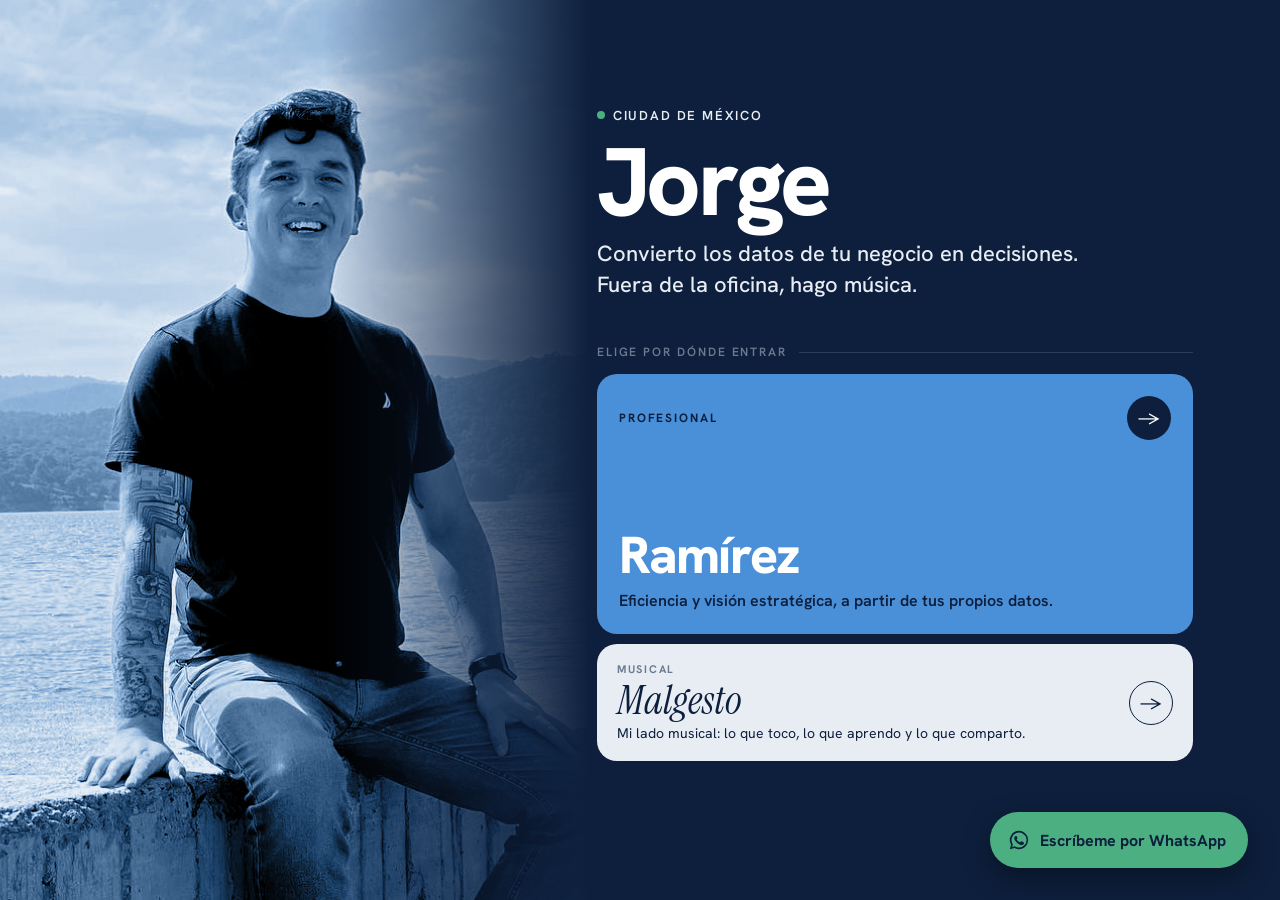
<file: index.html>
<!DOCTYPE html>
<html lang="es-MX">
<head>
<meta charset="utf-8">
<meta name="viewport" content="width=device-width, initial-scale=1">
<title>Jorge Ramírez · Jorge Malgesto</title>
<meta name="description" content="Eficiencia y visión estratégica, a partir de tus propios datos. Consultoría en inteligencia de negocios. Y música.">
<meta name="theme-color" content="#0d1f3c">
<meta property="og:type" content="website">
<meta property="og:title" content="Jorge Ramírez · Jorge Malgesto">
<meta property="og:description" content="Convierto los datos de tu negocio en decisiones. Fuera de la oficina, hago música.">
<meta property="og:image" content="https://0datadesk.github.io/jorgeramirez/img/jorge.jpg">
<meta property="og:url" content="https://0datadesk.github.io/jorgeramirez/">
<meta name="twitter:card" content="summary_large_image">
<link rel="preconnect" href="https://fonts.googleapis.com">
<link rel="preconnect" href="https://fonts.gstatic.com" crossorigin>
<link href="https://fonts.googleapis.com/css2?family=Hanken+Grotesk:wght@400;500;600;700;800&family=Instrument+Serif:ital@0;1&display=swap" rel="stylesheet">
<style>
:root{
  --navy:#0d1f3c; --navy-deep:#081428; --accent:#4a90d9; --accent-hover:#3f82c8;
  --green:#4caf82; --green-hover:#5cc292; --white:#ffffff; --gray:#6b7a90; --gray-light:#e8edf4;
}
*{box-sizing:border-box}
html,body{margin:0;background:var(--navy-deep)}
a{text-decoration:none;color:inherit}
body{display:flex;justify-content:center;min-height:100vh;font-family:'Hanken Grotesk',system-ui,sans-serif;color:var(--white);-webkit-font-smoothing:antialiased}
main{position:relative;width:100%;max-width:430px;min-height:100vh;background:var(--navy);display:flex;flex-direction:column;padding:0 0 104px;overflow:hidden}

.foto{position:relative;width:100%;height:380px;flex:none}
.foto img{position:absolute;inset:0;width:100%;height:100%;object-fit:cover;object-position:50% 12%;filter:grayscale(1) contrast(1.12) brightness(.92)}
.foto .tinte{position:absolute;inset:0;background:var(--accent);mix-blend-mode:color;opacity:.55;pointer-events:none}
.foto .fade{position:absolute;inset:0;pointer-events:none;background:linear-gradient(180deg,rgba(13,31,60,0) 0%,rgba(13,31,60,0) 40%,rgba(13,31,60,.6) 72%,var(--navy) 100%)}

.intro{position:relative;margin-top:-84px;padding:0 24px;display:flex;flex-direction:column;gap:12px}
.lugar{display:flex;align-items:center;gap:8px}
.lugar i{width:8px;height:8px;border-radius:50%;background:var(--green)}
.lugar span{font-size:13px;color:var(--gray-light);letter-spacing:.14em;text-transform:uppercase;font-weight:600}
h1{margin:0;font-size:64px;line-height:.95;font-weight:800;letter-spacing:-.035em}
.frase{margin:0;font-size:19px;line-height:1.4;font-weight:500;color:var(--gray-light);text-wrap:pretty}

.sep{padding:30px 24px 12px;display:flex;align-items:center;gap:12px}
.sep span{font-size:12px;letter-spacing:.16em;text-transform:uppercase;color:var(--gray);font-weight:600;white-space:nowrap}
.sep hr{flex:1;height:1px;border:0;margin:0;background:rgba(232,237,244,.14)}

.caminos{padding:0 20px;display:flex;flex-direction:column;gap:10px}
.ramirez{display:flex;flex-direction:column;justify-content:space-between;gap:28px;padding:22px;border-radius:20px;background:var(--accent);color:var(--white);min-height:236px;transition:background .15s}
.ramirez:hover{background:var(--accent-hover)}
.ramirez .fila{display:flex;justify-content:space-between;align-items:center}
.ramirez .tag{font-size:12px;letter-spacing:.16em;text-transform:uppercase;font-weight:700;color:var(--navy)}
.ramirez .flecha{width:44px;height:44px;border-radius:50%;background:var(--navy);color:var(--white);display:flex;align-items:center;justify-content:center;font-size:20px}
.ramirez .cuerpo{display:flex;flex-direction:column;gap:10px}
.ramirez .nombre{font-size:52px;line-height:.95;font-weight:800;letter-spacing:-.035em}
.ramirez .texto{font-size:16px;line-height:1.4;color:var(--navy);font-weight:600;text-wrap:pretty}

.malgesto{display:flex;align-items:center;justify-content:space-between;gap:16px;padding:18px 20px;border-radius:20px;background:var(--gray-light);color:var(--navy);min-height:104px;transition:background .15s}
.malgesto:hover{background:var(--white)}
.malgesto .col{display:flex;flex-direction:column;gap:6px}
.malgesto .tag{font-size:11px;letter-spacing:.16em;text-transform:uppercase;font-weight:700;color:var(--gray)}
.malgesto .nombre{font-family:'Instrument Serif',serif;font-style:italic;font-size:40px;line-height:.9;font-weight:400}
.malgesto .texto{font-size:14px;line-height:1.35;text-wrap:pretty}
.malgesto .flecha{flex:none;width:44px;height:44px;border-radius:50%;border:1.5px solid var(--navy);display:flex;align-items:center;justify-content:center;font-size:20px}

.wa{position:fixed;bottom:20px;left:50%;transform:translateX(-50%);white-space:nowrap;z-index:10;display:flex;align-items:center;gap:10px;height:56px;padding:0 22px 0 18px;border-radius:28px;background:var(--green);color:var(--navy);font-weight:700;font-size:16px;box-shadow:0 10px 28px rgba(0,0,0,.35);transition:background .15s}
.wa:hover{background:var(--green-hover)}
.wa svg{fill:var(--navy)}

.contenido{display:contents}
@media (min-width:900px){
  main{max-width:none;flex-direction:row;padding:0;min-height:100vh;background:var(--navy)}
  .foto{width:46%;height:auto;min-height:100vh;align-self:stretch}
  .foto img{object-position:50% 18%}
  .foto .fade{background:linear-gradient(90deg,rgba(13,31,60,0) 55%,rgba(13,31,60,.7) 85%,var(--navy) 100%)}
  .contenido{display:flex;flex-direction:column;justify-content:center;flex:1;max-width:660px;padding:64px 56px 96px 8px}
  .intro{margin-top:0;padding:0}
  h1{font-size:96px}
  .frase{font-size:22px;max-width:520px}
  .sep{padding:44px 0 14px}
  .caminos{padding:0}
  .ramirez{min-height:260px}
  .wa{left:auto;right:32px;bottom:32px;transform:none}
}
a:focus-visible{outline:3px solid var(--white);outline-offset:3px}
</style>
</head>
<body>
<main>
  <div class="foto">
    <img src="img/jorge.jpg" alt="Jorge sentado junto a un lago, sonriendo" width="892" height="892">
    <div class="tinte"></div>
    <div class="fade"></div>
  </div>

  <div class="contenido">
  <section class="intro">
    <div class="lugar"><i></i><span>Ciudad de México</span></div>
    <h1>Jorge</h1>
    <p class="frase">Convierto los datos de tu negocio en decisiones. Fuera de la oficina, hago música.</p>
  </section>

  <div class="sep"><span>Elige por dónde entrar</span><hr></div>

  <section class="caminos">
    <a class="ramirez" href="ramirez/">
      <div class="fila">
        <span class="tag">Profesional</span>
        <span class="flecha" aria-hidden="true">→</span>
      </div>
      <div class="cuerpo">
        <span class="nombre">Ramírez</span>
        <span class="texto">Eficiencia y visión estratégica, a partir de tus propios datos.</span>
      </div>
    </a>

    <a class="malgesto" href="malgesto/">
      <div class="col">
        <span class="tag">Musical</span>
        <span class="nombre">Malgesto</span>
        <span class="texto">Mi lado musical: lo que toco, lo que aprendo y lo que comparto.</span>
      </div>
      <span class="flecha" aria-hidden="true">→</span>
    </a>
  </section>
  </div>

  <a class="wa" href="https://wa.me/525543183792?text=Hola%20Jorge%2C%20vi%20tu%20tarjeta" aria-label="Escríbeme por WhatsApp">
    <svg width="22" height="22" viewBox="0 0 24 24" aria-hidden="true"><path d="M12 2a10 10 0 0 0-8.6 15.1L2 22l5-1.3A10 10 0 1 0 12 2zm0 18.2c-1.5 0-3-.4-4.2-1.2l-.3-.2-3 .8.8-2.9-.2-.3A8.2 8.2 0 1 1 12 20.2zm4.5-6.1c-.2-.1-1.5-.7-1.7-.8-.2-.1-.4-.1-.6.1l-.8 1c-.1.2-.3.2-.5.1a6.7 6.7 0 0 1-3.3-2.9c-.3-.4.2-.4.7-1.4.1-.2 0-.3 0-.4l-.8-1.8c-.2-.5-.4-.4-.6-.4h-.5a1 1 0 0 0-.7.3 3 3 0 0 0-.9 2.2 5.2 5.2 0 0 0 1.1 2.7 11.8 11.8 0 0 0 4.5 4c1.7.7 2.3.8 3.2.6.5-.1 1.5-.6 1.7-1.2.2-.6.2-1.1.2-1.2-.1-.1-.3-.2-.5-.3z"/></svg>
    <span>Escríbeme por WhatsApp</span>
  </a>
</main>
</body>
</html>
</file>
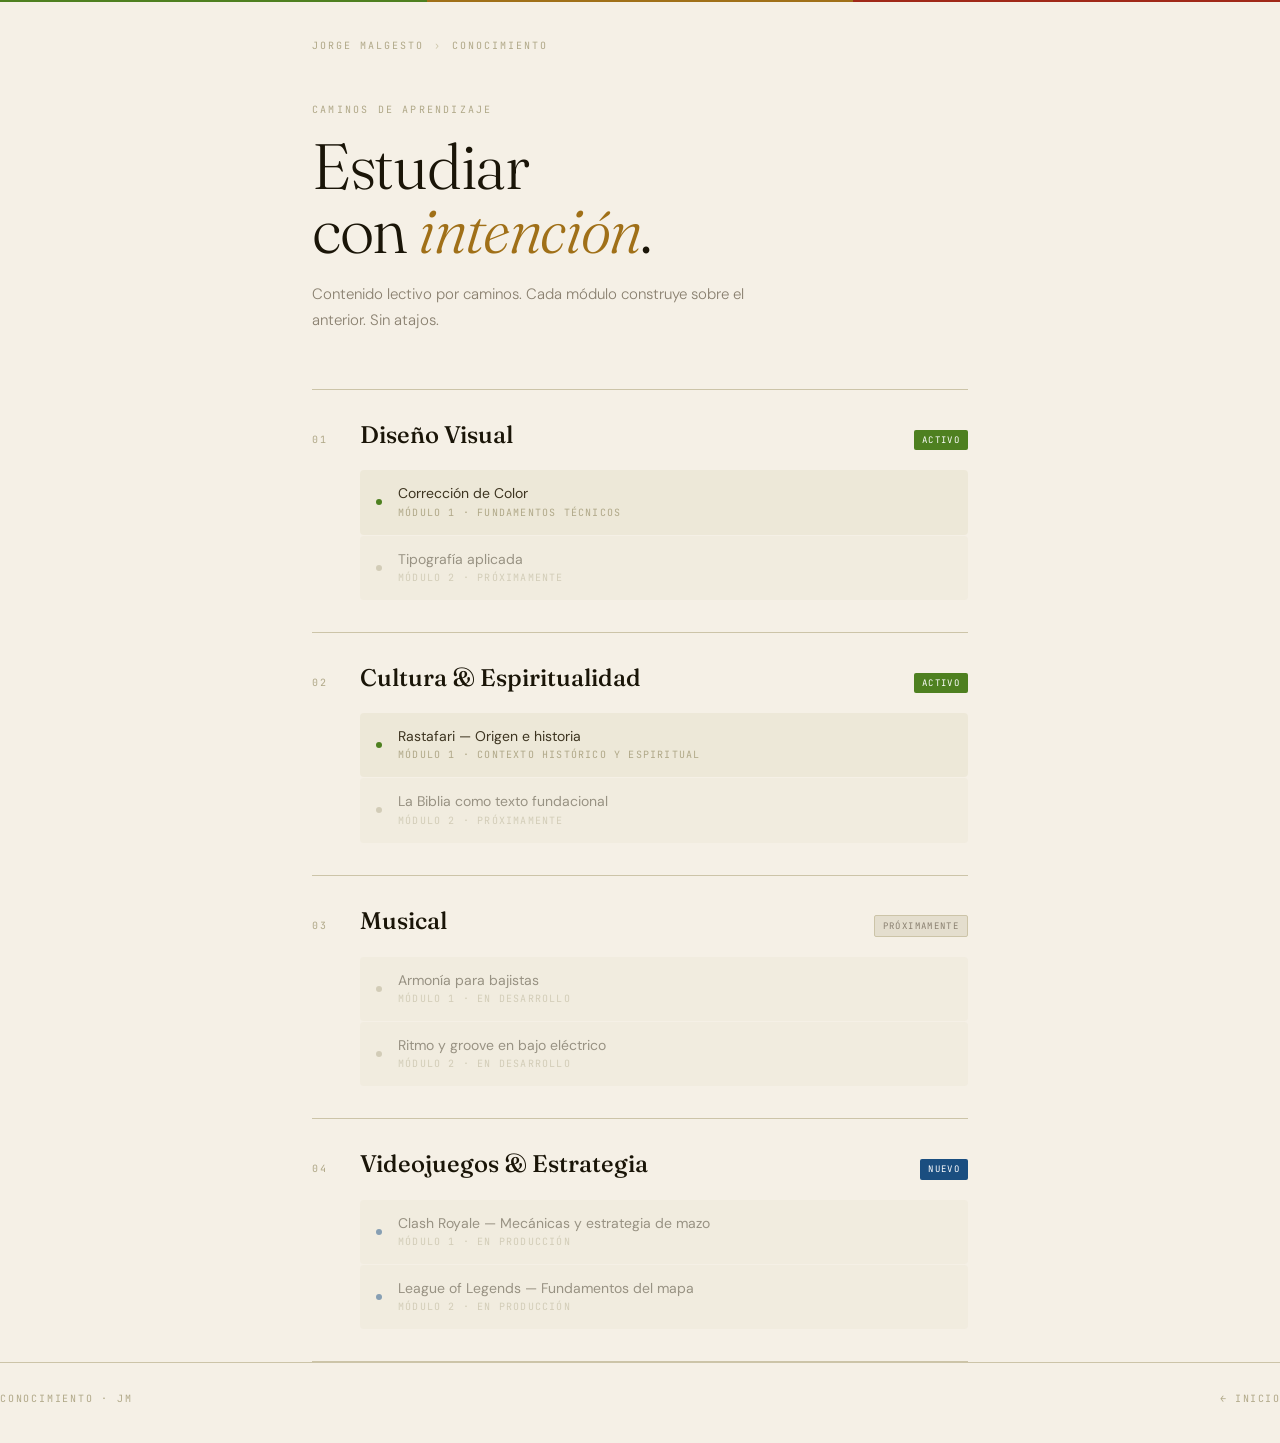
<file: conocimiento/index.html>
<!DOCTYPE html>
<html lang="es">
<head>
  <meta charset="UTF-8">
  <meta name="viewport" content="width=device-width, initial-scale=1.0">
  <title>Conocimiento · Jorge Malgesto</title>

  <link rel="preconnect" href="https://fonts.googleapis.com">
  <link rel="preconnect" href="https://fonts.gstatic.com" crossorigin>
  <link href="https://fonts.googleapis.com/css2?family=Fraunces:ital,opsz,wght@0,9..144,300;0,9..144,400;0,9..144,500;1,9..144,300;1,9..144,400;1,9..144,500&family=DM+Sans:wght@300;400;500&family=JetBrains+Mono:wght@400;500&display=swap" rel="stylesheet">

  <style>
    :root {
      --bg:          #f5f0e6;
      --bg-card:     #ede8d8;
      --bg-soft:     #e4dece;
      --text:        #1a1508;
      --text-soft:   #3d3420;
      --text-mute:   #6b6050;
      --text-dim:    #8a8070;
      --text-faint:  #b0a888;
      --border:      #ccc4a8;
      --green:       #4e8020;
      --gold:        #a07018;
      --red:         #a02818;
      --blue:        #1a4e80;

      --serif: 'Fraunces', Georgia, serif;
      --sans:  'DM Sans', system-ui, sans-serif;
      --mono:  'JetBrains Mono', monospace;
    }

    *, *::before, *::after { box-sizing: border-box; margin: 0; padding: 0; }
    html { -webkit-text-size-adjust: 100%; }

    body {
      background: var(--bg);
      color: var(--text);
      font-family: var(--sans);
      font-size: 16px;
      line-height: 1.6;
      min-height: 100dvh;
      -webkit-font-smoothing: antialiased;
    }

    a { color: inherit; text-decoration: none; }

    /* —— Stripe —— */
    .stripe {
      position: fixed;
      top: 0; left: 0; right: 0;
      height: 2px;
      display: flex;
      z-index: 100;
    }
    .stripe span { flex: 1; }
    .stripe span:nth-child(1) { background: var(--green); }
    .stripe span:nth-child(2) { background: var(--gold); }
    .stripe span:nth-child(3) { background: var(--red); }

    /* —— Layout —— */
    .page {
      padding-top: 2px;
      min-height: 100dvh;
      display: grid;
      grid-template-rows: auto 1fr auto;
    }

    .shell {
      max-width: 720px;
      margin: 0 auto;
      width: 100%;
      padding: 0 32px;
    }

    /* —— Header —— */
    .site-header {
      padding: 36px 0 0;
    }

    .breadcrumb {
      display: flex;
      align-items: center;
      gap: 10px;
      font-family: var(--mono);
      font-size: 10px;
      text-transform: uppercase;
      letter-spacing: 0.2em;
      color: var(--text-faint);
    }

    .breadcrumb a:hover { color: var(--green); }
    .breadcrumb-sep { color: var(--border); }

    /* —— Hero —— */
    .hero {
      padding: 48px 0 56px;
    }

    .hero-label {
      font-family: var(--mono);
      font-size: 10px;
      text-transform: uppercase;
      letter-spacing: 0.22em;
      color: var(--text-faint);
      display: block;
      margin-bottom: 16px;
    }

    .hero-title {
      font-family: var(--serif);
      font-weight: 300;
      font-size: clamp(40px, 7vw, 64px);
      line-height: 1.0;
      letter-spacing: -0.02em;
      color: var(--text);
      margin-bottom: 20px;
    }

    .hero-title em {
      font-style: italic;
      color: var(--gold);
    }

    .hero-desc {
      font-size: 15px;
      font-weight: 300;
      color: var(--text-dim);
      max-width: 480px;
      line-height: 1.7;
    }

    /* —— Caminos grid —— */
    .caminos {
      display: flex;
      flex-direction: column;
      gap: 0;
      border-top: 0.5px solid var(--border);
    }

    /* —— Camino item —— */
    .camino {
      border-bottom: 0.5px solid var(--border);
      padding: 32px 0;
    }

    .camino-header {
      display: flex;
      align-items: baseline;
      gap: 20px;
      margin-bottom: 20px;
      cursor: default;
    }

    .camino-num {
      font-family: var(--mono);
      font-size: 10px;
      text-transform: uppercase;
      letter-spacing: 0.2em;
      color: var(--text-faint);
      flex-shrink: 0;
      width: 28px;
    }

    .camino-title {
      font-family: var(--serif);
      font-size: 24px;
      font-weight: 500;
      color: var(--text);
      line-height: 1.1;
    }

    .camino-tag {
      font-family: var(--mono);
      font-size: 9px;
      text-transform: uppercase;
      letter-spacing: 0.15em;
      padding: 3px 8px;
      border-radius: 2px;
      margin-left: auto;
      flex-shrink: 0;
    }

    .tag-activo  { background: var(--green); color: #fff; }
    .tag-pronto  { background: var(--bg-soft); color: var(--text-dim); border: 0.5px solid var(--border); }
    .tag-nuevo   { background: var(--blue); color: #fff; }

    /* —— Módulos dentro del camino —— */
    .modulos {
      display: flex;
      flex-direction: column;
      gap: 1px;
      margin-left: 48px;
    }

    .modulo {
      display: flex;
      align-items: center;
      gap: 16px;
      padding: 14px 16px;
      background: var(--bg-card);
      border-radius: 4px;
      transition: background 180ms, gap 180ms;
      position: relative;
    }

    .modulo.disponible {
      cursor: pointer;
    }

    .modulo.disponible:hover {
      background: var(--bg-soft);
      gap: 20px;
    }

    .modulo.disponible:hover .modulo-arrow {
      opacity: 1;
      transform: translateX(3px);
    }

    .modulo.bloqueado {
      opacity: 0.5;
      cursor: default;
    }

    .modulo-dot {
      width: 6px;
      height: 6px;
      border-radius: 50%;
      flex-shrink: 0;
    }

    .dot-listo   { background: var(--green); }
    .dot-pendiente { background: var(--text-faint); }
    .dot-nuevo   { background: var(--blue); }

    .modulo-body { flex: 1; }

    .modulo-titulo {
      font-family: var(--sans);
      font-size: 14px;
      font-weight: 400;
      color: var(--text-soft);
      line-height: 1.3;
    }

    .modulo-meta {
      font-family: var(--mono);
      font-size: 10px;
      text-transform: uppercase;
      letter-spacing: 0.12em;
      color: var(--text-faint);
      margin-top: 2px;
    }

    .modulo-arrow {
      font-size: 14px;
      color: var(--text-dim);
      opacity: 0;
      transition: opacity 180ms, transform 180ms;
      flex-shrink: 0;
    }

    /* —— Footer —— */
    .site-footer {
      padding: 28px 0 36px;
      border-top: 0.5px solid var(--border);
      display: flex;
      align-items: center;
      justify-content: space-between;
    }

    .footer-sig {
      font-family: var(--mono);
      font-size: 10px;
      text-transform: uppercase;
      letter-spacing: 0.18em;
      color: var(--text-faint);
    }

    .footer-back {
      font-family: var(--mono);
      font-size: 10px;
      text-transform: uppercase;
      letter-spacing: 0.15em;
      color: var(--text-faint);
      transition: color 150ms;
    }

    .footer-back:hover { color: var(--green); }

    /* —— Animaciones —— */
    @keyframes rise {
      from { opacity: 0; transform: translateY(10px); }
      to   { opacity: 1; transform: translateY(0); }
    }

    .hero         { animation: rise 0.55s ease-out both; }
    .camino:nth-child(1) { animation: rise 0.45s ease-out 0.1s both; }
    .camino:nth-child(2) { animation: rise 0.45s ease-out 0.17s both; }
    .camino:nth-child(3) { animation: rise 0.45s ease-out 0.24s both; }
    .camino:nth-child(4) { animation: rise 0.45s ease-out 0.31s both; }

    /* —— Mobile —— */
    @media (max-width: 480px) {
      .shell { padding: 0 20px; }
      .hero  { padding: 36px 0 44px; }
      .modulos { margin-left: 0; }
      .camino-tag { display: none; }
    }
  </style>
</head>
<body>

<div class="stripe" aria-hidden="true">
  <span></span><span></span><span></span>
</div>

<div class="page">

  <header class="site-header">
    <div class="shell">
      <nav class="breadcrumb" aria-label="Ubicación">
        <a href="../">Jorge Malgesto</a>
        <span class="breadcrumb-sep">›</span>
        <span>Conocimiento</span>
      </nav>
    </div>
  </header>

  <main>
    <div class="shell">

      <section class="hero">
        <span class="hero-label">Caminos de aprendizaje</span>
        <h1 class="hero-title">Estudiar<br>con <em>intención</em>.</h1>
        <p class="hero-desc">Contenido lectivo por caminos. Cada módulo construye sobre el anterior. Sin atajos.</p>
      </section>

      <div class="caminos" role="list">

        <!-- Camino 01: Diseño Visual -->
        <div class="camino" role="listitem">
          <div class="camino-header">
            <span class="camino-num">01</span>
            <h2 class="camino-title">Diseño Visual</h2>
            <span class="camino-tag tag-activo">Activo</span>
          </div>
          <div class="modulos">
            <a href="correccion-de-color/" class="modulo disponible">
              <span class="modulo-dot dot-listo"></span>
              <div class="modulo-body">
                <div class="modulo-titulo">Corrección de Color</div>
                <div class="modulo-meta">Módulo 1 · Fundamentos técnicos</div>
              </div>
              <span class="modulo-arrow">→</span>
            </a>
            <div class="modulo bloqueado">
              <span class="modulo-dot dot-pendiente"></span>
              <div class="modulo-body">
                <div class="modulo-titulo">Tipografía aplicada</div>
                <div class="modulo-meta">Módulo 2 · Próximamente</div>
              </div>
            </div>
          </div>
        </div>

        <!-- Camino 02: Cultura & Espiritualidad -->
        <div class="camino" role="listitem">
          <div class="camino-header">
            <span class="camino-num">02</span>
            <h2 class="camino-title">Cultura &amp; Espiritualidad</h2>
            <span class="camino-tag tag-activo">Activo</span>
          </div>
          <div class="modulos">
            <a href="rastafari/" class="modulo disponible">
              <span class="modulo-dot dot-listo"></span>
              <div class="modulo-body">
                <div class="modulo-titulo">Rastafari — Origen e historia</div>
                <div class="modulo-meta">Módulo 1 · Contexto histórico y espiritual</div>
              </div>
              <span class="modulo-arrow">→</span>
            </a>
            <div class="modulo bloqueado">
              <span class="modulo-dot dot-pendiente"></span>
              <div class="modulo-body">
                <div class="modulo-titulo">La Biblia como texto fundacional</div>
                <div class="modulo-meta">Módulo 2 · Próximamente</div>
              </div>
            </div>
          </div>
        </div>

        <!-- Camino 03: Musical -->
        <div class="camino" role="listitem">
          <div class="camino-header">
            <span class="camino-num">03</span>
            <h2 class="camino-title">Musical</h2>
            <span class="camino-tag tag-pronto">Próximamente</span>
          </div>
          <div class="modulos">
            <div class="modulo bloqueado">
              <span class="modulo-dot dot-pendiente"></span>
              <div class="modulo-body">
                <div class="modulo-titulo">Armonía para bajistas</div>
                <div class="modulo-meta">Módulo 1 · En desarrollo</div>
              </div>
            </div>
            <div class="modulo bloqueado">
              <span class="modulo-dot dot-pendiente"></span>
              <div class="modulo-body">
                <div class="modulo-titulo">Ritmo y groove en bajo eléctrico</div>
                <div class="modulo-meta">Módulo 2 · En desarrollo</div>
              </div>
            </div>
          </div>
        </div>

        <!-- Camino 04: Videojuegos & Estrategia — NUEVO -->
        <div class="camino" role="listitem">
          <div class="camino-header">
            <span class="camino-num">04</span>
            <h2 class="camino-title">Videojuegos &amp; Estrategia</h2>
            <span class="camino-tag tag-nuevo">Nuevo</span>
          </div>
          <div class="modulos">
            <div class="modulo bloqueado">
              <span class="modulo-dot dot-nuevo"></span>
              <div class="modulo-body">
                <div class="modulo-titulo">Clash Royale — Mecánicas y estrategia de mazo</div>
                <div class="modulo-meta">Módulo 1 · En producción</div>
              </div>
            </div>
            <div class="modulo bloqueado">
              <span class="modulo-dot dot-nuevo"></span>
              <div class="modulo-body">
                <div class="modulo-titulo">League of Legends — Fundamentos del mapa</div>
                <div class="modulo-meta">Módulo 2 · En producción</div>
              </div>
            </div>
          </div>
        </div>

      </div>

    </div>
  </main>

  <footer class="site-footer">
    <div class="shell" style="display:contents">
      <span class="footer-sig">Conocimiento · JM</span>
      <a href="../" class="footer-back">← Inicio</a>
    </div>
  </footer>

</div>

</body>
</html>
</file>
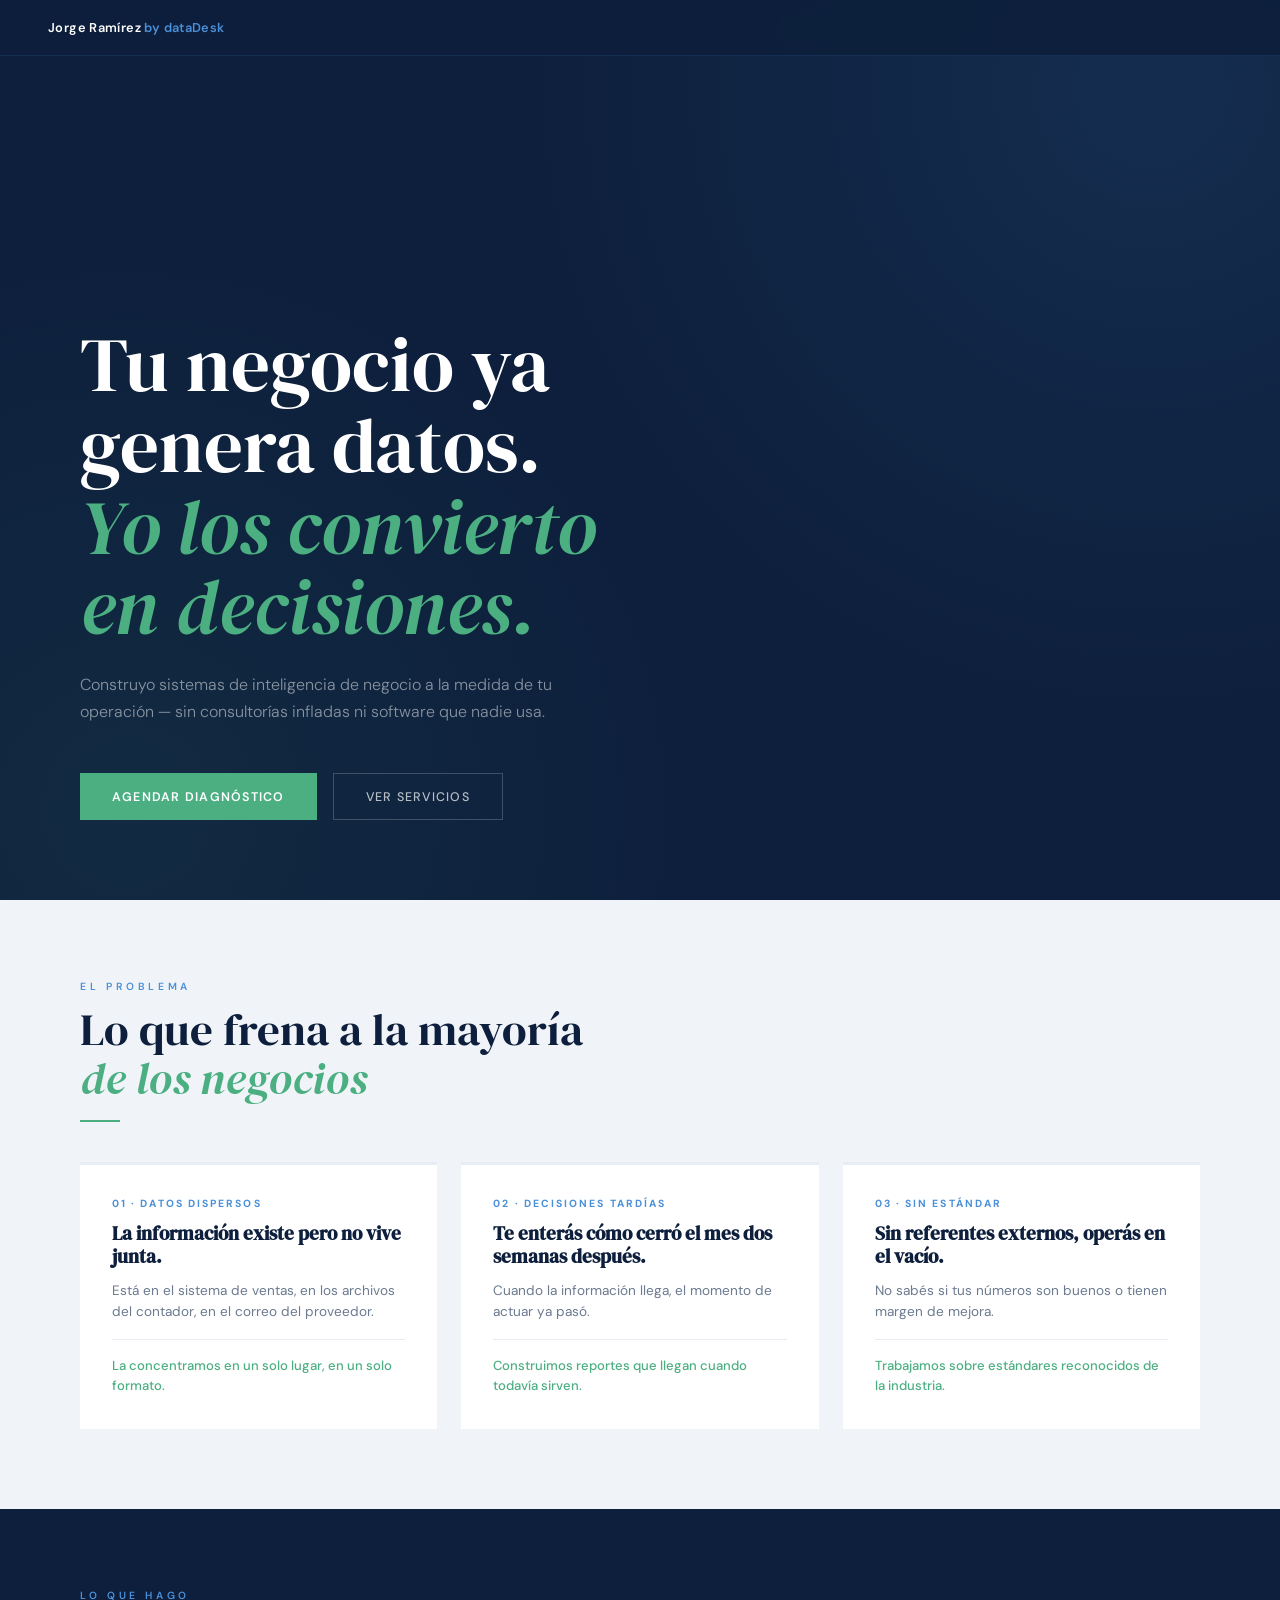
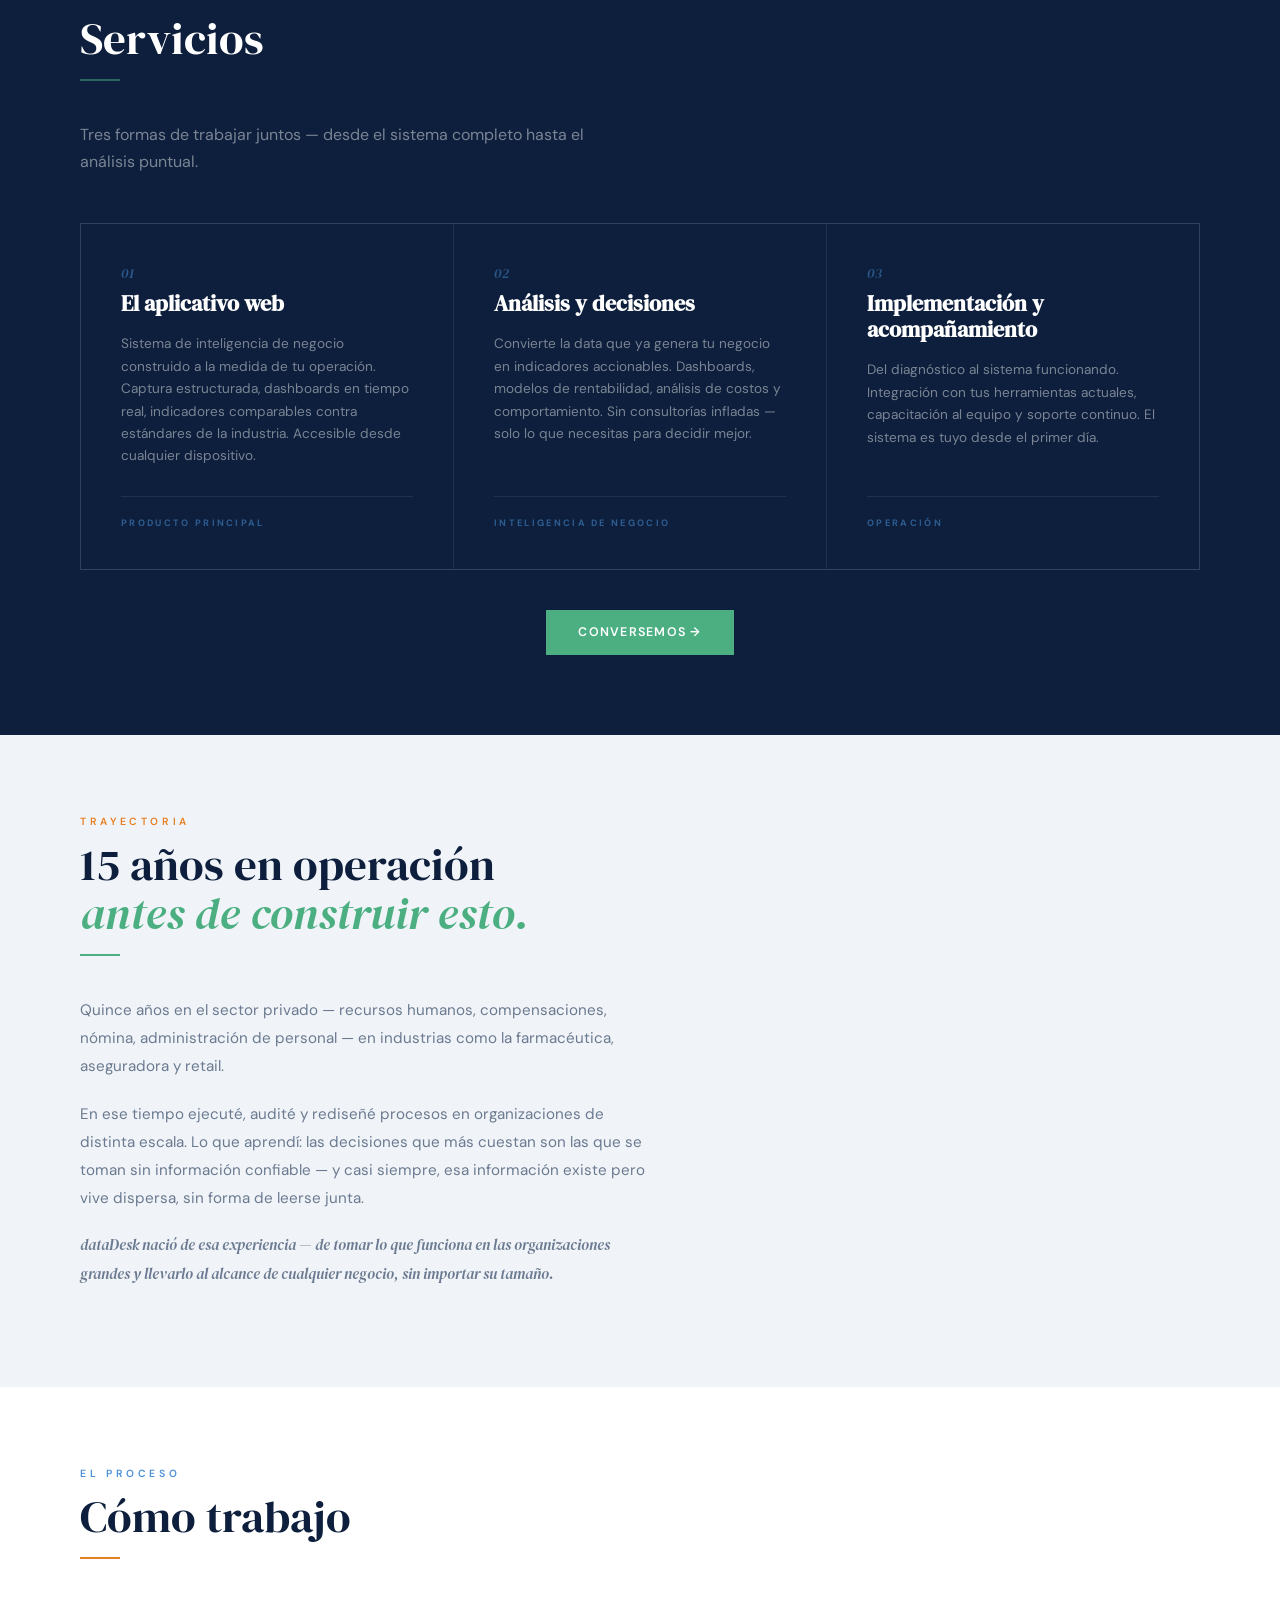
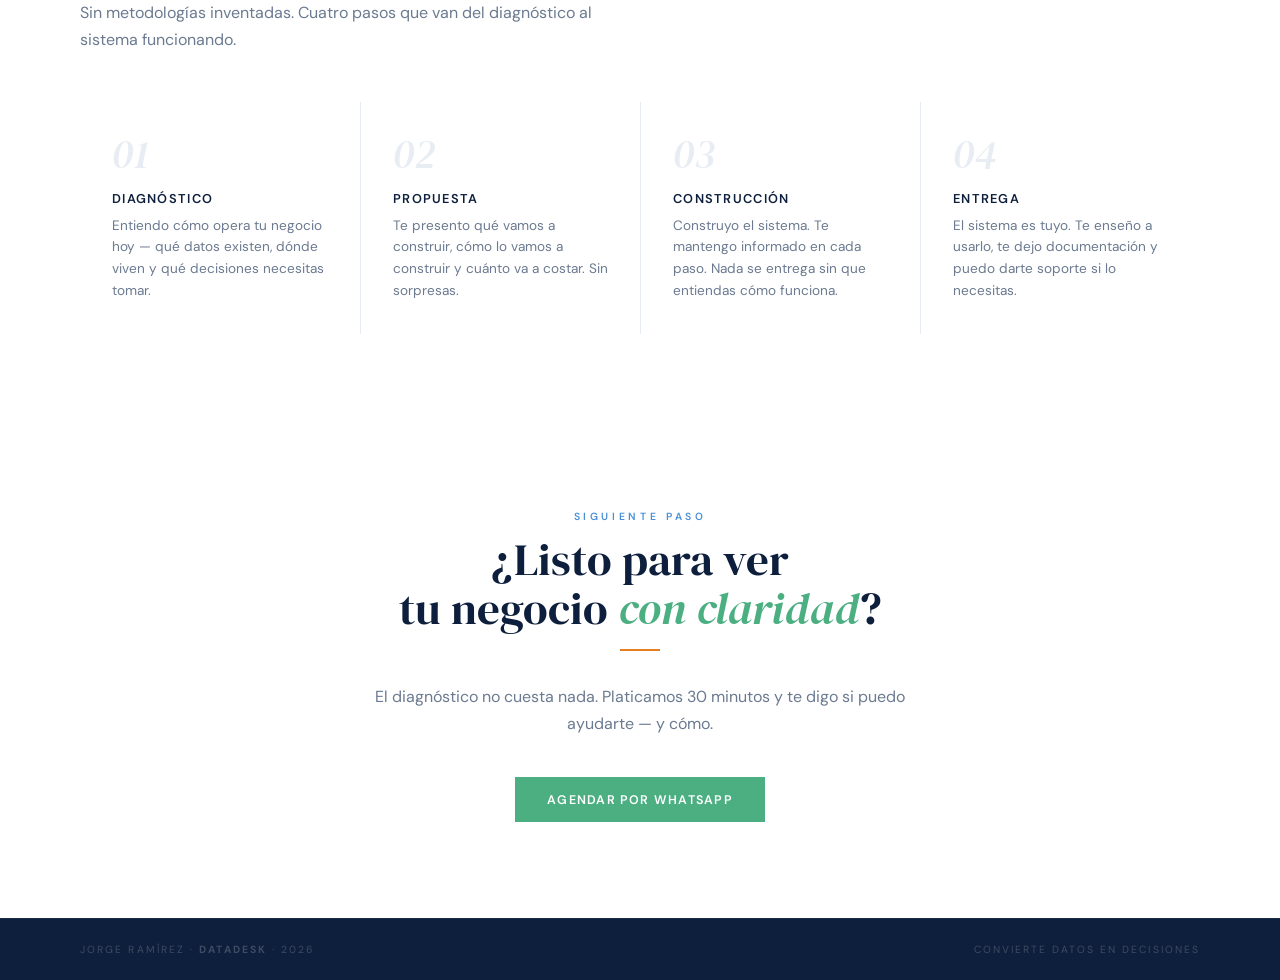
<file: jorgeramirez/index.html>
<!DOCTYPE html>
<html lang="es">
<head>
  <meta charset="UTF-8">
  <meta name="viewport" content="width=device-width, initial-scale=1.0">
  <title>Jorge Ramírez · dataDesk — Convierte datos en decisiones</title>
  <link rel="preconnect" href="https://fonts.googleapis.com">
  <link rel="preconnect" href="https://fonts.gstatic.com" crossorigin>
  <link href="https://fonts.googleapis.com/css2?family=DM+Serif+Display:ital@0;1&family=DM+Sans:opsz,wght@9..40,300;9..40,400;9..40,500;9..40,600&display=swap" rel="stylesheet">
  <link rel="stylesheet" href="../styles.css">
  <style>
    :root {
      --navy: #0d1f3c;
      --navy-mid: #1a3a6b;
      --blue: #2e5fa3;
      --accent: #4a90d9;
      --green: #4caf82;
      --white: #ffffff;
      --off-white: #f0f4f8;
      --gray: #6b7a90;
      --gray-light: #e8edf4;
      --ink: #1a2333;
    }

    * { box-sizing: border-box; margin: 0; padding: 0; }

    body {
      font-family: 'DM Sans', sans-serif;
      background: var(--white);
      color: var(--ink);
      -webkit-font-smoothing: antialiased;
    }

    /* FADE IN */
    .fade-in {
      opacity: 0;
      transform: translateY(20px);
      transition: opacity 0.6s ease, transform 0.6s ease;
    }
    .fade-in.visible {
      opacity: 1;
      transform: translateY(0);
    }

    /* ===== HERO ===== */
    .hero {
      min-height: 100vh;
      background: var(--navy);
      display: flex;
      flex-direction: column;
      justify-content: flex-end;
      padding: 9rem 5rem 5rem;
      position: relative;
      overflow: hidden;
    }

    .hero::before {
      content: '';
      position: absolute;
      inset: 0;
      background:
        radial-gradient(circle at 90% 10%, rgba(74,144,217,0.12) 0%, transparent 45%),
        radial-gradient(circle at 10% 90%, rgba(76,175,130,0.08) 0%, transparent 40%);
    }

    .hero-eyebrow {
      font-size: 0.7rem;
      font-weight: 600;
      letter-spacing: 0.35em;
      text-transform: uppercase;
      color: var(--accent);
      margin-bottom: 1.5rem;
      position: relative;
    }

    .hero-title {
      font-family: 'DM Serif Display', serif;
      font-size: clamp(2.8rem, 6vw, 5.5rem);
      font-weight: 400;
      line-height: 1.05;
      color: var(--white);
      max-width: 820px;
      position: relative;
      margin-bottom: 1.5rem;
    }

    .hero-title em {
      font-style: italic;
      color: var(--green);
    }

    .hero-sub {
      font-size: 1rem;
      font-weight: 300;
      color: rgba(255,255,255,0.5);
      max-width: 480px;
      line-height: 1.7;
      position: relative;
      margin-bottom: 3rem;
    }

    .hero-ctas {
      display: flex;
      gap: 1rem;
      position: relative;
    }

    .btn-primary {
      display: inline-flex;
      align-items: center;
      gap: 0.5rem;
      background: var(--green);
      color: var(--white);
      text-decoration: none;
      padding: 0.9rem 2rem;
      font-size: 0.78rem;
      font-weight: 600;
      letter-spacing: 0.1em;
      text-transform: uppercase;
      transition: background 0.2s;
    }

    .btn-primary:hover { background: #3d9e72; }

    .btn-secondary {
      display: inline-flex;
      align-items: center;
      gap: 0.5rem;
      border: 1px solid rgba(255,255,255,0.2);
      color: rgba(255,255,255,0.7);
      text-decoration: none;
      padding: 0.9rem 2rem;
      font-size: 0.78rem;
      font-weight: 500;
      letter-spacing: 0.1em;
      text-transform: uppercase;
      transition: border-color 0.2s, color 0.2s;
    }

    .btn-secondary:hover {
      border-color: rgba(255,255,255,0.5);
      color: var(--white);
    }

    /* ===== SECTIONS ===== */
    section { padding: 5rem; }

    .section-label {
      font-size: 0.65rem;
      font-weight: 600;
      letter-spacing: 0.35em;
      text-transform: uppercase;
      color: var(--accent);
      margin-bottom: 0.75rem;
      display: block;
    }

    .section-title {
      font-family: 'DM Serif Display', serif;
      font-size: clamp(1.8rem, 3.5vw, 3rem);
      font-weight: 400;
      line-height: 1.1;
      color: var(--navy);
      margin-bottom: 1rem;
    }

    .section-title em {
      font-style: italic;
      color: var(--green);
    }

    .section-lead {
      font-size: 1rem;
      color: var(--gray);
      max-width: 560px;
      line-height: 1.7;
      margin-bottom: 3rem;
    }

    .divider {
      width: 40px;
      height: 2px;
      background: var(--green);
      border: none;
      margin: 1rem 0 2.5rem;
    }

    /* ===== DIAGNÓSTICO ===== */
    .diagnostico {
      background: var(--off-white);
    }

    .diag-grid {
      display: grid;
      grid-template-columns: repeat(3, 1fr);
      gap: 1.5rem;
      margin-top: 1rem;
    }

    .diag-card {
      background: var(--white);
      padding: 2rem;
      border-top: 3px solid var(--gray-light);
      transition: border-color 0.2s;
    }

    .diag-card:hover { border-top-color: var(--green); }

    .diag-icon {
      font-size: 0.65rem;
      font-weight: 700;
      letter-spacing: 0.2em;
      text-transform: uppercase;
      color: var(--accent);
      margin-bottom: 0.75rem;
      display: block;
    }

    .diag-problem {
      font-family: 'DM Serif Display', serif;
      font-size: 1.2rem;
      color: var(--navy);
      margin-bottom: 0.75rem;
      line-height: 1.2;
    }

    .diag-solution {
      font-size: 0.85rem;
      color: var(--gray);
      line-height: 1.6;
    }

    .diag-solution strong {
      color: var(--green);
      font-weight: 600;
    }

    .diag-sep {
      border-top: 1px solid var(--gray-light);
      margin-top: 1rem;
      padding-top: 1rem;
    }

    .diag-solve {
      font-size: 0.82rem;
      color: var(--green);
      line-height: 1.55;
      font-weight: 500;
    }

    /* ===== SERVICIOS / PROPUESTAS ===== */
    .servicios {
      background: var(--navy);
    }

    .servicios .section-title { color: var(--white); }
    .servicios .section-lead { color: rgba(255,255,255,0.45); }
    .servicios .section-label { color: var(--accent); }
    .servicios .divider { background: rgba(76,175,130,0.5); }

    .propuestas-grid {
      display: grid;
      grid-template-columns: repeat(3, 1fr);
      gap: 1px;
      background: rgba(255,255,255,0.08);
      border: 1px solid rgba(255,255,255,0.08);
    }

    .propuesta-card {
      background: var(--navy);
      padding: 2.5rem;
      display: flex;
      flex-direction: column;
      transition: background 0.2s;
    }

    .propuesta-card:hover { background: rgba(255,255,255,0.04); }

    .propuesta-num {
      font-family: 'DM Serif Display', serif;
      font-size: 0.85rem;
      font-style: italic;
      color: rgba(74,144,217,0.5);
      display: block;
      margin-bottom: 0.5rem;
    }

    .propuesta-title {
      font-family: 'DM Serif Display', serif;
      font-size: 1.35rem;
      color: var(--white);
      margin-bottom: 1rem;
      line-height: 1.2;
    }

    .propuesta-desc {
      font-size: 0.85rem;
      color: rgba(255,255,255,0.45);
      line-height: 1.65;
      flex: 1;
      margin-bottom: 1.75rem;
    }

    .propuesta-footer {
      display: flex;
      align-items: center;
      justify-content: space-between;
      padding-top: 1.25rem;
      border-top: 1px solid rgba(255,255,255,0.08);
    }

    .propuesta-tag {
      font-size: 0.58rem;
      font-weight: 700;
      letter-spacing: 0.25em;
      text-transform: uppercase;
      color: rgba(74,144,217,0.55);
    }

    .propuesta-cta {
      font-size: 0.72rem;
      font-weight: 600;
      letter-spacing: 0.08em;
      color: var(--green);
      text-decoration: none;
      transition: color 0.2s;
    }

    .propuesta-cta:hover { color: #5dce99; }

    .servicios-cta {
      text-align: center;
      margin-top: 2.5rem;
    }

    /* ===== TRAYECTORIA ===== */
    .validado {
      background: var(--off-white);
    }

    .validado .section-label { color: var(--orange); }

    .validado-text p {
      font-size: 0.95rem;
      line-height: 1.85;
      color: var(--gray);
      max-width: 580px;
      margin-bottom: 1.2rem;
    }

    .validado-origen {
      font-family: 'DM Serif Display', serif;
      font-size: 1.1rem;
      font-style: italic;
      color: var(--navy);
      margin-top: 0.5rem;
    }

    /* ===== CÓMO TRABAJO ===== */
    .como-trabajo {
      background: var(--white);
    }

    .pasos {
      display: grid;
      grid-template-columns: repeat(4, 1fr);
      gap: 0;
      margin-top: 1rem;
    }

    .paso {
      padding: 2rem;
      border-left: 1px solid var(--gray-light);
      position: relative;
    }

    .paso:first-child { border-left: none; }

    .paso-num {
      font-family: 'DM Serif Display', serif;
      font-size: 2.5rem;
      font-style: italic;
      color: var(--gray-light);
      display: block;
      margin-bottom: 1rem;
      line-height: 1;
    }

    .paso-title {
      font-size: 0.8rem;
      font-weight: 600;
      letter-spacing: 0.1em;
      text-transform: uppercase;
      color: var(--navy);
      margin-bottom: 0.5rem;
    }

    .paso-desc {
      font-size: 0.85rem;
      color: var(--gray);
      line-height: 1.6;
    }

    /* ===== CTA / CONTACTO ===== */
    .contacto {
      background: var(--white);
      text-align: center;
      padding: 6rem 5rem;
    }

    .contacto .section-title {
      max-width: 500px;
      margin: 0 auto 1rem;
    }

    .contacto .section-lead {
      margin: 0 auto 2.5rem;
      text-align: center;
    }

    /* ===== FOOTER ===== */
    .footer {
      background: var(--navy);
      padding: 1.5rem 5rem;
      display: flex;
      justify-content: space-between;
      align-items: center;
      border-top: 1px solid rgba(255,255,255,0.06);
    }

    .footer span {
      font-size: 0.65rem;
      letter-spacing: 0.2em;
      text-transform: uppercase;
      color: rgba(255,255,255,0.2);
    }

    .como-trabajo .divider { background: var(--orange); }
    .contacto .divider { background: var(--orange); }

    @media (max-width: 900px) {
      .hero { padding: 7rem 2rem 3.5rem; }
      section { padding: 3.5rem 2rem; }
      .diag-grid { grid-template-columns: 1fr; }
      .pasos { grid-template-columns: 1fr 1fr; }
      .propuestas-grid { grid-template-columns: 1fr; }
      .contacto { padding: 3.5rem 2rem; }
      .footer { padding: 1.5rem 2rem; flex-direction: column; gap: 0.5rem; }
      .hero-ctas { flex-direction: column; }
    }

    @media (max-width: 560px) {
      .pasos { grid-template-columns: 1fr; }
    }

    .nav-brand { text-transform: none !important; letter-spacing: 0.03em !important; }
    .nav-links { display: none; }
    .brand-inline { text-transform: none; letter-spacing: 0.04em; font-weight: 700; }
  </style>
</head>
<body>

  <nav class="site-nav">
    <a href="../index.html" class="nav-brand">Jorge Ramírez <span>by dataDesk</span></a>
    <ul class="nav-links">
      <li><a href="../restaurantes.html">Restaurantes</a></li>
      <li><a href="index.html" class="active">Mi trabajo</a></li>
      <li><a href="../acerca.html">Acerca de mí</a></li>
    </ul>
  </nav>

  <!-- HERO -->
  <section class="hero">
    <h1 class="hero-title">Tu negocio ya<br>genera datos.<br><em>Yo los convierto<br>en decisiones.</em></h1>
    <p class="hero-sub">Construyo sistemas de inteligencia de negocio a la medida de tu operación — sin consultorías infladas ni software que nadie usa.</p>
    <div class="hero-ctas">
      <a href="https://wa.me/525543183792" class="btn-primary" target="_blank">Agendar diagnóstico</a>
      <a href="#servicios" class="btn-secondary">Ver servicios</a>
    </div>
  </section>

  <!-- DIAGNÓSTICO -->
  <section class="diagnostico">
    <span class="section-label fade-in">El problema</span>
    <h2 class="section-title fade-in">Lo que frena a la mayoría<br><em>de los negocios</em></h2>
    <hr class="divider fade-in">

    <div class="diag-grid">
      <div class="diag-card fade-in">
        <span class="diag-icon">01 · Datos dispersos</span>
        <h3 class="diag-problem">La información existe pero no vive junta.</h3>
        <p class="diag-solution">Está en el sistema de ventas, en los archivos del contador, en el correo del proveedor.</p>
        <div class="diag-sep">
          <p class="diag-solve">La concentramos en un solo lugar, en un solo formato.</p>
        </div>
      </div>
      <div class="diag-card fade-in">
        <span class="diag-icon">02 · Decisiones tardías</span>
        <h3 class="diag-problem">Te enterás cómo cerró el mes dos semanas después.</h3>
        <p class="diag-solution">Cuando la información llega, el momento de actuar ya pasó.</p>
        <div class="diag-sep">
          <p class="diag-solve">Construimos reportes que llegan cuando todavía sirven.</p>
        </div>
      </div>
      <div class="diag-card fade-in">
        <span class="diag-icon">03 · Sin estándar</span>
        <h3 class="diag-problem">Sin referentes externos, operás en el vacío.</h3>
        <p class="diag-solution">No sabés si tus números son buenos o tienen margen de mejora.</p>
        <div class="diag-sep">
          <p class="diag-solve">Trabajamos sobre estándares reconocidos de la industria.</p>
        </div>
      </div>
    </div>
  </section>

  <!-- SERVICIOS / PROPUESTAS -->
  <section class="servicios" id="servicios">
    <span class="section-label fade-in">Lo que hago</span>
    <h2 class="section-title fade-in">Servicios</h2>
    <hr class="divider fade-in">
    <p class="section-lead fade-in">Tres formas de trabajar juntos — desde el sistema completo hasta el análisis puntual.</p>

    <div class="propuestas-grid fade-in">

      <div class="propuesta-card">
        <span class="propuesta-num">01</span>
        <h3 class="propuesta-title">El aplicativo web</h3>
        <p class="propuesta-desc">Sistema de inteligencia de negocio construido a la medida de tu operación. Captura estructurada, dashboards en tiempo real, indicadores comparables contra estándares de la industria. Accesible desde cualquier dispositivo.</p>
        <div class="propuesta-footer">
          <span class="propuesta-tag">Producto principal</span>
        </div>
      </div>

      <div class="propuesta-card">
        <span class="propuesta-num">02</span>
        <h3 class="propuesta-title">Análisis y decisiones</h3>
        <p class="propuesta-desc">Convierte la data que ya genera tu negocio en indicadores accionables. Dashboards, modelos de rentabilidad, análisis de costos y comportamiento. Sin consultorías infladas — solo lo que necesitas para decidir mejor.</p>
        <div class="propuesta-footer">
          <span class="propuesta-tag">Inteligencia de negocio</span>
        </div>
      </div>

      <div class="propuesta-card">
        <span class="propuesta-num">03</span>
        <h3 class="propuesta-title">Implementación y acompañamiento</h3>
        <p class="propuesta-desc">Del diagnóstico al sistema funcionando. Integración con tus herramientas actuales, capacitación al equipo y soporte continuo. El sistema es tuyo desde el primer día.</p>
        <div class="propuesta-footer">
          <span class="propuesta-tag">Operación</span>
        </div>
      </div>

    </div>

    <div class="servicios-cta">
      <a href="https://wa.me/525543183792" class="btn-primary" target="_blank">Conversemos →</a>
    </div>
  </section>

  <!-- TRAYECTORIA -->
  <section class="validado">
    <span class="section-label fade-in">Trayectoria</span>
    <h2 class="section-title fade-in">15 años en operación<br><em>antes de construir esto.</em></h2>
    <hr class="divider fade-in">
    <div class="validado-text fade-in">
      <p>Quince años en el sector privado — recursos humanos, compensaciones, nómina, administración de personal — en industrias como la farmacéutica, aseguradora y retail.</p>
      <p>En ese tiempo ejecuté, audité y rediseñé procesos en organizaciones de distinta escala. Lo que aprendí: las decisiones que más cuestan son las que se toman sin información confiable — y casi siempre, esa información existe pero vive dispersa, sin forma de leerse junta.</p>
      <p class="validado-origen">dataDesk nació de esa experiencia — de tomar lo que funciona en las organizaciones grandes y llevarlo al alcance de cualquier negocio, sin importar su tamaño.</p>
    </div>
  </section>

  <!-- CÓMO TRABAJO -->
  <section class="como-trabajo">
    <span class="section-label fade-in">El proceso</span>
    <h2 class="section-title fade-in">Cómo trabajo</h2>
    <hr class="divider fade-in">
    <p class="section-lead fade-in">Sin metodologías inventadas. Cuatro pasos que van del diagnóstico al sistema funcionando.</p>

    <div class="pasos fade-in">
      <div class="paso">
        <span class="paso-num">01</span>
        <div class="paso-title">Diagnóstico</div>
        <p class="paso-desc">Entiendo cómo opera tu negocio hoy — qué datos existen, dónde viven y qué decisiones necesitas tomar.</p>
      </div>
      <div class="paso">
        <span class="paso-num">02</span>
        <div class="paso-title">Propuesta</div>
        <p class="paso-desc">Te presento qué vamos a construir, cómo lo vamos a construir y cuánto va a costar. Sin sorpresas.</p>
      </div>
      <div class="paso">
        <span class="paso-num">03</span>
        <div class="paso-title">Construcción</div>
        <p class="paso-desc">Construyo el sistema. Te mantengo informado en cada paso. Nada se entrega sin que entiendas cómo funciona.</p>
      </div>
      <div class="paso">
        <span class="paso-num">04</span>
        <div class="paso-title">Entrega</div>
        <p class="paso-desc">El sistema es tuyo. Te enseño a usarlo, te dejo documentación y puedo darte soporte si lo necesitas.</p>
      </div>
    </div>
  </section>

  <!-- CONTACTO -->
  <section class="contacto">
    <span class="section-label fade-in">Siguiente paso</span>
    <h2 class="section-title fade-in">¿Listo para ver<br>tu negocio <em>con claridad</em>?</h2>
    <hr class="divider fade-in" style="margin: 1rem auto 2rem">
    <p class="section-lead fade-in">El diagnóstico no cuesta nada. Platicamos 30 minutos y te digo si puedo ayudarte — y cómo.</p>
    <a href="https://wa.me/525543183792" class="btn-primary fade-in" target="_blank" style="display:inline-flex">Agendar por WhatsApp</a>
  </section>

  <footer class="footer">
    <span>Jorge Ramírez · <span class="brand-inline">dataDesk</span> · 2026</span>
    <span>Convierte datos en decisiones</span>
  </footer>

  <a href="https://wa.me/525543183792" class="wa-float" target="_blank" aria-label="WhatsApp">
    <svg viewBox="0 0 24 24" xmlns="http://www.w3.org/2000/svg">
      <path d="M17.472 14.382c-.297-.149-1.758-.867-2.03-.967-.273-.099-.471-.148-.67.15-.197.297-.767.966-.94 1.164-.173.199-.347.223-.644.075-.297-.15-1.255-.463-2.39-1.475-.883-.788-1.48-1.761-1.653-2.059-.173-.297-.018-.458.13-.606.134-.133.298-.347.446-.52.149-.174.198-.298.298-.497.099-.198.05-.371-.025-.52-.075-.149-.669-1.612-.916-2.207-.242-.579-.487-.5-.669-.51-.173-.008-.371-.01-.57-.01-.198 0-.52.074-.792.372-.272.297-1.04 1.016-1.04 2.479 0 1.462 1.065 2.875 1.213 3.074.149.198 2.096 3.2 5.077 4.487.709.306 1.262.489 1.694.625.712.227 1.36.195 1.871.118.571-.085 1.758-.719 2.006-1.413.248-.694.248-1.289.173-1.413-.074-.124-.272-.198-.57-.347z"/>
      <path d="M12 0C5.373 0 0 5.373 0 12c0 2.124.558 4.122 1.535 5.854L.057 23.215a.75.75 0 0 0 .921.921l5.361-1.478A11.945 11.945 0 0 0 12 24c6.627 0 12-5.373 12-12S18.627 0 12 0zm0 21.75a9.714 9.714 0 0 1-5.003-1.384l-.36-.214-3.733 1.028 1.028-3.733-.214-.36A9.714 9.714 0 0 1 2.25 12C2.25 6.615 6.615 2.25 12 2.25S21.75 6.615 21.75 12 17.385 21.75 12 21.75z"/>
    </svg>
  </a>

  <script src="../script.js"></script>
</body>
</html>
</file>
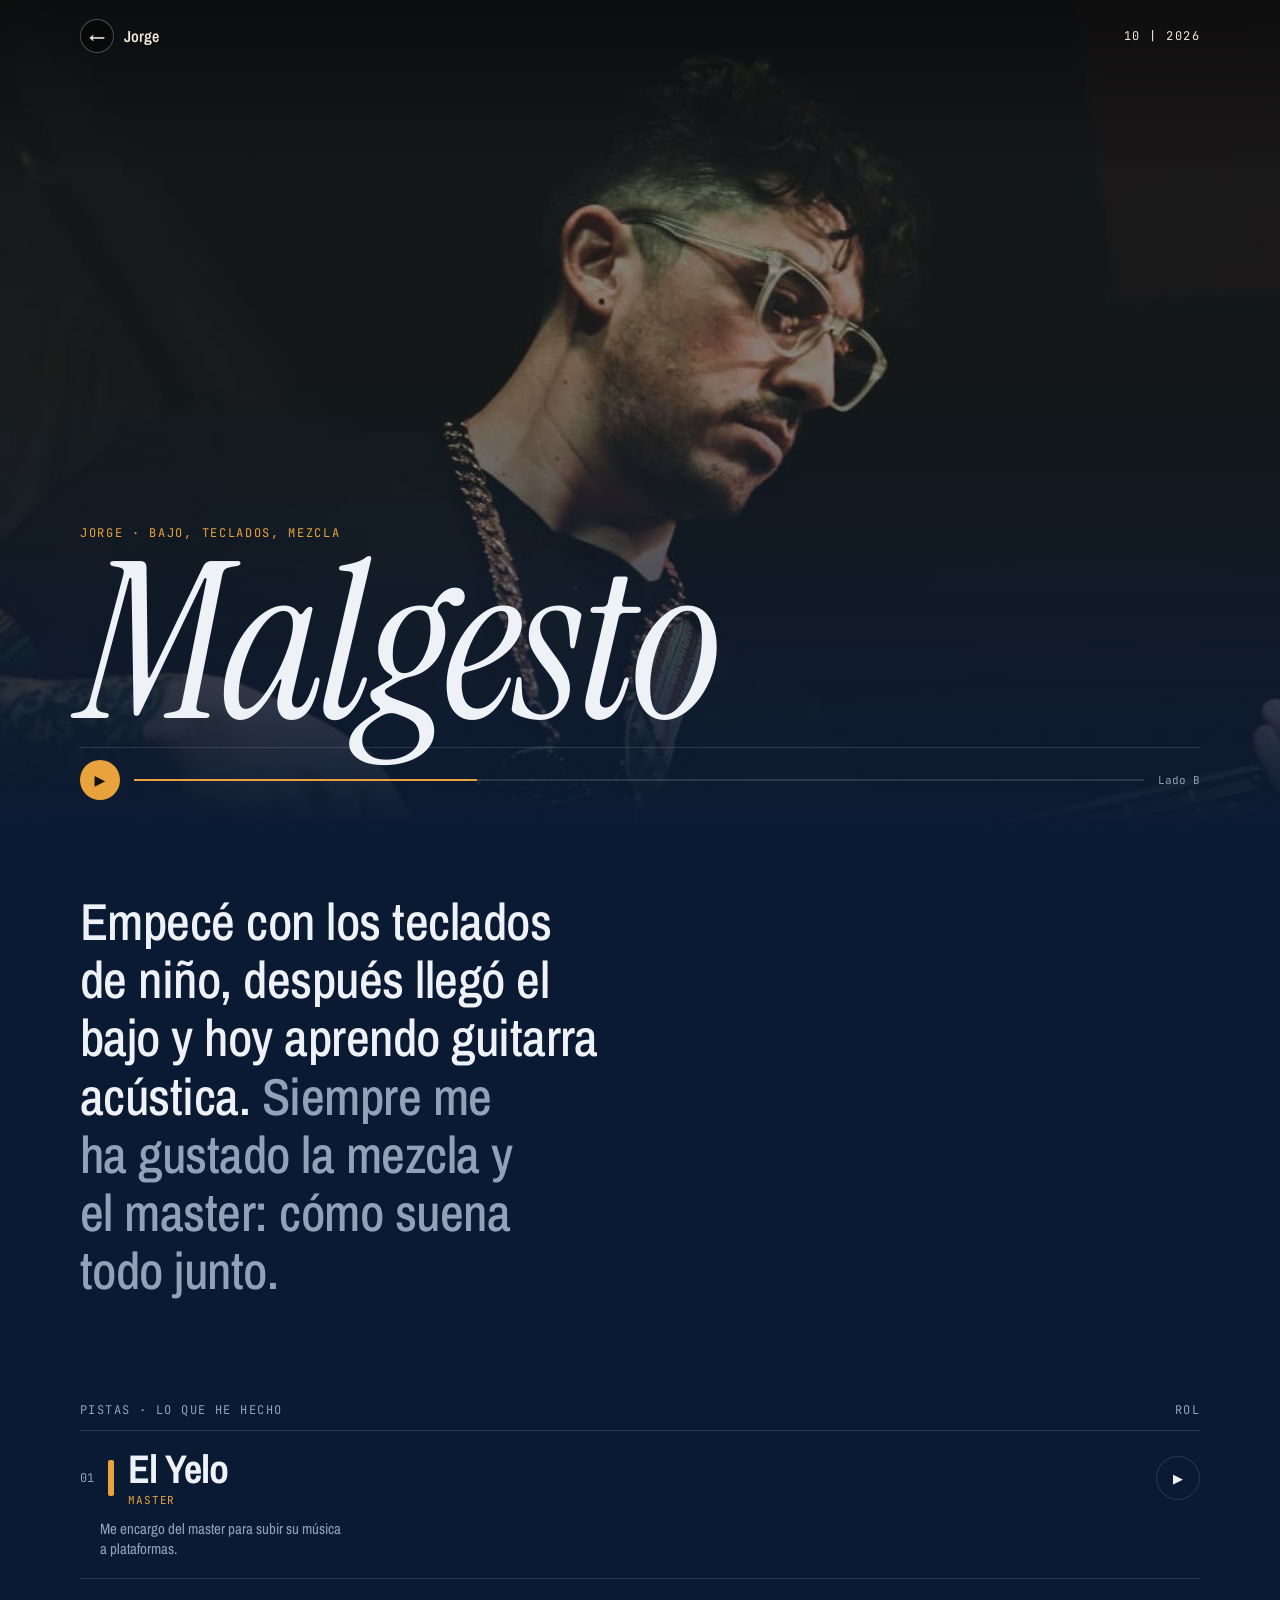
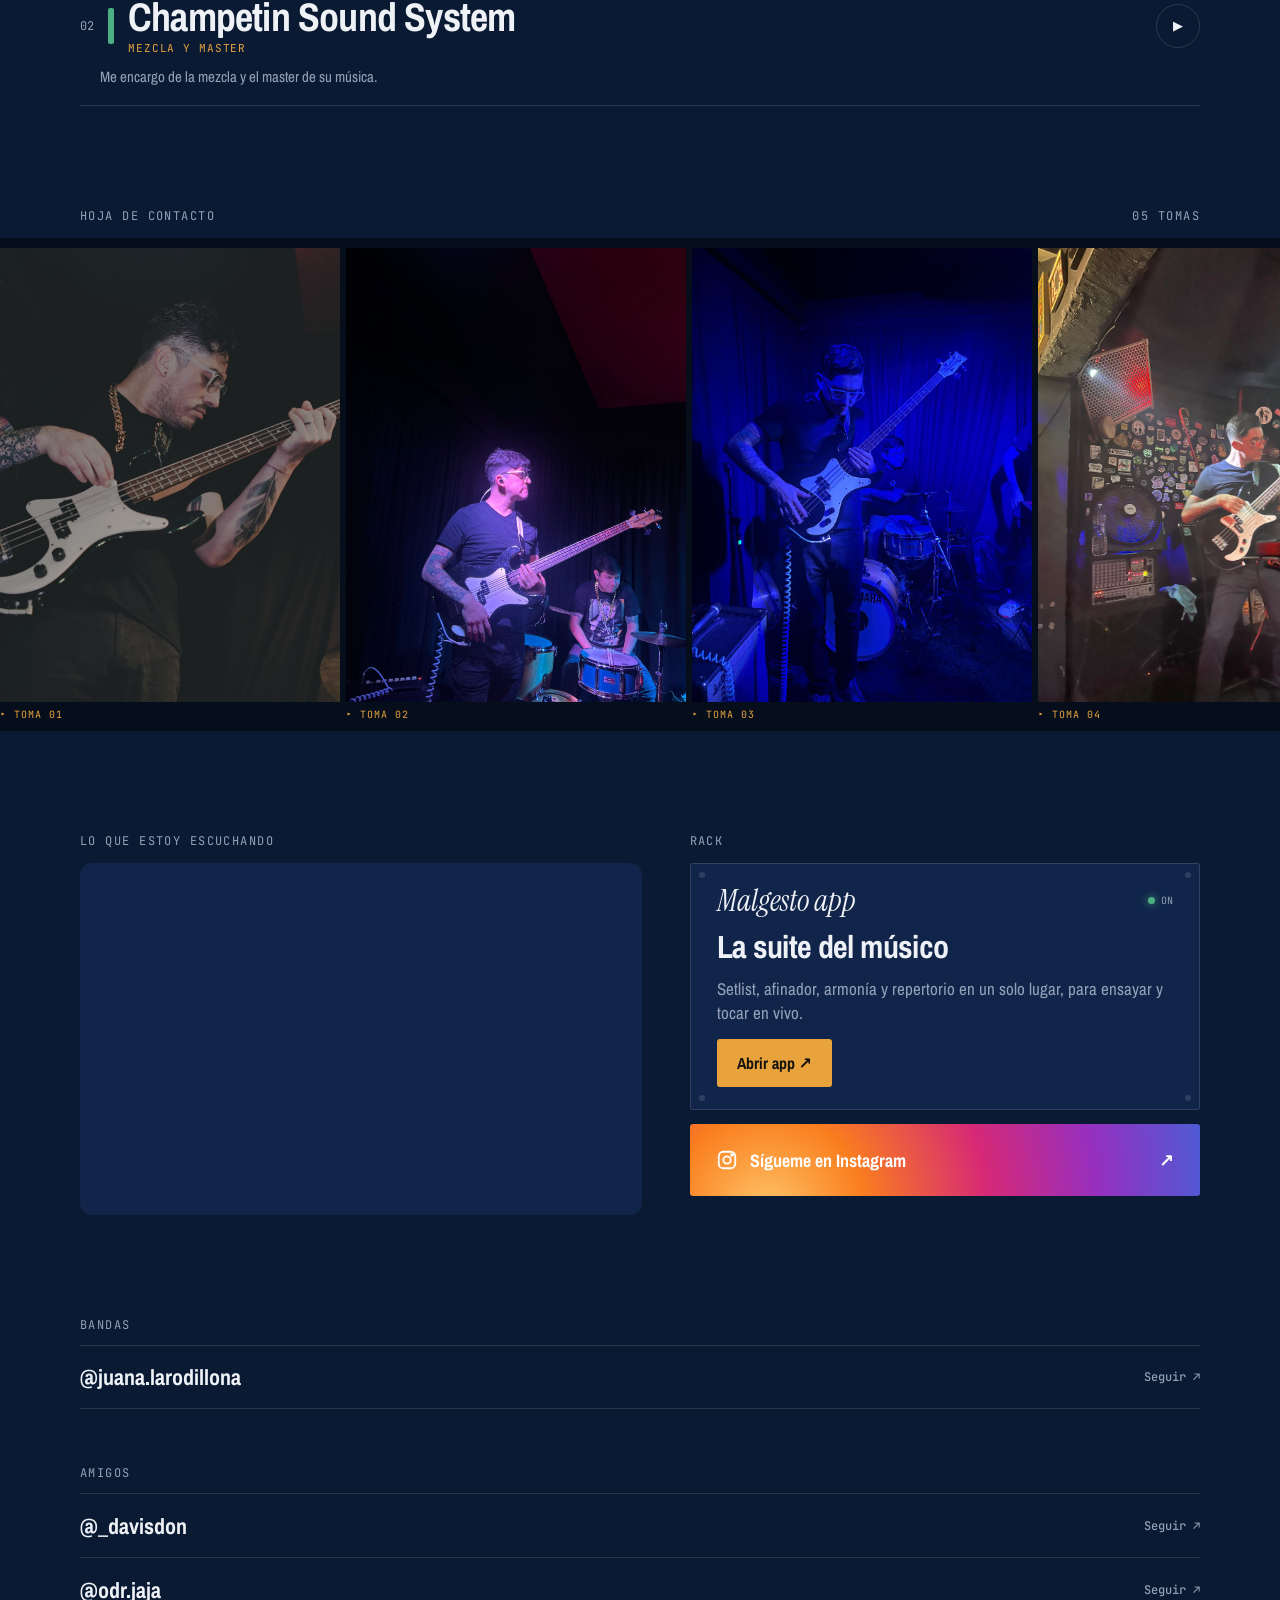
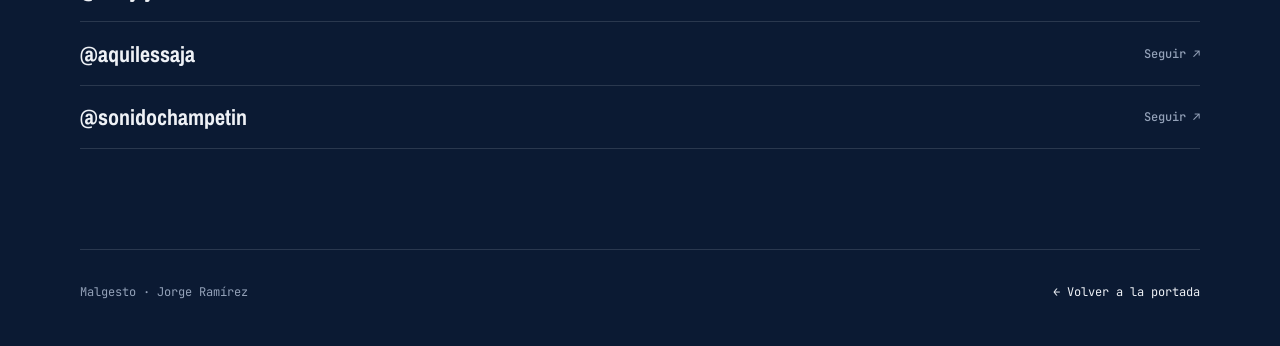
<file: malgesto/index.html>
<!DOCTYPE html>
<html lang="es-MX">
<head>
<meta charset="utf-8">
<meta name="viewport" content="width=device-width, initial-scale=1">
<title>Malgesto · Jorge</title>
<meta name="description" content="El lado musical de Jorge: bajo, teclados, guitarra acústica, mezcla y master.">
<meta name="theme-color" content="#0b1a33">
<meta property="og:type" content="website">
<meta property="og:title" content="Malgesto · Jorge">
<meta property="og:description" content="Bajo, teclados, guitarra acústica, mezcla y master.">
<meta property="og:image" content="https://0datadesk.github.io/jorgeramirez/malgesto/assets/malgesto-bajo-retrato.jpg">
<meta property="og:url" content="https://0datadesk.github.io/jorgeramirez/malgesto/">
<meta name="twitter:card" content="summary_large_image">
<link rel="preconnect" href="https://fonts.googleapis.com">
<link rel="preconnect" href="https://fonts.gstatic.com" crossorigin>
<link href="https://fonts.googleapis.com/css2?family=Archivo+Narrow:wght@400;500;600;700&family=JetBrains+Mono:wght@400;500;700&family=Instrument+Serif:ital@0;1&display=swap" rel="stylesheet">
<style>
:root{--bg:#0b1a33;--sf:#11244a;--sf2:#183058;--tx:#eef1f6;--mu:#93a1b8;--ac:#e8a33d;--sg:#4caf82;--ln:rgba(232,237,244,.14);--mono:'JetBrains Mono',monospace;--serif:'Instrument Serif',serif}
*{box-sizing:border-box}
html,body{margin:0;background:var(--bg)}
a{color:inherit;text-decoration:none}
a:hover{opacity:.9}
body{min-height:100vh;color:var(--tx);font-family:'Archivo Narrow',system-ui,sans-serif;-webkit-font-smoothing:antialiased}
a:focus-visible,button:focus-visible{outline:3px solid var(--tx);outline-offset:3px}
.wrap{max-width:1200px;margin:0 auto;padding:0 clamp(18px,4vw,40px)}
.etiqueta{font-family:var(--mono);font-size:12px;letter-spacing:.12em;text-transform:uppercase;color:var(--mu)}

/* Hero */
.hero{position:relative;height:min(92svh,860px);min-height:560px;overflow:hidden;background:#000}
.hero img{position:absolute;inset:0;width:100%;height:100%;object-fit:cover;object-position:55% 30%;filter:contrast(1.06) saturate(.85)}
.hero .velo{position:absolute;inset:0;background:linear-gradient(180deg,rgba(0,0,0,.45) 0%,rgba(0,0,0,0) 22%,rgba(0,0,0,0) 45%,var(--bg) 100%)}
.hero header{position:absolute;top:0;left:0;right:0;max-width:1200px;margin:0 auto;padding:14px clamp(18px,4vw,40px);display:flex;justify-content:space-between;align-items:center}
.volver{display:flex;align-items:center;gap:10px;min-height:44px;font-weight:600;font-size:16px;color:#f2e9dc}
.volver i{width:34px;height:34px;border-radius:50%;background:rgba(0,0,0,.4);border:1px solid rgba(242,233,220,.3);display:flex;align-items:center;justify-content:center;font-style:normal}
.fecha{font-family:var(--mono);font-size:12px;letter-spacing:.12em;color:#f2e9dc}
.hero .pie{position:absolute;left:0;right:0;bottom:0}
.hero .texto{max-width:1200px;margin:0 auto;padding:0 clamp(18px,4vw,40px) 28px;display:flex;flex-direction:column;gap:16px}
.hero .kicker{font-family:var(--mono);font-size:12px;letter-spacing:.14em;text-transform:uppercase;color:var(--ac)}
h1{margin:0;font-family:var(--serif);font-style:italic;font-weight:400;font-size:clamp(96px,17vw,240px);line-height:.8;letter-spacing:-.02em}
.barra{display:flex;align-items:center;gap:14px;padding-top:12px;border-top:1px solid var(--ln)}
.barra .play{width:40px;height:40px;flex:none;border-radius:50%;background:var(--ac);color:#14110e;display:flex;align-items:center;justify-content:center;font-size:14px}
.barra .riel{position:relative;flex:1;height:2px;background:var(--ln)}
.barra .riel span{position:absolute;left:0;top:0;height:2px;width:34%;background:var(--ac)}
.barra .lado{font-family:var(--mono);font-size:11px;color:var(--mu)}

/* Bio */
.bio{padding:clamp(28px,5vw,64px) 0 clamp(56px,8vw,104px)}
.bio p{margin:0;max-width:22ch;font-size:clamp(28px,4.4vw,52px);line-height:1.12;font-weight:500;letter-spacing:-.01em;text-wrap:pretty}
.bio p span{color:var(--mu)}

/* Pistas */
.pistas{display:flex;flex-direction:column;padding-bottom:clamp(56px,8vw,104px)}
.pistas .cab{display:flex;justify-content:space-between;align-items:baseline;padding-bottom:12px}
.pista{border-top:1px solid var(--ln)}
.pista:last-of-type{border-bottom:1px solid var(--ln)}
.pista button{all:unset;box-sizing:border-box;cursor:pointer;width:100%;display:grid;grid-template-columns:auto 6px minmax(0,1fr) auto;align-items:center;gap:14px;padding:18px 0;min-height:72px}
.pista button:focus-visible{outline:3px solid var(--tx);outline-offset:3px}
.pista .num{font-family:var(--mono);font-size:12px;color:var(--mu)}
.pista .barrita{width:6px;height:36px;border-radius:2px}
.pista .info{display:flex;flex-direction:column;gap:4px;min-width:0}
.pista .nombre{font-size:clamp(24px,3.4vw,40px);font-weight:700;letter-spacing:-.02em;line-height:1}
.pista .rol{font-family:var(--mono);font-size:11px;color:var(--ac);letter-spacing:.08em;text-transform:uppercase}
.pista .nota{font-size:15px;line-height:1.35;color:var(--mu);font-weight:400;text-wrap:pretty;padding:0 0 18px 20px;margin:-6px 0 0;max-width:46ch}
.pista .icono{width:44px;height:44px;border-radius:50%;border:1px solid var(--ln);display:flex;align-items:center;justify-content:center;font-size:13px}
.pista .reproductor{display:none;height:152px;border-radius:12px;overflow:hidden;background:var(--sf);margin-bottom:18px}
.pista.abierta .reproductor{display:block}
.pista iframe{display:block;border:0;width:100%;height:152px}

/* Hoja de contacto */
.hoja{display:flex;flex-direction:column;gap:14px;padding-bottom:clamp(56px,8vw,104px)}
.hoja .cab{max-width:1200px;width:100%;margin:0 auto;padding:0 clamp(18px,4vw,40px);display:flex;justify-content:space-between}
.tira{display:flex;gap:6px;overflow-x:auto;scroll-snap-type:x mandatory;scrollbar-width:none;padding:10px max(clamp(18px,4vw,40px),calc((100% - 1200px) / 2 + 40px));background:#060e1c}
.tira::-webkit-scrollbar{display:none}
.tira figure{flex:none;width:72%;margin:0;display:flex;flex-direction:column;gap:6px;scroll-snap-align:start}
.tira .foto{position:relative;aspect-ratio:3/4;overflow:hidden;background:#0e1830}
.tira img{position:absolute;inset:0;width:100%;height:100%;object-fit:cover}
.tira figcaption{font-family:var(--mono);font-size:10px;color:var(--ac);letter-spacing:.1em}

/* Escuchando + app + IG */
.dos{display:grid;grid-template-columns:minmax(0,1fr);gap:48px;padding-bottom:clamp(56px,8vw,104px)}
.col{display:flex;flex-direction:column;gap:14px}
.lista{height:352px;border-radius:12px;overflow:hidden;background:var(--sf)}
.lista iframe{display:block;border:0;width:100%;height:352px}
.rack{position:relative;display:flex;flex-direction:column;gap:14px;padding:22px 26px;background:var(--sf);border:1px solid var(--ln);border-radius:3px}
.rack .tornillo{position:absolute;width:6px;height:6px;border-radius:50%;background:var(--ln)}
.rack .fila{display:flex;justify-content:space-between;align-items:center;gap:12px}
.rack .app{font-family:var(--serif);font-style:italic;font-size:30px;line-height:1}
.rack .on{display:flex;align-items:center;gap:6px;font-family:var(--mono);font-size:10px;color:var(--mu)}
.rack .on i{width:7px;height:7px;border-radius:50%;background:var(--sg);box-shadow:0 0 8px var(--sg)}
.rack .titulo{font-size:clamp(24px,2.8vw,32px);font-weight:700;line-height:1.05;letter-spacing:-.02em}
.rack .desc{font-size:17px;line-height:1.4;color:var(--mu);text-wrap:pretty}
.rack .boton{align-self:flex-start;display:flex;align-items:center;height:48px;padding:0 20px;border-radius:3px;background:var(--ac);color:#14110e;font-weight:700;font-size:16px}
.ig{display:flex;justify-content:space-between;align-items:center;gap:12px;padding:0 26px;height:72px;background:radial-gradient(circle at 15% 120%,#fdc468 0%,#fa7e1e 22%,#d62976 50%,#962fbf 75%,#4f5bd5 100%);color:#fff;border-radius:3px;font-weight:700;font-size:18px}
.ig span{display:flex;align-items:center;gap:12px}

/* Amigos */
.amigos{display:flex;flex-direction:column;gap:clamp(36px,5vw,56px);padding-bottom:clamp(56px,8vw,100px)}
.amigos:empty{display:none}
.grupo{display:flex;flex-direction:column}
.grupo .cab{display:flex;justify-content:space-between;padding-bottom:12px}
.grupo a{display:flex;justify-content:space-between;align-items:center;gap:12px;min-height:64px;border-top:1px solid var(--ln);font-size:22px;font-weight:700}
.grupo a:last-child{border-bottom:1px solid var(--ln)}
.grupo a small{font-family:var(--mono);font-size:12px;font-weight:500;color:var(--mu)}

footer{display:flex;justify-content:space-between;align-items:center;gap:16px;flex-wrap:wrap;padding:20px 0 32px;border-top:1px solid var(--ln);font-family:var(--mono);font-size:12px;color:var(--mu)}
footer a{color:var(--tx);min-height:44px;display:flex;align-items:center}

@media (min-width:900px){
  .hero img{object-position:center 28%}
  .dos{grid-template-columns:minmax(0,1.1fr) minmax(0,1fr)}
  .tira figure{width:340px}
}
</style>
</head>
<body>

<section class="hero">
  <img src="assets/malgesto-bajo-retrato.jpg" alt="Jorge tocando el bajo">
  <div class="velo"></div>
  <header>
    <a class="volver" href="../"><i aria-hidden="true">←</i><span>Jorge</span></a>
    <span class="fecha">10 | 2026</span>
  </header>
  <div class="pie">
    <div class="texto">
      <span class="kicker">Jorge · Bajo, teclados, mezcla</span>
      <h1>Malgesto</h1>
      <div class="barra" aria-hidden="true">
        <span class="play">▶</span>
        <span class="riel"><span></span></span>
        <span class="lado">Lado B</span>
      </div>
    </div>
  </div>
</section>

<div class="wrap">
  <section class="bio">
    <p>Empecé con los teclados de niño, después llegó el bajo y hoy aprendo guitarra acústica. <span>Siempre me ha gustado la mezcla y el master: cómo suena todo junto.</span></p>
  </section>

  <section class="pistas">
    <div class="cab etiqueta"><span>Pistas · lo que he hecho</span><span>Rol</span></div>
    <div class="pista" data-embed="https://open.spotify.com/embed/artist/08tQxQVAyPB9RuN4IdxqFe?utm_source=generator&theme=0" data-titulo="El Yelo">
      <button type="button" aria-expanded="false">
        <span class="num">01</span><span class="barrita" style="background:var(--ac)"></span>
        <span class="info"><span class="nombre">El Yelo</span><span class="rol">Master</span></span>
        <span class="icono" aria-hidden="true">▶</span>
      </button>
      <p class="nota">Me encargo del master para subir su música a plataformas.</p>
      <div class="reproductor"></div>
    </div>
    <div class="pista" data-embed="https://open.spotify.com/embed/artist/3wZLGBoyBc8dOZZadpMzXm?utm_source=generator&theme=0" data-titulo="Champetin Sound System">
      <button type="button" aria-expanded="false">
        <span class="num">02</span><span class="barrita" style="background:var(--sg)"></span>
        <span class="info"><span class="nombre">Champetin Sound System</span><span class="rol">Mezcla y master</span></span>
        <span class="icono" aria-hidden="true">▶</span>
      </button>
      <p class="nota" data-hasta="2026-10-29" data-despues="Me encargo de la mezcla y el master de su música.">Mezcla y master. Su siguiente lanzamiento sale el 29 de octubre.</p>
      <div class="reproductor"></div>
    </div>
  </section>
</div>

<section class="hoja">
  <div class="cab etiqueta"><span>Hoja de contacto</span><span>05 tomas</span></div>
  <div class="tira">
    <figure><div class="foto"><img src="assets/malgesto-bajo-cerca.jpg" alt="Jorge con el bajo" loading="lazy" style="object-position:55% 30%"></div><figcaption>▸ TOMA 01</figcaption></figure>
    <figure><div class="foto"><img src="assets/malgesto-escenario-rosa.jpg" alt="Jorge en escenario con luz rosa" loading="lazy" style="object-position:45% 62%"></div><figcaption>▸ TOMA 02</figcaption></figure>
    <figure><div class="foto"><img src="assets/malgesto-escenario-azul.jpg" alt="Jorge en escenario con luz azul" loading="lazy" style="object-position:40% 45%"></div><figcaption>▸ TOMA 03</figcaption></figure>
    <figure><div class="foto"><img src="assets/malgesto-bar-stickers.jpg" alt="Jorge tocando en un bar" loading="lazy" style="object-position:58% 50%"></div><figcaption>▸ TOMA 04</figcaption></figure>
    <figure><div class="foto"><img src="assets/malgesto-bajo-retrato.jpg" alt="Retrato con el bajo" loading="lazy" style="object-position:50% 35%"></div><figcaption>▸ TOMA 05</figcaption></figure>
  </div>
</section>

<div class="wrap">
  <section class="dos">
    <div class="col">
      <span class="etiqueta">Lo que estoy escuchando</span>
      <div class="lista"><iframe src="https://open.spotify.com/embed/playlist/0rAUbXEaFNWzyqVjfJdYqB?utm_source=generator&theme=0" title="Playlist Malgesto recomienda en Spotify" loading="lazy" allow="autoplay; clipboard-write; encrypted-media; fullscreen; picture-in-picture"></iframe></div>
    </div>
    <div class="col">
      <span class="etiqueta">Rack</span>
      <a class="rack" href="https://malgesto.vercel.app/inicio" target="_blank" rel="noopener">
        <span class="tornillo" style="top:8px;left:8px"></span><span class="tornillo" style="top:8px;right:8px"></span><span class="tornillo" style="bottom:8px;left:8px"></span><span class="tornillo" style="bottom:8px;right:8px"></span>
        <div class="fila"><span class="app">Malgesto app</span><span class="on"><i></i>ON</span></div>
        <span class="titulo">La suite del músico</span>
        <span class="desc">Setlist, afinador, armonía y repertorio en un solo lugar, para ensayar y tocar en vivo.</span>
        <span class="boton">Abrir app ↗</span>
      </a>
      <a class="ig" href="https://instagram.com/jorgemalgesto" target="_blank" rel="noopener">
        <span><svg width="22" height="22" viewBox="0 0 24 24" fill="none" stroke="currentColor" stroke-width="2" aria-hidden="true"><rect x="3" y="3" width="18" height="18" rx="5"/><circle cx="12" cy="12" r="4"/><circle cx="17.5" cy="6.5" r="1" fill="currentColor"/></svg>Sígueme en Instagram</span>
        <span aria-hidden="true">↗</span>
      </a>
    </div>
  </section>

  <!-- Bandas y amigos: solo usuarios de Instagram (sin @). Se editan en GRUPOS, al final de la página. -->
  <section class="amigos" id="grupos"></section>

  <footer>
    <span>Malgesto · Jorge Ramírez</span>
    <a href="../">← Volver a la portada</a>
  </footer>
</div>

<script>
// Pistas: el reproductor de Spotify se carga solo al abrir la pista.
document.querySelectorAll('.pista').forEach(function(p){
  var b=p.querySelector('button'), box=p.querySelector('.reproductor'), ic=p.querySelector('.icono');
  b.addEventListener('click',function(){
    var abierta=p.classList.toggle('abierta');
    b.setAttribute('aria-expanded',abierta);
    ic.textContent=abierta?'✕':'▶';
    if(abierta && !box.firstChild){
      var f=document.createElement('iframe');
      f.src=p.dataset.embed; f.title=p.dataset.titulo+' en Spotify'; f.loading='lazy';
      f.allow='autoplay; clipboard-write; encrypted-media; fullscreen; picture-in-picture';
      box.appendChild(f);
    }
  });
});
// Nota de lanzamiento: después de la fecha se muestra el texto normal.
(function(){
  var hoy=new Date(); var y=hoy.getFullYear(), m=('0'+(hoy.getMonth()+1)).slice(-2), dd=('0'+hoy.getDate()).slice(-2);
  var h=y+'-'+m+'-'+dd;
  document.querySelectorAll('.nota[data-hasta]').forEach(function(n){ if(h>n.dataset.hasta) n.textContent=n.dataset.despues; });
})();
// Bandas y amigos: usuarios de Instagram sin @.
var GRUPOS=[
  {titulo:'Bandas', usuarios:['juana.larodillona']},
  {titulo:'Amigos', usuarios:['_davisdon','odr.jaja','aquilessaja','sonidochampetin']}
];
var cont=document.getElementById('grupos');
GRUPOS.forEach(function(g){
  if(!g.usuarios.length) return;
  var sec=document.createElement('div'); sec.className='grupo';
  var cab=document.createElement('div'); cab.className='cab etiqueta';
  var t=document.createElement('span'); t.textContent=g.titulo; cab.appendChild(t); sec.appendChild(cab);
  g.usuarios.forEach(function(u){
    var a=document.createElement('a'); a.href='https://instagram.com/'+encodeURIComponent(u); a.target='_blank'; a.rel='noopener';
    var n=document.createElement('span'); n.textContent='@'+u; var sm=document.createElement('small'); sm.textContent='Seguir ↗';
    a.appendChild(n); a.appendChild(sm); sec.appendChild(a);
  });
  cont.appendChild(sec);
});
</script>
</body>
</html>
</file>
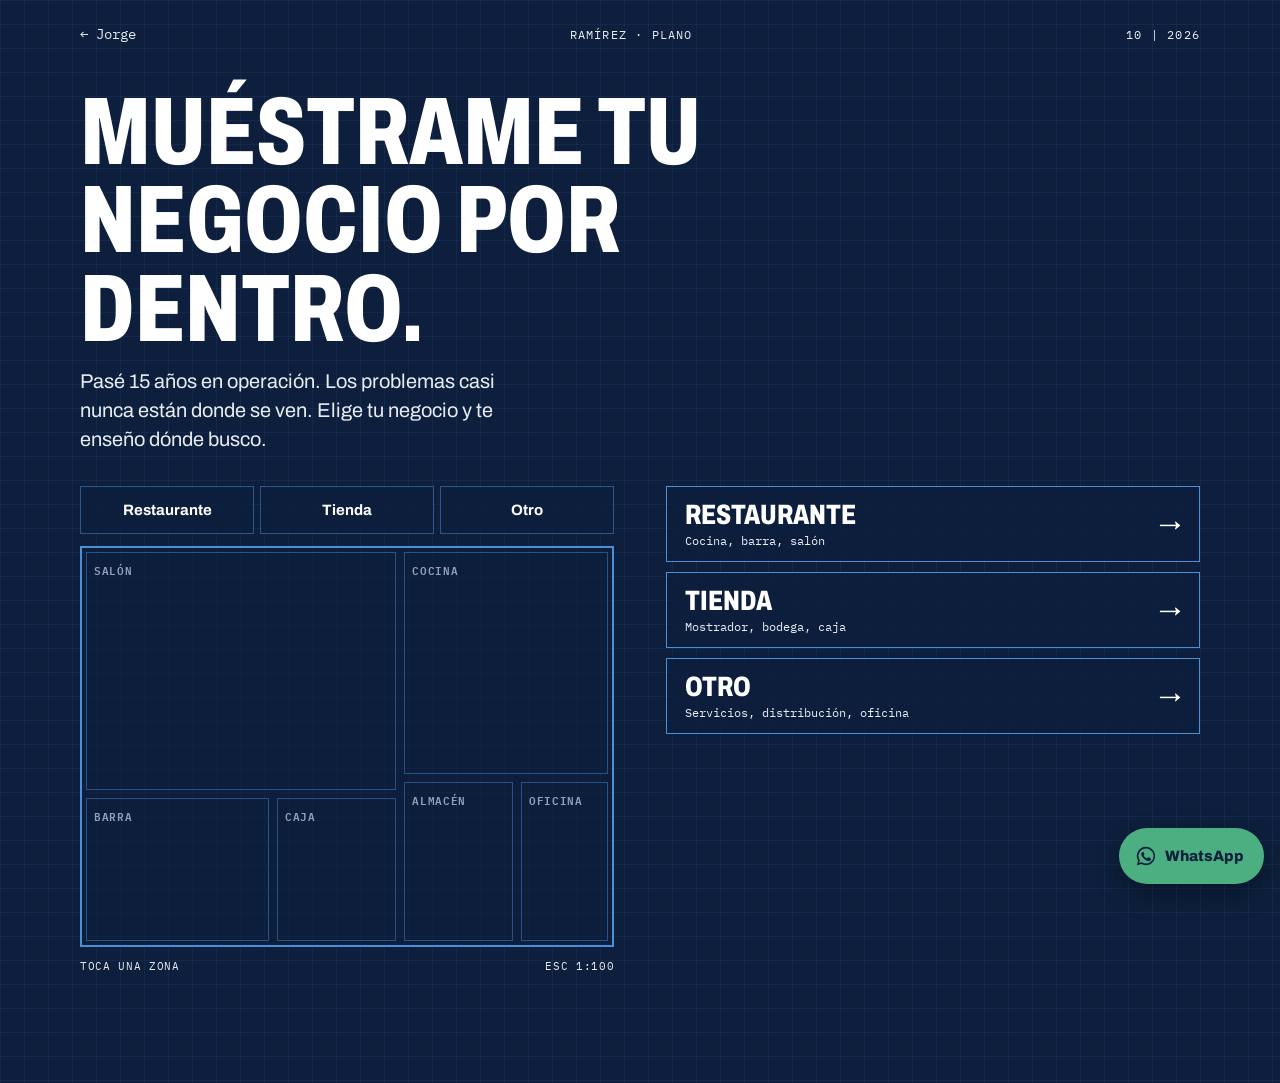
<file: ramirez/index.html>
<!DOCTYPE html>
<html lang="es-MX">
<head>
<meta charset="utf-8">
<meta name="viewport" content="width=device-width, initial-scale=1">
<title>Jorge Ramírez · Inteligencia de negocios</title>
<meta name="description" content="Pasé 15 años en operación. Elige tu negocio y te enseño dónde busco los puntos críticos y cómo los resuelvo.">
<meta name="theme-color" content="#0d1f3c">
<meta property="og:type" content="website">
<meta property="og:title" content="Jorge Ramírez · Inteligencia de negocios">
<meta property="og:description" content="Muéstrame tu negocio por dentro. Elige el tuyo y te enseño dónde busco.">
<meta property="og:image" content="https://0datadesk.github.io/jorgeramirez/img/jorge.jpg">
<meta property="og:url" content="https://0datadesk.github.io/jorgeramirez/ramirez/">
<meta name="twitter:card" content="summary_large_image">
<link rel="preconnect" href="https://fonts.googleapis.com">
<link rel="preconnect" href="https://fonts.gstatic.com" crossorigin>
<link href="https://fonts.googleapis.com/css2?family=Archivo:wdth,wght@62..125,100..900&family=IBM+Plex+Mono:wght@400;500;600;700&display=swap" rel="stylesheet">
<style>
:root{--navy:#0d1f3c;--blue:#4a90d9;--green:#4caf82;--white:#fff;--gl:#e8edf4;--g:#6b7a90;--gm:#93a1b8;--warn:#ff7a59;--mono:'IBM Plex Mono',ui-monospace,monospace;--sans:'Archivo',system-ui,sans-serif}
*{box-sizing:border-box}
html,body{margin:0}
body{min-height:100vh;color:var(--white);font-family:var(--sans);-webkit-font-smoothing:antialiased;background-color:var(--navy);background-image:linear-gradient(rgba(74,144,217,.09) 1px,transparent 1px),linear-gradient(90deg,rgba(74,144,217,.09) 1px,transparent 1px);background-size:24px 24px;padding-bottom:110px}
a{color:inherit;text-decoration:none}
a:hover{opacity:.9}
button{font:inherit}
a:focus-visible,button:focus-visible{outline:3px solid var(--white);outline-offset:2px}
.wrap{max-width:1200px;margin:0 auto;padding:0 clamp(16px,4vw,40px);display:flex;flex-direction:column;gap:clamp(18px,3vw,32px)}
header{display:flex;justify-content:space-between;align-items:center;gap:12px;padding-top:12px;font-family:var(--mono);font-size:12px;letter-spacing:.1em;color:var(--gl)}
header a{display:flex;align-items:center;min-height:44px;font-size:14px;letter-spacing:0}
.hero{display:flex;flex-direction:column;gap:14px}
.hero h1{margin:0;max-width:14ch;font-stretch:72%;font-weight:800;font-size:clamp(44px,8vw,96px);line-height:.92;text-transform:uppercase}
.hero p{margin:0;max-width:40ch;font-size:clamp(17px,1.8vw,20px);line-height:1.45;color:var(--gl);text-wrap:pretty}
.cols{display:grid;grid-template-columns:repeat(auto-fit,minmax(min(100%,420px),1fr));gap:clamp(20px,4vw,56px);align-items:start}
.col{display:flex;flex-direction:column;gap:12px}
.col.der{gap:20px}
.fila{display:flex;gap:6px}
.fila button.tipo{flex:1;min-height:48px;padding:0 8px;border:1.5px solid rgba(74,144,217,.5);background:rgba(13,31,60,.8);color:var(--white);font-weight:700;font-size:15px;cursor:pointer}
.fila button.tipo.sel{border-color:var(--blue);background:var(--blue);color:var(--navy)}
.plano{position:relative;aspect-ratio:4/3;border:2px solid var(--blue);background:rgba(13,31,60,.7)}
.zona{position:absolute;display:flex;align-items:flex-start;justify-content:space-between;padding:7px;cursor:pointer;text-align:left;transition:background .3s,border-color .3s;border-style:solid}
.zona .n{font-family:var(--mono);font-size:11px;font-weight:600;letter-spacing:.06em;text-transform:uppercase}
.zona .b{flex:none;width:20px;height:20px;border-radius:50%;color:var(--navy);font-size:12px;font-weight:800;display:flex;align-items:center;justify-content:center}
.pie{display:flex;justify-content:space-between;font-family:var(--mono);font-size:11px;color:var(--gl);letter-spacing:.06em}
.lista{display:flex;flex-direction:column;gap:10px}
.lista button{display:flex;justify-content:space-between;align-items:center;gap:12px;min-height:76px;padding:12px 18px;border:1.5px solid var(--blue);background:rgba(13,31,60,.8);color:var(--white);text-align:left;cursor:pointer}
.lista .t{display:flex;flex-direction:column;gap:3px}
.lista .t b{font-stretch:75%;font-weight:800;font-size:28px;text-transform:uppercase}
.lista .t span{font-family:var(--mono);font-size:12px;color:var(--gl)}
.lista .f{font-size:22px}
.pasos{display:flex;flex-direction:column;gap:18px}
.tabs{display:grid;grid-template-columns:repeat(4,minmax(0,1fr));gap:4px}
.tabs button{display:flex;flex-direction:column;gap:4px;min-height:56px;padding:8px;border:0;border-top:3px solid rgba(232,237,244,.25);background:transparent;color:var(--gm);text-align:left;cursor:pointer}
.tabs button.cur{border-top-color:var(--blue);color:var(--white)}
.tabs button.past{border-top-color:var(--green);color:var(--white)}
.tabs .tn{font-family:var(--mono);font-size:12px}
.tabs .ts{font-size:13px;font-weight:600;line-height:1.15}
h2{margin:0;font-stretch:72%;font-weight:800;font-size:clamp(38px,5vw,60px);line-height:.95;text-transform:uppercase}
.lead{margin:0;font-size:19px;line-height:1.45;color:var(--gl)}
.ej{display:flex;flex-direction:column;gap:8px;padding:16px 18px;background:var(--gl);color:var(--navy)}
.ej small{font-family:var(--mono);font-size:11px;font-weight:700;letter-spacing:.1em}
.ej span{font-size:20px;line-height:1.35;font-weight:500;text-wrap:pretty}
.zn{display:flex;flex-direction:column;gap:4px;padding:12px 0;border-top:1px solid rgba(232,237,244,.2)}
.zn small{font-family:var(--mono);font-size:12px;color:var(--blue);letter-spacing:.08em;text-transform:uppercase}
.zn span{font-size:16px;line-height:1.45}
.demo{display:flex;justify-content:space-between;align-items:center;gap:12px;padding:14px;border:1.5px dashed var(--g);font-family:var(--mono);font-size:13px;color:var(--gl)}
.demo small{font-size:11px}
.nav{display:flex;gap:8px}
.nav .prev{width:56px;height:56px;border:1.5px solid var(--blue);background:transparent;color:var(--white);font-size:18px;cursor:pointer}
.nav .next{flex:1;height:56px;border:0;background:var(--blue);color:var(--navy);font-weight:800;font-size:16px;cursor:pointer}
.diag{display:flex;flex-direction:column;gap:16px}
.diag .k{font-family:var(--mono);font-size:12px;letter-spacing:.1em;color:var(--blue)}
.diag h2{font-size:clamp(36px,5vw,56px)}
.tabla{display:flex;flex-direction:column;border-top:1px solid rgba(232,237,244,.2)}
.tabla .r{display:flex;justify-content:space-between;gap:12px;padding:12px 0;border-bottom:1px solid rgba(232,237,244,.2);font-size:16px}
.tabla .r span{color:var(--gl);flex:none}
.tabla .r strong{text-align:right}
.tabla .s{display:flex;flex-direction:column;gap:10px;padding:12px 0}
.tabla .s>span{color:var(--gl);font-size:16px}
.tam button{flex:1;min-height:48px;border:1.5px solid rgba(74,144,217,.5);background:transparent;color:var(--white);font-weight:700;font-size:14px;cursor:pointer}
.tam button.sel{border-color:var(--blue);background:var(--blue);color:var(--navy)}
.res{display:flex;flex-direction:column;gap:12px;padding:20px;background:var(--gl);color:var(--navy)}
.res .m{font-family:var(--mono);font-size:12px}
.res .p{font-size:23px;line-height:1.25;font-weight:800;text-wrap:pretty}
.res .s2{font-size:18px;line-height:1.4;font-weight:500;text-wrap:pretty}
.res .x{font-size:14px;line-height:1.5}
.res .wa{display:flex;align-items:center;justify-content:center;height:60px;margin-top:4px;background:var(--green);color:var(--navy);font-weight:800;font-size:16px}
.res .nota{font-size:12px;text-align:center}
.wafab{position:fixed;right:16px;bottom:16px;z-index:20;display:flex;align-items:center;gap:8px;height:56px;padding:0 20px 0 16px;border-radius:28px;background:var(--green);color:var(--navy);font-weight:800;font-size:15px;box-shadow:0 10px 26px rgba(0,0,0,.3)}
.wafab svg{fill:var(--navy)}
[hidden]{display:none!important}
</style>
</head>
<body>
<div class="wrap">
  <header>
    <a href="../">← Jorge</a>
    <span>RAMÍREZ · PLANO</span>
    <span>10 | 2026</span>
  </header>

  <div class="hero" id="hero">
    <h1>Muéstrame tu negocio por dentro.</h1>
    <p>Pasé 15 años en operación. Los problemas casi nunca están donde se ven. Elige tu negocio y te enseño dónde busco.</p>
  </div>

  <div class="cols">
    <div class="col">
      <div class="fila" id="tipos" role="group" aria-label="Tipo de negocio"></div>
      <div class="plano" id="plano" role="group" aria-label="Plano del negocio"></div>
      <div class="pie"><span id="hint"></span><span>ESC 1:100</span></div>
    </div>
    <div class="col der" id="panel" aria-live="polite"></div>
  </div>
</div>

<a class="wafab" id="wagen" href="#" target="_blank" rel="noopener">
  <svg width="22" height="22" viewBox="0 0 24 24" aria-hidden="true"><path d="M12 2a10 10 0 0 0-8.6 15.1L2 22l5-1.3A10 10 0 1 0 12 2zm0 18.2c-1.5 0-3-.4-4.2-1.2l-.3-.2-3 .8.8-2.9-.2-.3A8.2 8.2 0 1 1 12 20.2zm4.5-6.1c-.2-.1-1.5-.7-1.7-.8-.2-.1-.4-.1-.6.1l-.8 1c-.1.2-.3.2-.5.1a6.7 6.7 0 0 1-3.3-2.9c-.3-.4.2-.4.7-1.4.1-.2 0-.3 0-.4l-.8-1.8c-.2-.5-.4-.4-.6-.4h-.5a1 1 0 0 0-.7.3 3 3 0 0 0-.9 2.2 5.2 5.2 0 0 0 1.1 2.7 11.8 11.8 0 0 0 4.5 4c1.7.7 2.3.8 3.2.6.5-.1 1.5-.6 1.7-1.2.2-.6.2-1.1.2-1.2-.1-.1-.3-.2-.5-.3z"/></svg>
  <span>WhatsApp</span>
</a>

<script>
(function(){
var META=[
 {n:'01',title:'Conocer tu negocio',short:'Conocer',lead:'Cómo opera de verdad, no como te lo imaginas.'},
 {n:'02',title:'Encontrar los puntos críticos',short:'Puntos críticos',lead:'Dónde se pierde dinero, tiempo o información.'},
 {n:'03',title:'Elegir la solución',short:'Solución',lead:'La más sencilla que lo resuelve. No siempre es software.'},
 {n:'04',title:'Implementar y acompañarte',short:'Acompañar',lead:'Me quedo hasta que funcione y se use, no hasta que se entregue.'}
];
var BIZ={
 restaurante:{label:'Restaurante',sub:'Cocina, barra, salón',noun:'restaurante',art:'un',item:'platillo',items:'platillos',demo:'Demo de restaurante',
  ex:['En el papel, la orden de chilaquiles lleva 120 g de pollo. En la línea, a las 2 de la tarde, salen con 160.',
      '40 g de más por plato, 90 platos al día: casi 110 kg de pollo al mes que nadie cobra.',
      'Muchas veces basta una báscula junto a la plancha y la hoja de porciones a la vista. Sin sistema nuevo.',
      'Se revisa la merma cada lunes durante 6 semanas, hasta que el equipo lo hace solo.'],
  merma:'Se me va en merma',mermaRes:{punto:'Las porciones y la recepción de mercancía.',sol:'Porcionar con báscula y revisar lo que entra contra la factura, todos los días.'},
  cajaPunto:'Cancelaciones, descuentos y propinas sin una regla clara.',crit:['cocina','almacen','caja'],sol:'cocina',
  zones:[
   {k:'salon',name:'Salón',pain:'ganancia',p:[0,0,60,62],note:'Mesas llenas no siempre son ganancia: depende de qué se vende.'},
   {k:'cocina',name:'Cocina',pain:'merma',p:[60,0,40,58],note:'Porciones de más en hora pico: la merma que no se ve.'},
   {k:'barra',name:'Barra',pain:'ganancia',p:[0,62,36,38],note:'Las bebidas suelen dejar más margen que los platillos. ¿Sabes cuánto?'},
   {k:'caja',name:'Caja',pain:'caja',p:[36,62,24,38],note:'Cancelaciones y descuentos: donde el corte deja de cuadrar.'},
   {k:'almacen',name:'Almacén',pain:'merma',p:[60,58,22,42],note:'Lo que entra sin revisarse contra la factura.'},
   {k:'oficina',name:'Oficina',pain:'dependo',p:[82,58,18,42],note:'Si todo pasa por ti, el negocio se detiene cuando no estás.'}]},
 tienda:{label:'Tienda',sub:'Mostrador, bodega, caja',noun:'tienda',art:'una',item:'producto',items:'productos',demo:'Demo de tienda',
  ex:['En el sistema hay 24 piezas. En el anaquel, 17. Nadie sabe cuándo se fueron.',
      'Un faltante de 3% en 800 mil pesos de inventario son 24 mil pesos que pagaste y no vas a vender.',
      'Conteo cíclico: 20 productos al día, 15 minutos antes de abrir. Sin sistema nuevo.',
      'Las primeras 4 semanas contamos juntos. Después lo hace el encargado y yo reviso los números.'],
  merma:'El inventario no cuadra',mermaRes:{punto:'Entradas y salidas que no se registran.',sol:'Conteo cíclico: pocos productos cada día, en lugar de un inventario gigante al año.'},
  cajaPunto:'Devoluciones y cancelaciones sin autorización.',crit:['bodega','recepcion','caja'],sol:'bodega',
  zones:[
   {k:'piso',name:'Piso de venta',pain:'ganancia',p:[0,0,64,62],note:'Lo que más se vende no siempre es lo que más deja.'},
   {k:'bodega',name:'Bodega',pain:'merma',p:[64,0,36,62],note:'Piezas que están en el sistema y no en el anaquel.'},
   {k:'caja',name:'Caja',pain:'caja',p:[0,62,30,38],note:'Devoluciones sin autorización: el corte no cuadra.'},
   {k:'mostrador',name:'Mostrador',pain:'ganancia',p:[30,62,34,38],note:'Descuentos al cliente frecuente que nadie registra.'},
   {k:'recepcion',name:'Recepción',pain:'merma',p:[64,62,18,38],note:'Mercancía que entra sin contarse.'},
   {k:'oficina',name:'Oficina',pain:'dependo',p:[82,62,18,38],note:'Si todo pasa por ti, la tienda se detiene cuando no estás.'}]},
 otro:{label:'Otro',sub:'Servicios, distribución, oficina',noun:'negocio',art:'un',item:'servicio',items:'servicios',demo:'Demos de restaurante y tienda',
  ex:['Te pregunto cómo se hace una venta, de la llamada al cobro. Casi siempre hay 3 versiones distintas.',
      'Si cada pedido pasa por 4 personas y 2 chats, cada error cuesta una hora en averiguar quién lo tuvo.',
      'Un solo formato de pedido y un responsable por etapa. A veces basta una hoja compartida.',
      'Lo usamos con pedidos reales hasta que nadie tiene que preguntar por fuera.'],
  merma:'Se pierden pedidos o material',mermaRes:{punto:'El paso de un área a otra.',sol:'Un solo formato de pedido, con un responsable por etapa.'},
  cajaPunto:'Cobros que se registran en más de un lugar.',crit:['operacion','entregas','cobranza'],sol:'operacion',
  zones:[
   {k:'ventas',name:'Ventas',pain:'ganancia',p:[0,0,56,56],note:'Cotizaciones que se hacen a ojo.'},
   {k:'operacion',name:'Operación',pain:'merma',p:[56,0,44,56],note:'Pedidos que pasan por 4 personas y 2 chats.'},
   {k:'entregas',name:'Entregas',pain:'merma',p:[0,56,40,44],note:'Lo que se promete contra lo que se entrega.'},
   {k:'cobranza',name:'Cobranza',pain:'caja',p:[40,56,30,44],note:'Cobros registrados en más de un lugar.'},
   {k:'oficina',name:'Dirección',pain:'dependo',p:[70,56,30,44],note:'Si todo pasa por ti, el negocio se detiene cuando no estás.'}]}
};
var SIZES=['Una','2 o 3','4 o más'];
var PALETA={obs:['#4a90d9','rgba(74,144,217,.10)','#e8edf4'],ghost:['rgba(74,144,217,.45)','transparent','#93a1b8'],dim:['rgba(74,144,217,.35)','transparent','#93a1b8'],crit:['#ff7a59','rgba(255,122,89,.24)','#ffffff'],critF:['rgba(255,122,89,.65)','rgba(255,122,89,.08)','#e8edf4'],sol:['#4caf82','rgba(76,175,130,.3)','#ffffff'],ok:['#4caf82','rgba(76,175,130,.10)','#e8edf4']};
var WA='https://wa.me/525543183792?text=';

var S={phase:'inicio',step:0,biz:null,pain:null,size:null,zone:null};
try{var q=new URLSearchParams(location.search),b=q.get('biz');if(BIZ[b])S.biz=b;}catch(e){}

function esc(s){return String(s).replace(/[&<>"']/g,function(c){return {'&':'&amp;','<':'&lt;','>':'&gt;','"':'&quot;',"'":'&#39;'}[c]})}
function bk(){return S.biz||'restaurante'}
function $(id){return document.getElementById(id)}
function irArriba(){try{window.scrollTo({top:0,behavior:'smooth'})}catch(e){window.scrollTo(0,0)}}

function set(o,arriba){for(var k in o)S[k]=o[k];render();if(arriba)irArriba();}
function pickBiz(k){
  if(S.phase==='inicio') set({biz:k,phase:'pasos',step:0,zone:null},true);
  else set({biz:k,zone:null,pain:S.phase==='diag'?null:S.pain});
}

function painLabels(B){return {ganancia:'Vendo bien, pero no veo la ganancia',merma:B.merma,caja:'El corte de caja no cuadra',dependo:'Todo depende de mí'}}
function resultado(B){
  var r={ganancia:{punto:'El costo real de cada '+B.item+': casi nunca es el que crees.',sol:'Costear tus 20 '+B.items+' que más vendes y revisar precios. En dos semanas sabes cuáles te dejan y cuáles te cuestan.'},
    merma:B.mermaRes,caja:{punto:B.cajaPunto,sol:'Un corte de caja con formato fijo, por turno, firmado por quien entrega y quien recibe.'},
    dependo:{punto:'Decisiones que hoy solo tú sabes tomar.',sol:'Escribir las 5 decisiones diarias que pasan por ti y quién las toma cuando no estás. Primero en papel.'}}[S.pain];
  return {punto:r.punto,sol:r.sol,extra:S.size>0?'Con varias sucursales, se resuelve primero en una y luego se copia a las demás.':''};
}

function render(){
  var inicio=S.phase==='inicio',pasos=S.phase==='pasos',diag=S.phase==='diag';
  var B=BIZ[bk()];
  $('hero').hidden=!inicio;

  // tipos de negocio (barra sobre el plano)
  $('tipos').innerHTML=Object.keys(BIZ).map(function(k){
    var sel=S.biz===k&&!inicio;
    return '<button type="button" class="tipo'+(sel?' sel':'')+'" data-biz="'+k+'" aria-pressed="'+sel+'">'+esc(BIZ[k].label)+'</button>';
  }).join('');

  // plano
  $('plano').innerHTML=B.zones.map(function(z){
    var st='obs';
    if(inicio)st='ghost';
    if(pasos&&S.step===1)st=B.crit.indexOf(z.k)>-1?'crit':'dim';
    if(pasos&&S.step===2)st=z.k===B.sol?'sol':(B.crit.indexOf(z.k)>-1?'critF':'dim');
    if(pasos&&S.step===3)st='ok';
    if(diag&&S.pain)st=z.pain===S.pain?'crit':'dim';
    var sel=S.zone===z.k&&!inicio,c=PALETA[st];
    var badge=['crit','critF','sol','ok'].indexOf(st)>-1;
    var warn=st.indexOf('crit')===0;
    return '<button type="button" class="zona" data-zona="'+z.k+'" style="left:calc('+z.p[0]+'% + 4px);top:calc('+z.p[1]+'% + 4px);width:calc('+z.p[2]+'% - 8px);height:calc('+z.p[3]+'% - 8px);border-width:'+(sel?'2.5px':'1.5px')+';border-color:'+(sel?'#ffffff':c[0])+';background:'+c[1]+';color:'+c[2]+'">'
      +'<span class="n">'+esc(z.name)+'</span>'
      +(badge?'<span class="b" style="background:'+(warn?'#ff7a59':'#4caf82')+'">'+(warn?'!':'✓')+'</span>':'')
      +'</button>';
  }).join('');

  $('hint').textContent=diag?'TOCA DÓNDE TE DUELE':'TOCA UNA ZONA';

  // panel derecho
  var h='';
  if(inicio){
    h='<div class="lista">'+Object.keys(BIZ).map(function(k){
      return '<button type="button" data-pick="'+k+'"><span class="t"><b>'+esc(BIZ[k].label)+'</b><span>'+esc(BIZ[k].sub)+'</span></span><span class="f" aria-hidden="true">→</span></button>';
    }).join('')+'</div>';
  }
  if(pasos){
    var m=META[S.step],zn=B.zones.filter(function(z){return z.k===S.zone})[0];
    h='<div class="pasos"><div class="tabs">'+META.map(function(t,i){
      var cls=i===S.step?' cur':(i<S.step?' past':'');
      return '<button type="button" class="'+cls.trim()+'" data-paso="'+i+'"><span class="tn">'+t.n+'</span><span class="ts">'+esc(t.short)+'</span></button>';
    }).join('')+'</div>'
    +'<h2>'+esc(m.title)+'</h2><p class="lead">'+esc(m.lead)+'</p>'
    +'<div class="ej"><small>EJEMPLO EN '+esc(B.art.toUpperCase()+' '+B.noun.toUpperCase())+'</small><span>'+esc(B.ex[S.step])+'</span></div>'
    +(zn?'<div class="zn"><small>'+esc(zn.name)+'</small><span>'+esc(zn.note)+'</span></div>':'')
    +(S.step===3?'<div class="demo"><span>'+esc(B.demo)+' con datos ficticios</span><small>PRÓXIMAMENTE</small></div>':'')
    +'<div class="nav">'+(S.step>0?'<button type="button" class="prev" data-prev aria-label="Paso anterior">←</button>':'')
    +'<button type="button" class="next" data-next>'+(S.step<3?'Siguiente: '+esc(META[S.step+1].short):'Hacer mi diagnóstico')+' →</button></div></div>';
  }
  if(diag){
    var pl2=painLabels(B);
    h='<div class="diag"><span class="k">DIAGNÓSTICO · 3 TOQUES</span><h2>Toca dónde te duele.</h2>'
    +'<div class="tabla"><div class="r"><span>1 · Negocio</span><strong>'+esc(B.label)+'</strong></div>'
    +'<div class="r"><span>2 · En el plano</span><strong>'+esc(S.pain?pl2[S.pain]:'Toca una zona')+'</strong></div>'
    +'<div class="s"><span>3 · Sucursales</span><div class="fila tam">'+SIZES.map(function(l,i){return '<button type="button" class="'+(S.size===i?'sel':'')+'" data-size="'+i+'" aria-pressed="'+(S.size===i)+'">'+esc(l)+'</button>'}).join('')+'</div></div></div>';
    if(S.pain&&S.size!==null){
      var r=resultado(B);
      var sz=S.size===0?'una sucursal':SIZES[S.size]+' sucursales';
      var msg='Hola Jorge, vengo de tu página. Tengo '+B.art+' '+B.noun+' con '+sz+'. Lo que más me duele: '+pl2[S.pain].toLowerCase()+'. ¿Platicamos?';
      h+='<div class="res"><span class="m">En casos así, el punto crítico suele ser:</span><span class="p">'+esc(r.punto)+'</span>'
        +'<span class="m">Y la solución, algo como:</span><span class="s2">'+esc(r.sol)+'</span>'
        +(r.extra?'<span class="x">'+esc(r.extra)+'</span>':'')
        +'<a class="wa" href="'+WA+encodeURIComponent(msg)+'" target="_blank" rel="noopener">Mandar mi diagnóstico por WhatsApp</a>'
        +'<span class="nota">Se abre WhatsApp con tus respuestas ya escritas.</span></div>';
    }
    h+='</div>';
  }
  $('panel').innerHTML=h;

  // WhatsApp general
  var gen=S.biz?'Hola Jorge, vi tu página. Tengo '+B.art+' '+B.noun+' y me gustaría platicar.':'Hola Jorge, vi tu página y me gustaría platicar.';
  $('wagen').href=WA+encodeURIComponent(gen);
}

document.addEventListener('click',function(e){
  var t=e.target.closest('button');if(!t)return;
  var B=BIZ[bk()];
  if(t.dataset.biz){pickBiz(t.dataset.biz);return;}
  if(t.dataset.pick){set({biz:t.dataset.pick,phase:'pasos',step:0,zone:null},true);return;}
  if(t.dataset.paso!==undefined){set({phase:'pasos',step:+t.dataset.paso,zone:null,biz:S.biz||'restaurante'},true);return;}
  if(t.hasAttribute('data-next')){
    if(S.step<3)set({step:S.step+1,zone:null},true);else set({phase:'diag',zone:null},true);return;}
  if(t.hasAttribute('data-prev')){set({step:Math.max(0,S.step-1),zone:null},true);return;}
  if(t.dataset.size!==undefined){set({size:+t.dataset.size});return;}
  if(t.dataset.zona){
    var z=B.zones.filter(function(x){return x.k===t.dataset.zona})[0];
    if(S.phase==='diag')set({zone:z.k,pain:z.pain});
    else if(S.phase==='inicio')set({biz:bk(),phase:'pasos',step:0,zone:z.k},true);
    else set({zone:z.k});
  }
});
render();
})();
</script>
</body>
</html>
</file>
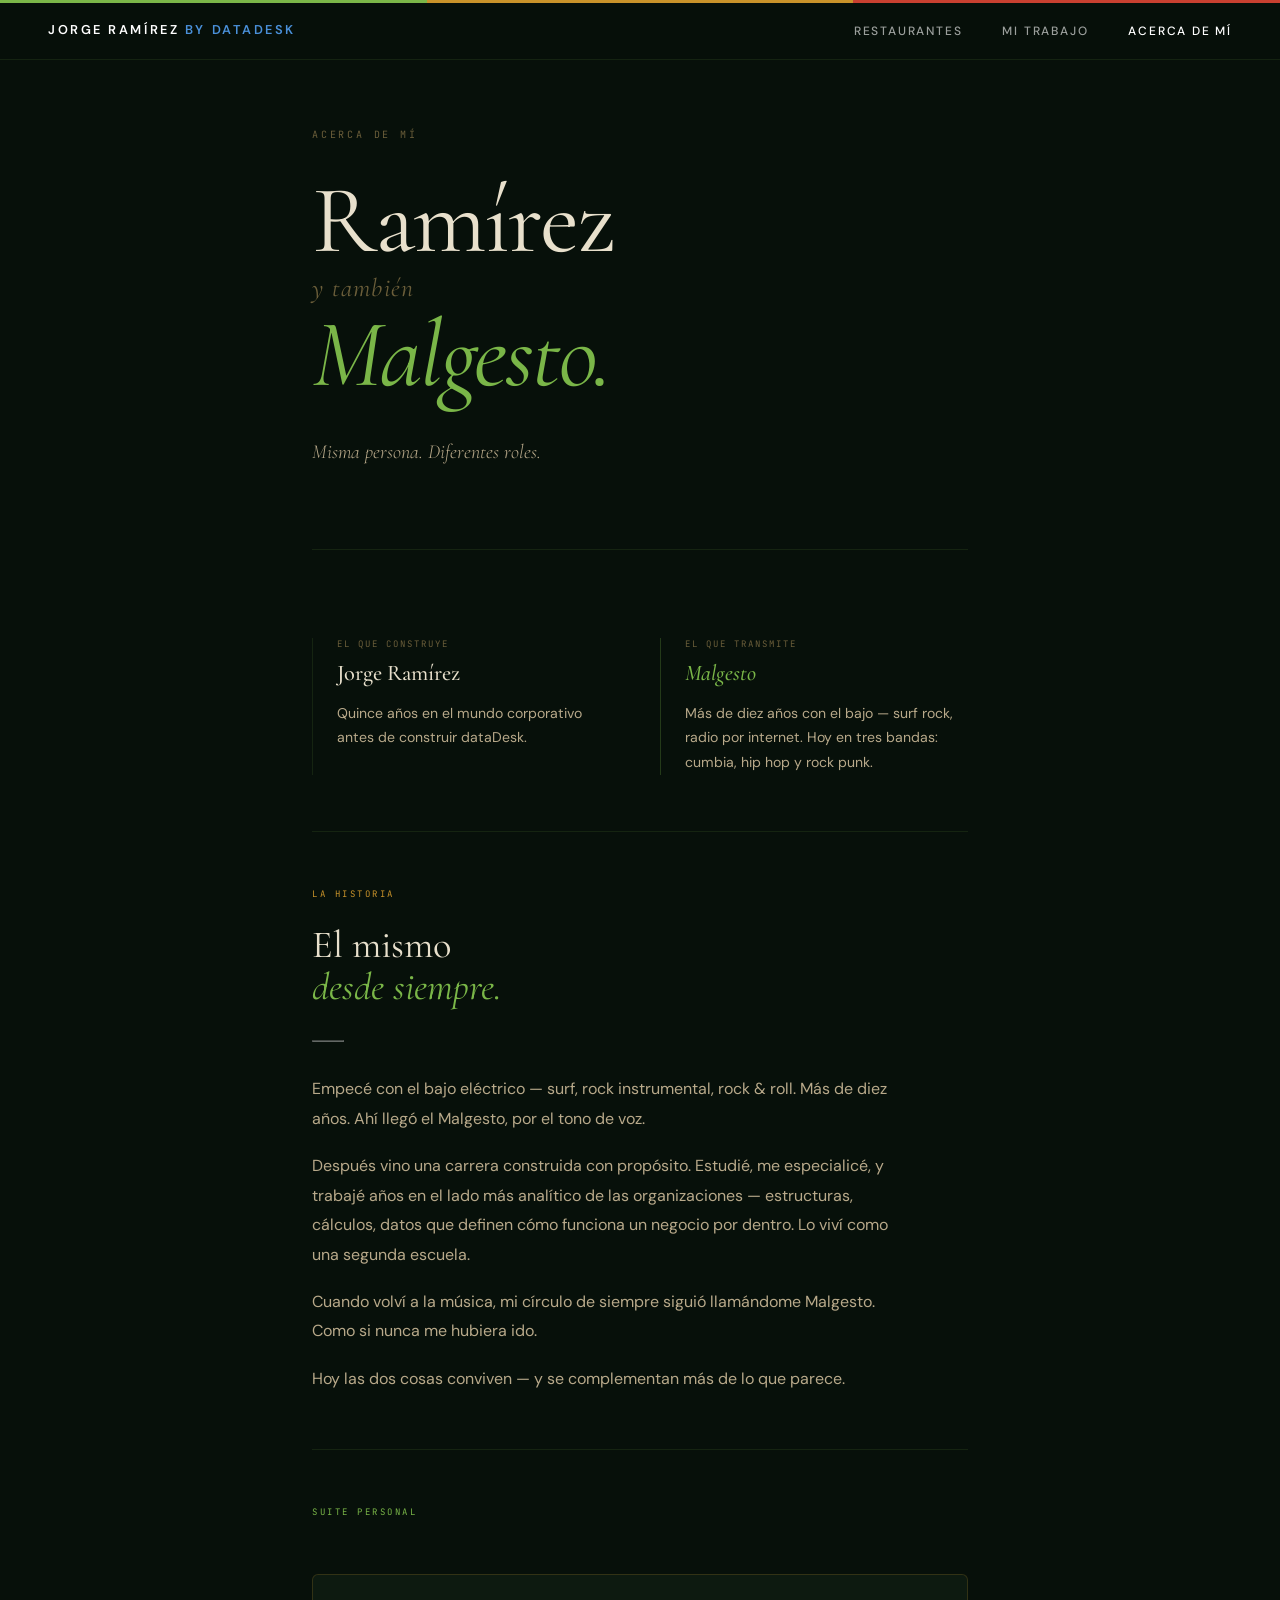
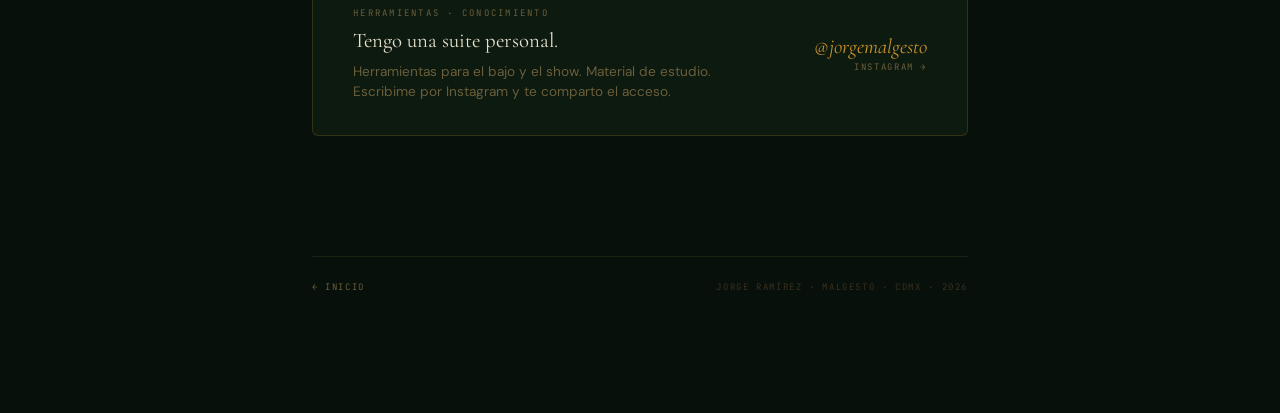
<file: acerca.html>
<!DOCTYPE html>
<html lang="es">
<head>
  <meta charset="UTF-8">
  <meta name="viewport" content="width=device-width, initial-scale=1.0">
  <title>Acerca de mí — Jorge Ramírez · Malgesto</title>

  <link rel="preconnect" href="https://fonts.googleapis.com">
  <link rel="preconnect" href="https://fonts.gstatic.com" crossorigin>
  <link href="https://fonts.googleapis.com/css2?family=Cormorant+Garamond:ital,wght@0,300;0,400;0,500;1,300;1,400;1,500&family=DM+Sans:wght@300;400;500&family=JetBrains+Mono:wght@400;500&display=swap" rel="stylesheet">
  <link rel="stylesheet" href="styles.css">

  <style>
    :root {
      --rasta-bg:      #07100a;
      --rasta-bg-card: #0d1a10;
      --rasta-border:  rgba(122,182,72,0.12);
      --rasta-border-gold: rgba(200,146,42,0.2);
      --rasta-text:    #e8e0cc;
      --rasta-soft:    #b8a98a;
      --rasta-dim:     #6b5e3a;
      --rasta-faint:   #3a3020;
      --green:  #7ab648;
      --gold:   #c8922a;
      --red:    #c84030;
      --serif:  'Cormorant Garamond', Georgia, serif;
      --mono:   'JetBrains Mono', monospace;
    }

    *, *::before, *::after { box-sizing: border-box; margin: 0; padding: 0; }

    body {
      background: var(--rasta-bg);
      color: var(--rasta-text);
      font-family: 'DM Sans', system-ui, sans-serif;
      -webkit-font-smoothing: antialiased;
      min-height: 100dvh;
    }

    a { color: inherit; text-decoration: none; }

    .site-nav {
      background: rgba(7, 16, 10, 0.97) !important;
      border-bottom: 1px solid var(--rasta-border) !important;
    }

    .rasta-stripe {
      display: flex;
      height: 3px;
      position: fixed;
      top: 0; left: 0; right: 0;
      z-index: 200;
    }
    .rasta-stripe span { flex: 1; }
    .rasta-stripe span:nth-child(1) { background: var(--green); }
    .rasta-stripe span:nth-child(2) { background: var(--gold); }
    .rasta-stripe span:nth-child(3) { background: var(--red); }

    .wrap {
      max-width: 720px;
      margin: 0 auto;
      padding: 8rem 2rem 6rem;
    }

    /* Hero */
    .hero { margin-bottom: 5rem; }

    .hero-eyebrow {
      font-family: var(--mono);
      font-size: 10px;
      text-transform: uppercase;
      letter-spacing: 0.28em;
      color: var(--rasta-dim);
      margin-bottom: 2rem;
      display: block;
    }

    .hero-names {
      font-family: var(--serif);
      font-size: clamp(3rem, 9vw, 6rem);
      font-weight: 400;
      line-height: 1;
      letter-spacing: -0.02em;
      margin-bottom: 2rem;
    }

    .name-ramirez { display: block; color: var(--rasta-text); }
    .name-separator {
      display: block;
      font-size: clamp(1rem, 3vw, 1.6rem);
      font-style: italic;
      color: var(--rasta-dim);
      letter-spacing: 0.05em;
      margin: 0.4rem 0;
    }
    .name-malgesto { display: block; color: var(--green); font-style: italic; }

    .hero-tagline {
      font-family: var(--serif);
      font-size: clamp(1rem, 2.5vw, 1.25rem);
      font-style: italic;
      font-weight: 300;
      color: var(--rasta-soft);
      max-width: 520px;
      line-height: 1.7;
    }

    /* Secciones */
    .section {
      border-top: 0.5px solid var(--rasta-border);
      padding: 3.5rem 0;
    }

    .section-label {
      font-family: var(--mono);
      font-size: 9px;
      text-transform: uppercase;
      letter-spacing: 0.28em;
      margin-bottom: 1.5rem;
      display: block;
    }

    .label-green { color: var(--green); }
    .label-gold  { color: var(--gold); }

    .section-title {
      font-family: var(--serif);
      font-size: clamp(1.6rem, 4vw, 2.4rem);
      font-weight: 400;
      color: var(--rasta-text);
      line-height: 1.1;
      margin-bottom: 1.5rem;
    }
    .section-title em { font-style: italic; color: var(--green); }

    .section-body p {
      font-size: 1rem;
      line-height: 1.85;
      color: var(--rasta-soft);
      max-width: 580px;
      margin-bottom: 1.1rem;
    }
    .section-body p:last-child { margin-bottom: 0; }
    .section-body strong { color: var(--rasta-text); font-weight: 500; }

    .rule {
      width: 32px; height: 1px;
      margin: 2rem 0;
    }
    .rule-gold { background: var(--gold); opacity: 0.4; }

    /* Grid identidad */
    .identity-grid {
      display: grid;
      grid-template-columns: 1fr 1fr;
      gap: 2.5rem;
      margin-top: 2rem;
    }

    .identity-col {
      border-left: 1px solid var(--rasta-border);
      padding-left: 1.5rem;
    }
    .identity-col.col-malgesto { border-left-color: rgba(122,182,72,0.25); }

    .identity-col-label {
      font-family: var(--mono);
      font-size: 9px;
      text-transform: uppercase;
      letter-spacing: 0.22em;
      color: var(--rasta-dim);
      margin-bottom: 0.75rem;
      display: block;
    }

    .identity-col-name {
      font-family: var(--serif);
      font-size: 1.4rem;
      font-weight: 500;
      color: var(--rasta-text);
      margin-bottom: 1rem;
      line-height: 1;
    }
    .col-malgesto .identity-col-name { color: var(--green); font-style: italic; }

    .identity-col p {
      font-size: 0.88rem;
      line-height: 1.75;
      color: var(--rasta-soft);
    }

    /* Suite card */
    .suite-card {
      border: 0.5px solid var(--rasta-border-gold);
      background: var(--rasta-bg-card);
      border-radius: 6px;
      padding: 2rem 2.5rem;
      display: flex;
      align-items: center;
      justify-content: space-between;
      gap: 2rem;
      margin-top: 3.5rem;
      transition: border-color 200ms;
    }
    .suite-card:hover { border-color: rgba(200,146,42,0.4); }

    .suite-card-label {
      font-family: var(--mono);
      font-size: 9px;
      text-transform: uppercase;
      letter-spacing: 0.25em;
      color: var(--rasta-dim);
      margin-bottom: 0.6rem;
      display: block;
    }

    .suite-card-title {
      font-family: var(--serif);
      font-size: 1.3rem;
      font-weight: 400;
      color: var(--rasta-text);
      line-height: 1.2;
      margin-bottom: 0.5rem;
    }

    .suite-card-desc {
      font-size: 0.85rem;
      color: var(--rasta-dim);
      line-height: 1.5;
    }

    .suite-card-ig {
      display: flex;
      flex-direction: column;
      align-items: flex-end;
      gap: 4px;
      flex-shrink: 0;
    }

    .suite-ig-handle {
      font-family: var(--serif);
      font-size: 1.3rem;
      font-style: italic;
      color: var(--gold);
      line-height: 1;
    }

    .suite-ig-sub {
      font-family: var(--mono);
      font-size: 9px;
      text-transform: uppercase;
      letter-spacing: 0.18em;
      color: var(--rasta-dim);
    }

    /* Footer */
    .footer {
      border-top: 0.5px solid var(--rasta-border);
      padding: 1.5rem 0;
      margin-top: 4rem;
      font-family: var(--mono);
      font-size: 9px;
      text-transform: uppercase;
      letter-spacing: 0.18em;
      color: var(--rasta-faint);
      display: flex;
      justify-content: space-between;
      align-items: center;
    }
    .footer a { color: var(--rasta-dim); transition: color 150ms; }
    .footer a:hover { color: var(--rasta-soft); }

    /* Animación entrada */
    .fade {
      opacity: 0;
      transform: translateY(16px);
      animation: fadeUp 0.7s ease-out forwards;
    }
    .fade-1 { animation-delay: 0.05s; }
    .fade-2 { animation-delay: 0.2s; }
    .fade-3 { animation-delay: 0.35s; }
    .fade-4 { animation-delay: 0.5s; }
    .fade-5 { animation-delay: 0.65s; }

    @keyframes fadeUp { to { opacity: 1; transform: translateY(0); } }

    @media (max-width: 600px) {
      .wrap { padding: 7rem 1.25rem 4rem; }
      .identity-grid { grid-template-columns: 1fr; gap: 2rem; }
      .suite-card { flex-direction: column; align-items: flex-start; }
      .suite-card-ig { align-items: flex-start; }
    }
  </style>
</head>
<body>

  <div class="rasta-stripe">
    <span></span><span></span><span></span>
  </div>

  <nav class="site-nav">
    <a href="index.html" class="nav-brand">Jorge Ramírez <span>by dataDesk</span></a>
    <ul class="nav-links">
      <li><a href="restaurantes.html">Restaurantes</a></li>
      <li><a href="jorgeramirez/index.html">Mi trabajo</a></li>
      <li><a href="acerca.html" class="active">Acerca de mí</a></li>
    </ul>
  </nav>

  <div class="wrap">

    <header class="hero fade fade-1">
      <span class="hero-eyebrow">Acerca de mí</span>
      <h1 class="hero-names">
        <span class="name-ramirez">Ramírez</span>
        <span class="name-separator">y también</span>
        <span class="name-malgesto">Malgesto.</span>
      </h1>
      <p class="hero-tagline">
        Misma persona. Diferentes roles.
      </p>
    </header>

    <section class="section fade fade-2">
      <div class="identity-grid">
        <div class="identity-col">
          <span class="identity-col-label">El que construye</span>
          <div class="identity-col-name">Jorge Ramírez</div>
          <p>
            Quince años en el mundo corporativo antes de construir dataDesk.
          </p>
        </div>
        <div class="identity-col col-malgesto">
          <span class="identity-col-label">El que transmite</span>
          <div class="identity-col-name">Malgesto</div>
          <p>
            Más de diez años con el bajo — surf rock, radio por internet. Hoy en tres bandas: cumbia, hip hop y rock punk.
          </p>
        </div>
      </div>
    </section>

    <section class="section fade fade-3">
      <span class="section-label label-gold">La historia</span>
      <h2 class="section-title">El mismo<br><em>desde siempre.</em></h2>
      <hr class="rule rule-gold">
      <div class="section-body">
        <p>
          Empecé con el bajo eléctrico — surf, rock instrumental, rock &amp; roll. Más de diez años. Ahí llegó el Malgesto, por el tono de voz.
        </p>
        <p>
          Después vino una carrera construida con propósito. Estudié, me especialicé, y trabajé años en el lado más analítico de las organizaciones — estructuras, cálculos, datos que definen cómo funciona un negocio por dentro. Lo viví como una segunda escuela.
        </p>
        <p>
          Cuando volví a la música, mi círculo de siempre siguió llamándome Malgesto. Como si nunca me hubiera ido.
        </p>
        <p>
          Hoy las dos cosas conviven — y se complementan más de lo que parece.
        </p>
      </div>
    </section>

    <section class="section fade fade-4">
      <span class="section-label label-green">Suite personal</span>
      <a href="https://instagram.com/jorgemalgesto"
         class="suite-card"
         target="_blank"
         rel="noopener noreferrer">
        <div class="suite-card-left">
          <span class="suite-card-label">Herramientas · Conocimiento</span>
          <div class="suite-card-title">Tengo una suite personal.</div>
          <p class="suite-card-desc">
            Herramientas para el bajo y el show. Material de estudio.<br>
            Escribime por Instagram y te comparto el acceso.
          </p>
        </div>
        <div class="suite-card-ig">
          <span class="suite-ig-handle">@jorgemalgesto</span>
          <span class="suite-ig-sub">Instagram →</span>
        </div>
      </a>
    </section>

    <footer class="footer fade fade-5">
      <a href="index.html">← Inicio</a>
      <span>Jorge Ramírez · Malgesto · CDMX · 2026</span>
    </footer>

  </div>

  <a href="https://wa.me/525543183792" class="wa-float" target="_blank" aria-label="WhatsApp">
    <svg viewBox="0 0 24 24" xmlns="http://www.w3.org/2000/svg">
      <path d="M17.472 14.382c-.297-.149-1.758-.867-2.03-.967-.273-.099-.471-.148-.67.15-.197.297-.767.966-.94 1.164-.173.199-.347.223-.644.075-.297-.15-1.255-.463-2.39-1.475-.883-.788-1.48-1.761-1.653-2.059-.173-.297-.018-.458.13-.606.134-.133.298-.347.446-.52.149-.174.198-.298.298-.497.099-.198.05-.371-.025-.52-.075-.149-.669-1.612-.916-2.207-.242-.579-.487-.5-.669-.51-.173-.008-.371-.01-.57-.01-.198 0-.52.074-.792.372-.272.297-1.04 1.016-1.04 2.479 0 1.462 1.065 2.875 1.213 3.074.149.198 2.096 3.2 5.077 4.487.709.306 1.262.489 1.694.625.712.227 1.36.195 1.871.118.571-.085 1.758-.719 2.006-1.413.248-.694.248-1.289.173-1.413-.074-.124-.272-.198-.57-.347z"/>
      <path d="M12 0C5.373 0 0 5.373 0 12c0 2.124.558 4.122 1.535 5.854L.057 23.215a.75.75 0 0 0 .921.921l5.361-1.478A11.945 11.945 0 0 0 12 24c6.627 0 12-5.373 12-12S18.627 0 12 0zm0 21.75a9.714 9.714 0 0 1-5.003-1.384l-.36-.214-3.733 1.028 1.028-3.733-.214-.36A9.714 9.714 0 0 1 2.25 12C2.25 6.615 6.615 2.25 12 2.25S21.75 6.615 21.75 12 17.385 21.75 12 21.75z"/>
    </svg>
  </a>

  <script src="script.js"></script>
</body>
</html>
</file>
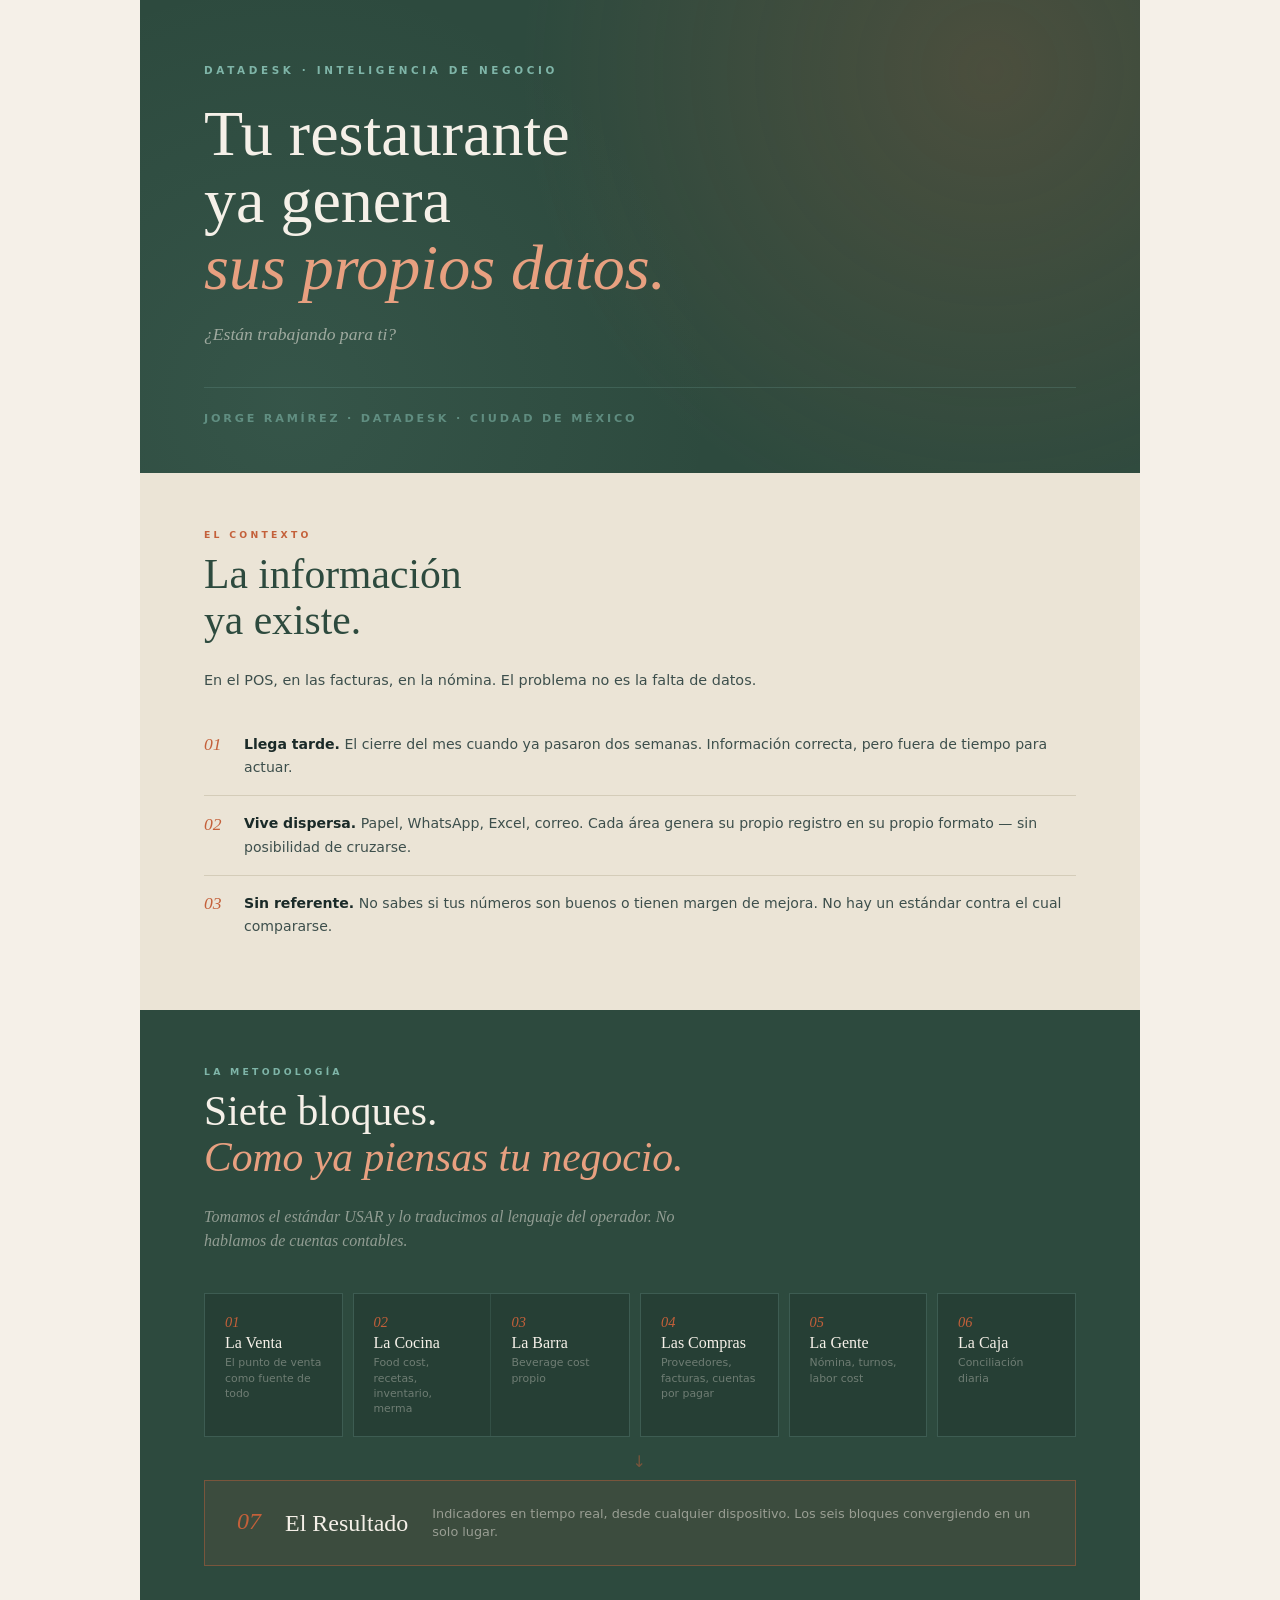
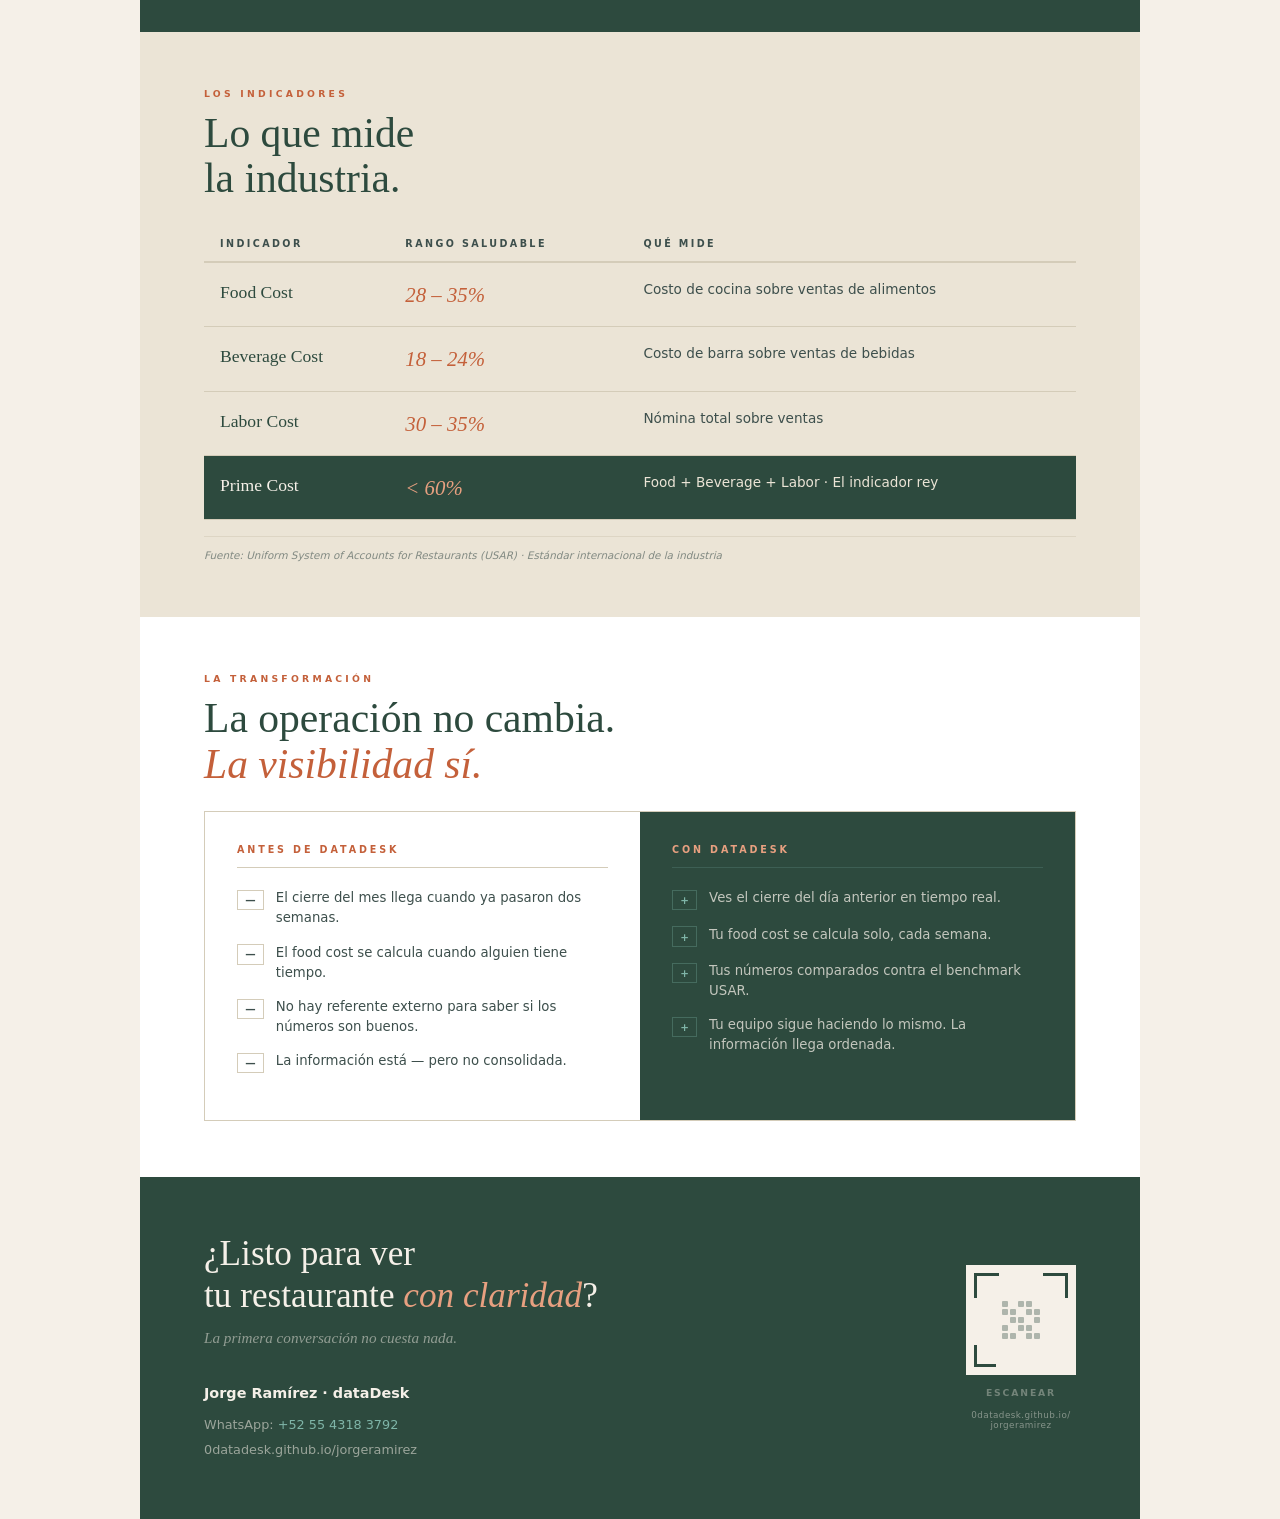
<file: offline.html>
<!DOCTYPE html>
<html lang="es">
<head>
  <meta charset="UTF-8">
  <meta name="viewport" content="width=device-width, initial-scale=1.0">
  <title>dataDesk · Restaurantes — Presentación</title>
  <style>
    /* ── Variables ── */
    :root {
      --verde: #2d4a3e;
      --verde-mid: #4a7c6f;
      --verde-soft: #7fb5a8;
      --papel: #f5f0e8;
      --papel-warm: #ebe4d6;
      --terracotta: #c4603a;
      --terracotta-soft: #e8a080;
      --tinta: #1a2a28;
      --tinta-soft: #3d4f4c;
      --linea: #d4ccb9;
      --blanco: #ffffff;
    }

    * { box-sizing: border-box; margin: 0; padding: 0; }

    body {
      font-family: system-ui, -apple-system, sans-serif;
      background: var(--papel);
      color: var(--tinta);
      -webkit-font-smoothing: antialiased;
      max-width: 1000px;
      margin: 0 auto;
      padding: 0;
    }

    /* ── Tipografía base ── */
    .serif { font-family: Georgia, 'Times New Roman', serif; }

    /* ── PORTADA ── */
    .portada {
      background: var(--verde);
      padding: 4rem 4rem 3rem;
      position: relative;
      overflow: hidden;
    }

    .portada::before {
      content: '';
      position: absolute;
      inset: 0;
      background:
        radial-gradient(circle at 85% 15%, rgba(196,96,58,0.2) 0%, transparent 50%),
        radial-gradient(circle at 15% 85%, rgba(127,181,168,0.1) 0%, transparent 45%);
    }

    .portada-inner { position: relative; z-index: 1; }

    .portada-eyebrow {
      font-size: 0.65rem;
      font-weight: 700;
      letter-spacing: 0.35em;
      text-transform: uppercase;
      color: var(--verde-soft);
      margin-bottom: 1.5rem;
    }

    .portada-titulo {
      font-family: Georgia, serif;
      font-size: clamp(2.4rem, 5vw, 4.2rem);
      font-weight: normal;
      line-height: 1.05;
      color: var(--papel);
      margin-bottom: 1.2rem;
    }

    .portada-titulo em {
      font-style: italic;
      color: var(--terracotta-soft);
    }

    .portada-tagline {
      font-family: Georgia, serif;
      font-size: 1.1rem;
      font-style: italic;
      font-weight: normal;
      color: rgba(245,240,232,0.55);
      max-width: 500px;
      line-height: 1.5;
      margin-bottom: 2.5rem;
    }

    .portada-brand {
      font-size: 0.7rem;
      font-weight: 700;
      letter-spacing: 0.25em;
      text-transform: uppercase;
      color: rgba(127,181,168,0.6);
      border-top: 1px solid rgba(127,181,168,0.2);
      padding-top: 1.5rem;
    }

    /* ── BLOQUES GENERALES ── */
    .bloque {
      padding: 3.5rem 4rem;
    }

    .bloque-warm { background: var(--papel-warm); }
    .bloque-verde { background: var(--verde); }
    .bloque-blanco { background: var(--blanco); }

    .bloque-label {
      font-size: 0.58rem;
      font-weight: 700;
      letter-spacing: 0.35em;
      text-transform: uppercase;
      color: var(--terracotta);
      margin-bottom: 0.75rem;
      display: block;
    }

    .bloque-verde .bloque-label { color: var(--verde-soft); }

    .bloque-titulo {
      font-family: Georgia, serif;
      font-size: clamp(1.6rem, 3.5vw, 2.6rem);
      font-weight: normal;
      line-height: 1.1;
      color: var(--verde);
      margin-bottom: 1.5rem;
    }

    .bloque-verde .bloque-titulo { color: var(--papel); }

    .bloque-titulo em {
      font-style: italic;
      color: var(--terracotta);
    }

    .bloque-verde .bloque-titulo em { color: var(--terracotta-soft); }

    /* ── EL PROBLEMA ── */
    .problema-puntos {
      list-style: none;
      margin-top: 0.5rem;
      display: flex;
      flex-direction: column;
      gap: 0;
    }

    .problema-intro {
      font-size: 0.9rem;
      line-height: 1.75;
      color: var(--tinta-soft);
      margin-bottom: 1.5rem;
      max-width: 600px;
    }

    .problema-punto {
      display: flex;
      gap: 1rem;
      padding: 1rem 0;
      border-bottom: 1px solid var(--linea);
      align-items: flex-start;
    }

    .problema-punto:last-child { border-bottom: none; }

    .problema-punto-icono {
      font-family: Georgia, serif;
      font-style: italic;
      font-size: 1.1rem;
      color: var(--terracotta);
      flex-shrink: 0;
      min-width: 1.5rem;
      padding-top: 0.1rem;
    }

    .problema-punto-texto {
      font-size: 0.88rem;
      line-height: 1.65;
      color: var(--tinta-soft);
    }

    .problema-punto-texto strong {
      color: var(--tinta);
      font-weight: 600;
    }

    /* ── LOS 7 BLOQUES (mapa visual) ── */
    .mapa-intro {
      font-family: Georgia, serif;
      font-size: 1rem;
      font-style: italic;
      color: rgba(245,240,232,0.5);
      margin-bottom: 2.5rem;
      max-width: 520px;
      line-height: 1.5;
    }

    .mapa-fila {
      display: grid;
      gap: 0.6rem;
      margin-bottom: 0.6rem;
    }

    .mapa-fila-1 { grid-template-columns: 1fr 2fr 1fr 1fr 1fr; }
    .mapa-fila-2 { grid-template-columns: 1fr; }

    .mapa-celda {
      border: 1px solid rgba(127,181,168,0.25);
      padding: 1.25rem;
      background: rgba(0,0,0,0.15);
    }

    .mapa-celda-doble {
      display: grid;
      grid-template-columns: 1fr 1fr;
      border: 1px solid rgba(127,181,168,0.25);
      background: rgba(0,0,0,0.15);
    }

    .mapa-celda-sub {
      padding: 1.25rem;
    }

    .mapa-celda-sub:first-child {
      border-right: 1px solid rgba(127,181,168,0.15);
    }

    .mapa-celda-resultado {
      border: 1px solid rgba(196,96,58,0.45);
      padding: 1.5rem 2rem;
      background: rgba(196,96,58,0.1);
      display: flex;
      align-items: center;
      gap: 1.5rem;
    }

    .mapa-num {
      font-family: Georgia, serif;
      font-style: italic;
      font-size: 0.9rem;
      color: var(--terracotta);
      display: block;
      margin-bottom: 0.25rem;
    }

    .mapa-nombre {
      font-family: Georgia, serif;
      font-size: 1rem;
      color: var(--papel);
      font-weight: normal;
      margin-bottom: 0.3rem;
      line-height: 1;
    }

    .mapa-desc {
      font-size: 0.68rem;
      color: rgba(245,240,232,0.35);
      line-height: 1.4;
    }

    .mapa-celda-resultado .mapa-num { font-size: 1.5rem; flex-shrink: 0; }
    .mapa-celda-resultado .mapa-nombre { font-size: 1.5rem; flex-shrink: 0; margin-bottom: 0; }
    .mapa-celda-resultado .mapa-desc { font-size: 0.8rem; color: rgba(245,240,232,0.5); flex: 1; }

    .mapa-flecha {
      text-align: center;
      color: rgba(196,96,58,0.5);
      font-size: 1rem;
      letter-spacing: 0.1em;
      padding: 0.3rem 0;
      margin-bottom: 0.3rem;
    }

    /* ── KPIs USAR ── */
    .kpi-tabla {
      width: 100%;
      border-collapse: collapse;
      margin-top: 1rem;
    }

    .kpi-tabla th {
      font-size: 0.6rem;
      font-weight: 700;
      letter-spacing: 0.25em;
      text-transform: uppercase;
      color: var(--tinta-soft);
      text-align: left;
      padding: 0.75rem 1rem;
      border-bottom: 2px solid var(--linea);
    }

    .kpi-tabla td {
      font-size: 0.85rem;
      padding: 1rem;
      border-bottom: 1px solid var(--linea);
      color: var(--tinta-soft);
      vertical-align: top;
      line-height: 1.5;
    }

    .kpi-tabla td:first-child {
      font-family: Georgia, serif;
      font-size: 1.1rem;
      color: var(--verde);
      white-space: nowrap;
    }

    .kpi-tabla td:nth-child(2) {
      font-family: Georgia, serif;
      font-size: 1.3rem;
      font-style: italic;
      color: var(--terracotta);
      white-space: nowrap;
    }

    .kpi-tabla tr.prime td {
      background: var(--verde);
      color: var(--papel-warm);
    }

    .kpi-tabla tr.prime td:first-child {
      color: var(--papel);
    }

    .kpi-tabla tr.prime td:nth-child(2) {
      color: var(--terracotta-soft);
    }

    .kpi-fuente {
      font-size: 0.65rem;
      color: var(--tinta-soft);
      margin-top: 1rem;
      padding-top: 0.75rem;
      border-top: 1px solid var(--linea);
      font-style: italic;
      opacity: 0.6;
    }

    /* ── ANTES / DESPUÉS ── */
    .comp-grid {
      display: grid;
      grid-template-columns: 1fr 1fr;
      gap: 0;
      margin-top: 1.5rem;
      border: 1px solid var(--linea);
    }

    .comp-col {
      padding: 2rem;
    }

    .comp-col-antes { background: var(--blanco); }
    .comp-col-despues { background: var(--verde); }

    .comp-header {
      font-size: 0.6rem;
      font-weight: 700;
      letter-spacing: 0.3em;
      text-transform: uppercase;
      color: var(--terracotta);
      margin-bottom: 1.25rem;
      padding-bottom: 0.75rem;
      border-bottom: 1px solid var(--linea);
    }

    .comp-col-despues .comp-header {
      color: var(--terracotta-soft);
      border-bottom-color: rgba(127,181,168,0.2);
    }

    .comp-item {
      display: flex;
      gap: 0.75rem;
      margin-bottom: 0.9rem;
      align-items: flex-start;
    }

    .comp-icono {
      font-size: 0.65rem;
      font-weight: 700;
      padding: 0.2rem 0.45rem;
      border: 1px solid var(--linea);
      color: var(--tinta-soft);
      flex-shrink: 0;
      margin-top: 0.1rem;
    }

    .comp-col-despues .comp-icono {
      border-color: rgba(127,181,168,0.3);
      color: var(--verde-soft);
    }

    .comp-texto {
      font-size: 0.83rem;
      color: var(--tinta-soft);
      line-height: 1.5;
    }

    .comp-col-despues .comp-texto {
      color: rgba(245,240,232,0.75);
    }

    /* ── CONTACTO / CIERRE ── */
    .cierre {
      background: var(--verde);
      padding: 3.5rem 4rem;
      display: grid;
      grid-template-columns: 1fr auto;
      gap: 3rem;
      align-items: center;
    }

    .cierre-titulo {
      font-family: Georgia, serif;
      font-size: clamp(1.5rem, 3vw, 2.2rem);
      font-weight: normal;
      color: var(--papel);
      line-height: 1.2;
      margin-bottom: 0.75rem;
    }

    .cierre-titulo em {
      font-style: italic;
      color: var(--terracotta-soft);
    }

    .cierre-sub {
      font-family: Georgia, serif;
      font-style: italic;
      font-size: 0.95rem;
      color: rgba(245,240,232,0.5);
      margin-bottom: 2rem;
    }

    .cierre-contacto {
      font-size: 0.8rem;
      color: rgba(245,240,232,0.55);
      line-height: 2;
    }

    .cierre-contacto strong {
      color: var(--papel);
      font-weight: 600;
      display: block;
      font-size: 0.9rem;
      margin-bottom: 0.25rem;
    }

    .cierre-contacto a {
      color: var(--verde-soft);
      text-decoration: none;
    }

    /* QR placeholder */
    .qr-wrap {
      display: flex;
      flex-direction: column;
      align-items: center;
      gap: 0.75rem;
      flex-shrink: 0;
    }

    .qr-box {
      width: 110px;
      height: 110px;
      background: var(--papel);
      display: flex;
      flex-direction: column;
      position: relative;
      padding: 8px;
    }

    /* Esquinas tipo QR */
    .qr-box::before,
    .qr-box::after {
      content: '';
      position: absolute;
      width: 22px;
      height: 22px;
    }

    .qr-box::before {
      top: 8px; left: 8px;
      border-top: 3px solid var(--verde);
      border-left: 3px solid var(--verde);
    }

    .qr-box::after {
      top: 8px; right: 8px;
      border-top: 3px solid var(--verde);
      border-right: 3px solid var(--verde);
    }

    .qr-inner {
      flex: 1;
      display: flex;
      align-items: center;
      justify-content: center;
      flex-direction: column;
      gap: 2px;
    }

    .qr-corner-bl {
      position: absolute;
      bottom: 8px; left: 8px;
      width: 22px; height: 22px;
      border-bottom: 3px solid var(--verde);
      border-left: 3px solid var(--verde);
    }

    .qr-dots {
      display: grid;
      grid-template-columns: repeat(5, 6px);
      grid-template-rows: repeat(5, 6px);
      gap: 2px;
      opacity: 0.35;
    }

    .qr-dot {
      background: var(--verde);
      border-radius: 1px;
    }

    .qr-url {
      font-size: 0.55rem;
      color: rgba(245,240,232,0.45);
      text-align: center;
      letter-spacing: 0.05em;
      max-width: 110px;
      word-break: break-all;
    }

    .qr-label {
      font-size: 0.58rem;
      font-weight: 600;
      letter-spacing: 0.2em;
      text-transform: uppercase;
      color: rgba(245,240,232,0.35);
    }

    /* ── PRINT ── */
    @media print {
      body { max-width: 100%; }
      .portada, .bloque-verde, .cierre { -webkit-print-color-adjust: exact; print-color-adjust: exact; }
      .mapa-celda, .mapa-celda-doble, .mapa-celda-resultado { -webkit-print-color-adjust: exact; print-color-adjust: exact; }
      .comp-col-despues, .kpi-tabla tr.prime td { -webkit-print-color-adjust: exact; print-color-adjust: exact; }
    }

    /* ── Móvil ── */
    @media (max-width: 680px) {
      .portada { padding: 3rem 1.5rem 2.5rem; }
      .bloque { padding: 2.5rem 1.5rem; }
      .mapa-fila-1 { grid-template-columns: 1fr 1fr; }
      .mapa-celda-doble { grid-template-columns: 1fr; }
      .mapa-celda-sub:first-child { border-right: none; border-bottom: 1px solid rgba(127,181,168,0.15); }
      .mapa-celda-resultado { flex-direction: column; align-items: flex-start; gap: 0.5rem; }
      .comp-grid { grid-template-columns: 1fr; }
      .cierre { grid-template-columns: 1fr; }
      .kpi-tabla td:first-child, .kpi-tabla td:nth-child(2) { white-space: normal; }
    }
  </style>
</head>
<body>

  <!-- PORTADA -->
  <div class="portada">
    <div class="portada-inner">
      <p class="portada-eyebrow">dataDesk · Inteligencia de negocio</p>
      <h1 class="portada-titulo">Tu restaurante<br>ya genera<br><em>sus propios datos.</em></h1>
      <p class="portada-tagline">¿Están trabajando para ti?</p>
      <p class="portada-brand">Jorge Ramírez · dataDesk · Ciudad de México</p>
    </div>
  </div>

  <!-- EL PROBLEMA -->
  <div class="bloque bloque-warm">
    <span class="bloque-label">El contexto</span>
    <h2 class="bloque-titulo">La información<br>ya existe.</h2>

    <p class="problema-intro">En el POS, en las facturas, en la nómina. El problema no es la falta de datos.</p>

    <ul class="problema-puntos">
      <li class="problema-punto">
        <span class="problema-punto-icono">01</span>
        <p class="problema-punto-texto"><strong>Llega tarde.</strong> El cierre del mes cuando ya pasaron dos semanas. Información correcta, pero fuera de tiempo para actuar.</p>
      </li>
      <li class="problema-punto">
        <span class="problema-punto-icono">02</span>
        <p class="problema-punto-texto"><strong>Vive dispersa.</strong> Papel, WhatsApp, Excel, correo. Cada área genera su propio registro en su propio formato — sin posibilidad de cruzarse.</p>
      </li>
      <li class="problema-punto">
        <span class="problema-punto-icono">03</span>
        <p class="problema-punto-texto"><strong>Sin referente.</strong> No sabes si tus números son buenos o tienen margen de mejora. No hay un estándar contra el cual compararse.</p>
      </li>
    </ul>
  </div>

  <!-- LOS 7 BLOQUES -->
  <div class="bloque bloque-verde">
    <span class="bloque-label">La metodología</span>
    <h2 class="bloque-titulo">Siete bloques.<br><em>Como ya piensas tu negocio.</em></h2>
    <p class="mapa-intro">Tomamos el estándar USAR y lo traducimos al lenguaje del operador. No hablamos de cuentas contables.</p>

    <div class="mapa-fila mapa-fila-1">
      <div class="mapa-celda">
        <span class="mapa-num">01</span>
        <div class="mapa-nombre">La Venta</div>
        <p class="mapa-desc">El punto de venta como fuente de todo</p>
      </div>
      <div class="mapa-celda-doble">
        <div class="mapa-celda-sub">
          <span class="mapa-num">02</span>
          <div class="mapa-nombre">La Cocina</div>
          <p class="mapa-desc">Food cost, recetas, inventario, merma</p>
        </div>
        <div class="mapa-celda-sub">
          <span class="mapa-num">03</span>
          <div class="mapa-nombre">La Barra</div>
          <p class="mapa-desc">Beverage cost propio</p>
        </div>
      </div>
      <div class="mapa-celda">
        <span class="mapa-num">04</span>
        <div class="mapa-nombre">Las Compras</div>
        <p class="mapa-desc">Proveedores, facturas, cuentas por pagar</p>
      </div>
      <div class="mapa-celda">
        <span class="mapa-num">05</span>
        <div class="mapa-nombre">La Gente</div>
        <p class="mapa-desc">Nómina, turnos, labor cost</p>
      </div>
      <div class="mapa-celda">
        <span class="mapa-num">06</span>
        <div class="mapa-nombre">La Caja</div>
        <p class="mapa-desc">Conciliación diaria</p>
      </div>
    </div>

    <div class="mapa-flecha">↓</div>

    <div class="mapa-fila mapa-fila-2">
      <div class="mapa-celda-resultado">
        <span class="mapa-num">07</span>
        <div class="mapa-nombre">El Resultado</div>
        <p class="mapa-desc">Indicadores en tiempo real, desde cualquier dispositivo. Los seis bloques convergiendo en un solo lugar.</p>
      </div>
    </div>
  </div>

  <!-- KPIs USAR -->
  <div class="bloque bloque-warm">
    <span class="bloque-label">Los indicadores</span>
    <h2 class="bloque-titulo">Lo que mide<br>la industria.</h2>

    <table class="kpi-tabla">
      <thead>
        <tr>
          <th>Indicador</th>
          <th>Rango saludable</th>
          <th>Qué mide</th>
        </tr>
      </thead>
      <tbody>
        <tr>
          <td>Food Cost</td>
          <td>28 – 35%</td>
          <td>Costo de cocina sobre ventas de alimentos</td>
        </tr>
        <tr>
          <td>Beverage Cost</td>
          <td>18 – 24%</td>
          <td>Costo de barra sobre ventas de bebidas</td>
        </tr>
        <tr>
          <td>Labor Cost</td>
          <td>30 – 35%</td>
          <td>Nómina total sobre ventas</td>
        </tr>
        <tr class="prime">
          <td>Prime Cost</td>
          <td>&lt; 60%</td>
          <td>Food + Beverage + Labor · El indicador rey</td>
        </tr>
      </tbody>
    </table>
    <p class="kpi-fuente">Fuente: Uniform System of Accounts for Restaurants (USAR) · Estándar internacional de la industria</p>
  </div>

  <!-- ANTES / DESPUÉS -->
  <div class="bloque bloque-blanco">
    <span class="bloque-label">La transformación</span>
    <h2 class="bloque-titulo">La operación no cambia.<br><em>La visibilidad sí.</em></h2>

    <div class="comp-grid">
      <div class="comp-col comp-col-antes">
        <div class="comp-header">Antes de dataDesk</div>
        <div class="comp-item">
          <span class="comp-icono">—</span>
          <p class="comp-texto">El cierre del mes llega cuando ya pasaron dos semanas.</p>
        </div>
        <div class="comp-item">
          <span class="comp-icono">—</span>
          <p class="comp-texto">El food cost se calcula cuando alguien tiene tiempo.</p>
        </div>
        <div class="comp-item">
          <span class="comp-icono">—</span>
          <p class="comp-texto">No hay referente externo para saber si los números son buenos.</p>
        </div>
        <div class="comp-item">
          <span class="comp-icono">—</span>
          <p class="comp-texto">La información está — pero no consolidada.</p>
        </div>
      </div>
      <div class="comp-col comp-col-despues">
        <div class="comp-header">Con dataDesk</div>
        <div class="comp-item">
          <span class="comp-icono">+</span>
          <p class="comp-texto">Ves el cierre del día anterior en tiempo real.</p>
        </div>
        <div class="comp-item">
          <span class="comp-icono">+</span>
          <p class="comp-texto">Tu food cost se calcula solo, cada semana.</p>
        </div>
        <div class="comp-item">
          <span class="comp-icono">+</span>
          <p class="comp-texto">Tus números comparados contra el benchmark USAR.</p>
        </div>
        <div class="comp-item">
          <span class="comp-icono">+</span>
          <p class="comp-texto">Tu equipo sigue haciendo lo mismo. La información llega ordenada.</p>
        </div>
      </div>
    </div>
  </div>

  <!-- CIERRE / CONTACTO -->
  <div class="cierre">
    <div>
      <h2 class="cierre-titulo">¿Listo para ver<br>tu restaurante <em>con claridad</em>?</h2>
      <p class="cierre-sub">La primera conversación no cuesta nada.</p>
      <div class="cierre-contacto">
        <strong>Jorge Ramírez · dataDesk</strong>
        WhatsApp: <a href="https://wa.me/525543183792">+52 55 4318 3792</a><br>
        0datadesk.github.io/jorgeramirez
      </div>
    </div>
    <div class="qr-wrap">
      <div class="qr-box">
        <div class="qr-corner-bl"></div>
        <div class="qr-inner">
          <div class="qr-dots">
            <div class="qr-dot"></div><div></div><div class="qr-dot"></div><div class="qr-dot"></div><div></div>
            <div class="qr-dot"></div><div class="qr-dot"></div><div></div><div class="qr-dot"></div><div class="qr-dot"></div>
            <div></div><div class="qr-dot"></div><div class="qr-dot"></div><div></div><div class="qr-dot"></div>
            <div class="qr-dot"></div><div></div><div class="qr-dot"></div><div class="qr-dot"></div><div></div>
            <div class="qr-dot"></div><div class="qr-dot"></div><div></div><div class="qr-dot"></div><div class="qr-dot"></div>
          </div>
        </div>
      </div>
      <p class="qr-label">Escanear</p>
      <p class="qr-url">0datadesk.github.io/<br>jorgeramirez</p>
    </div>
  </div>

</body>
</html>
</file>
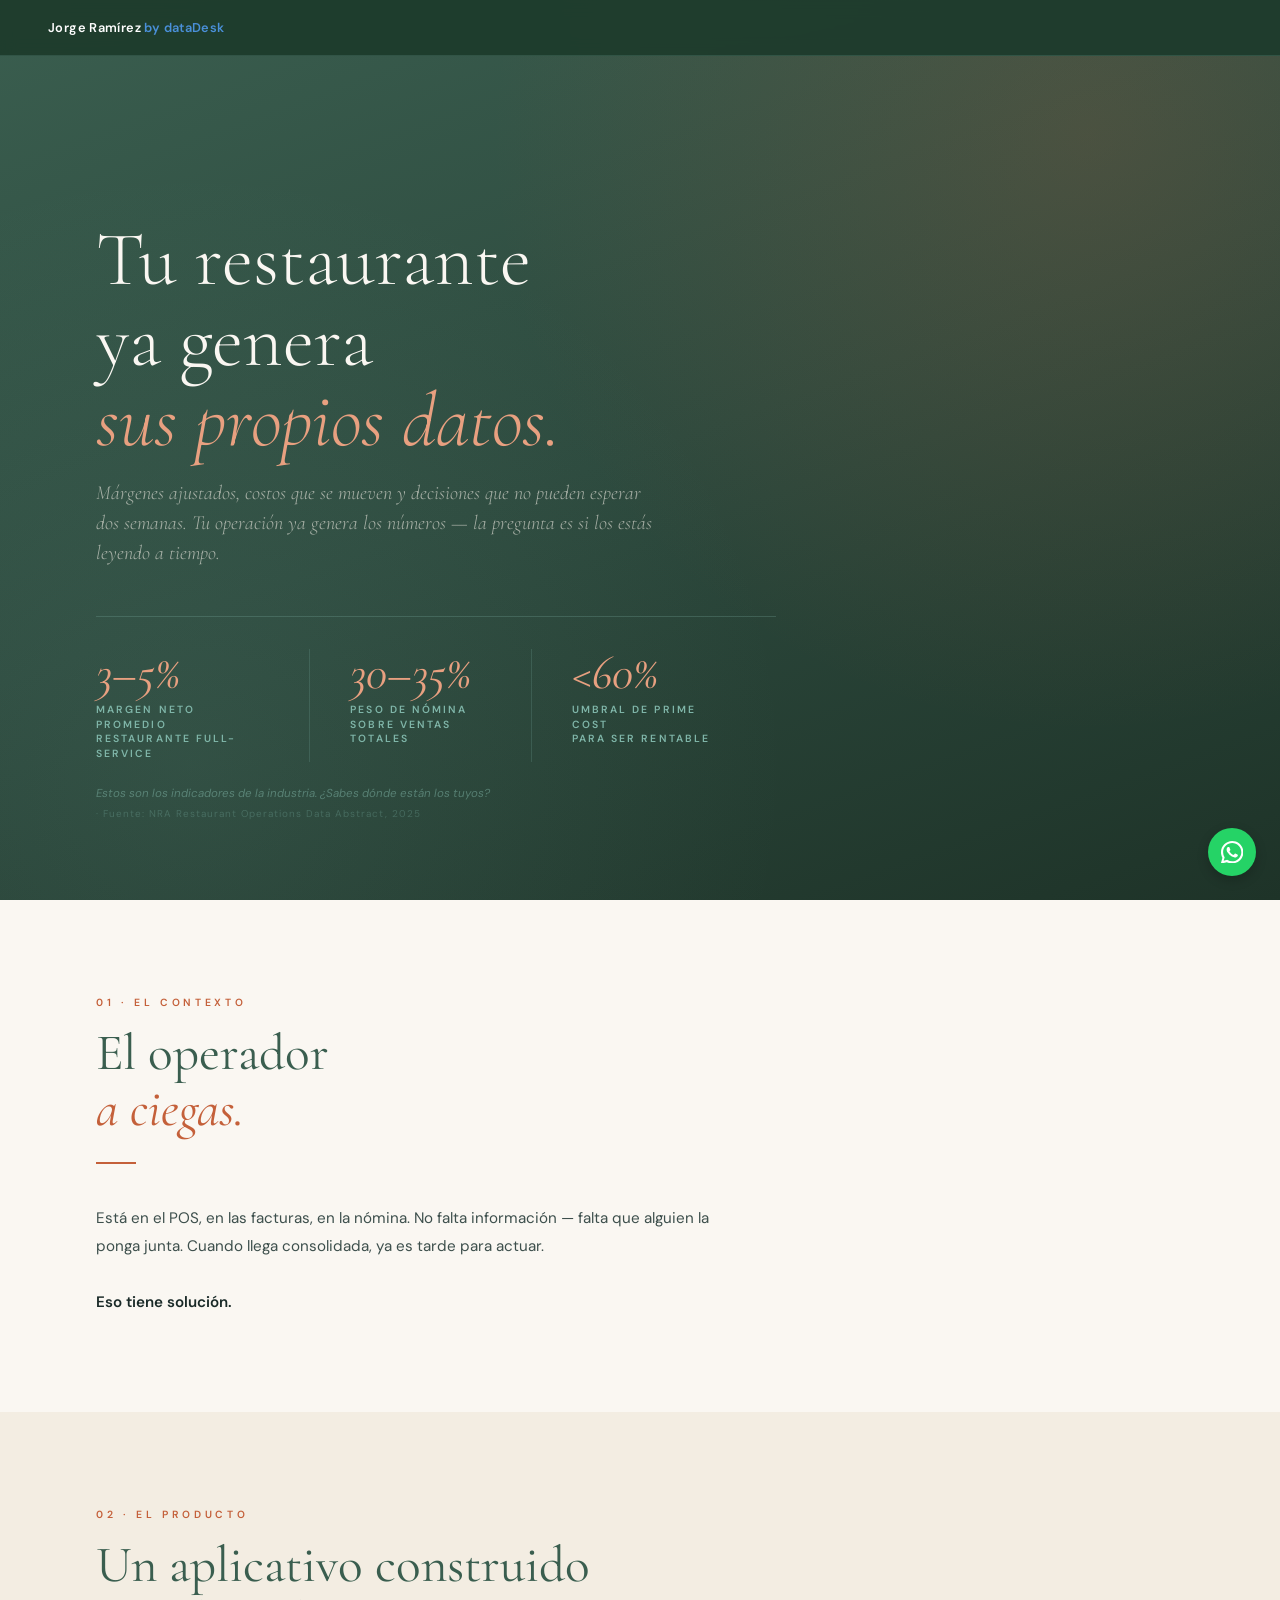
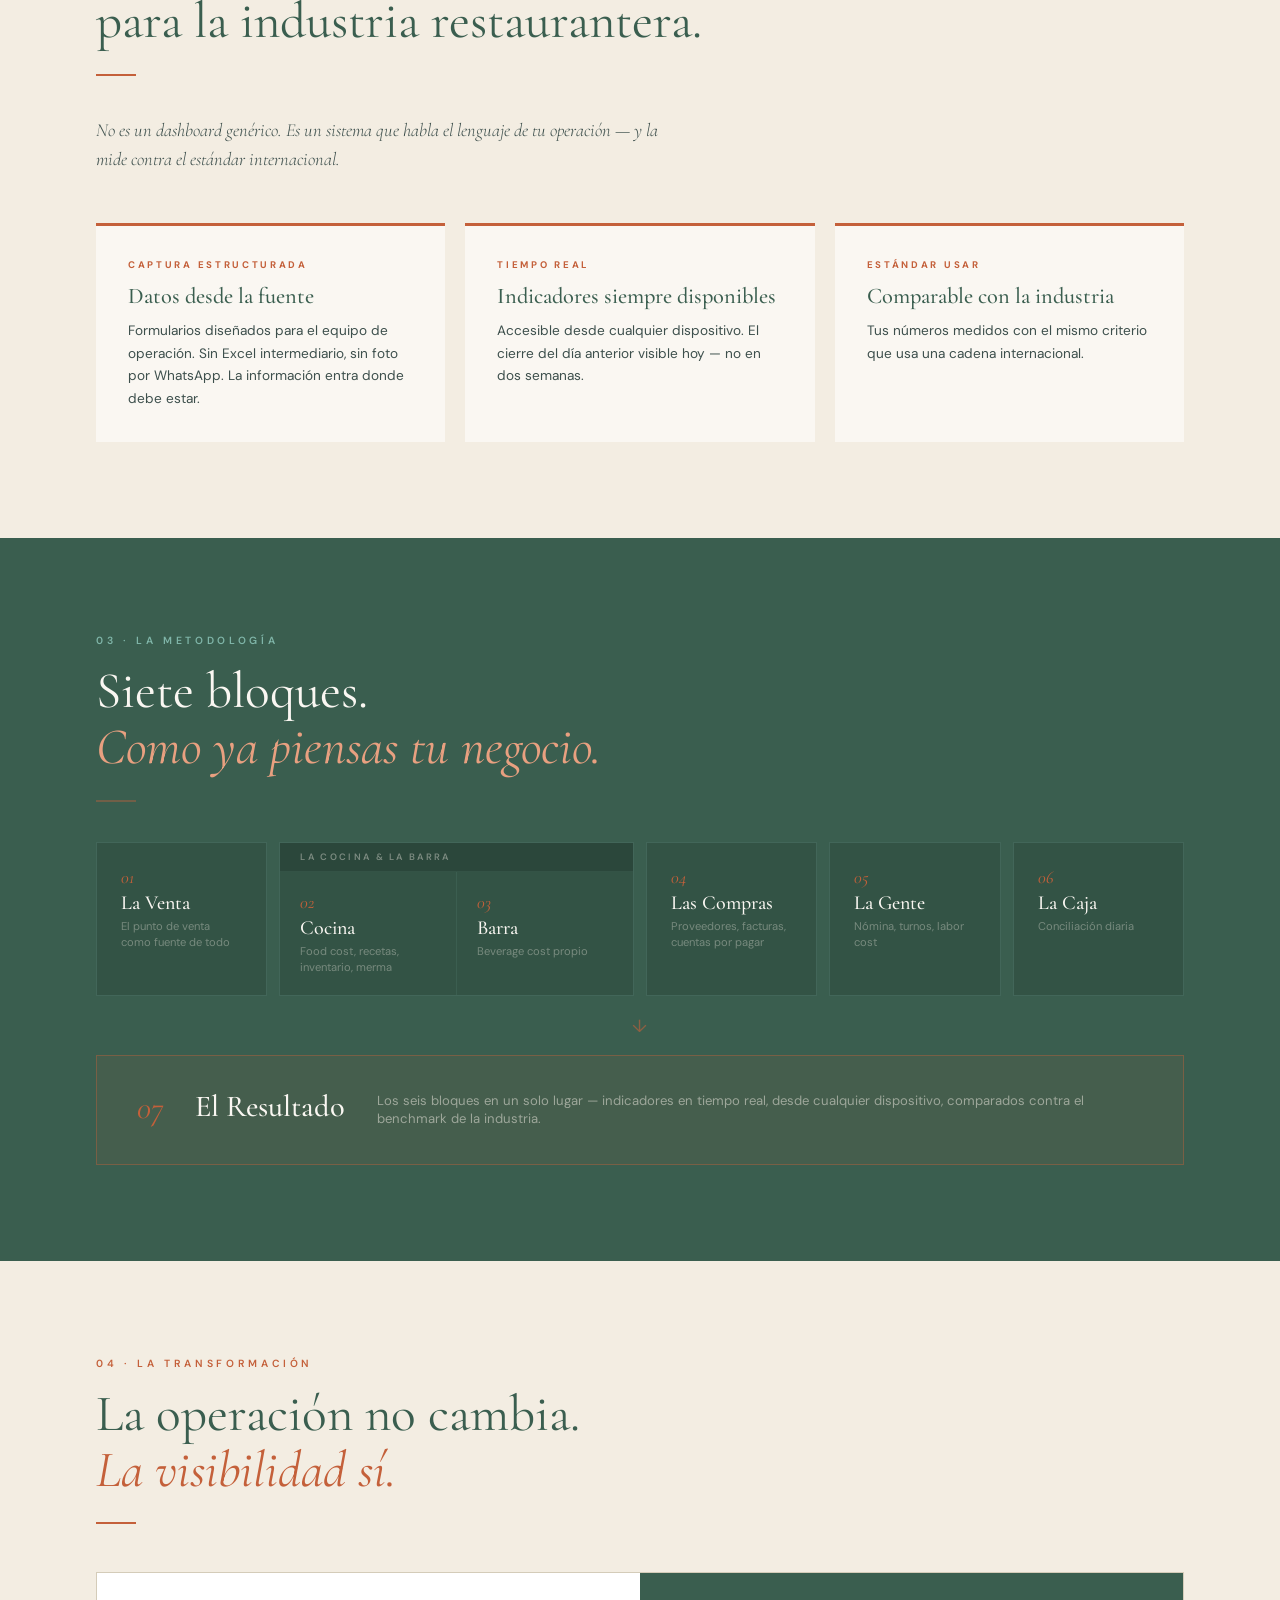
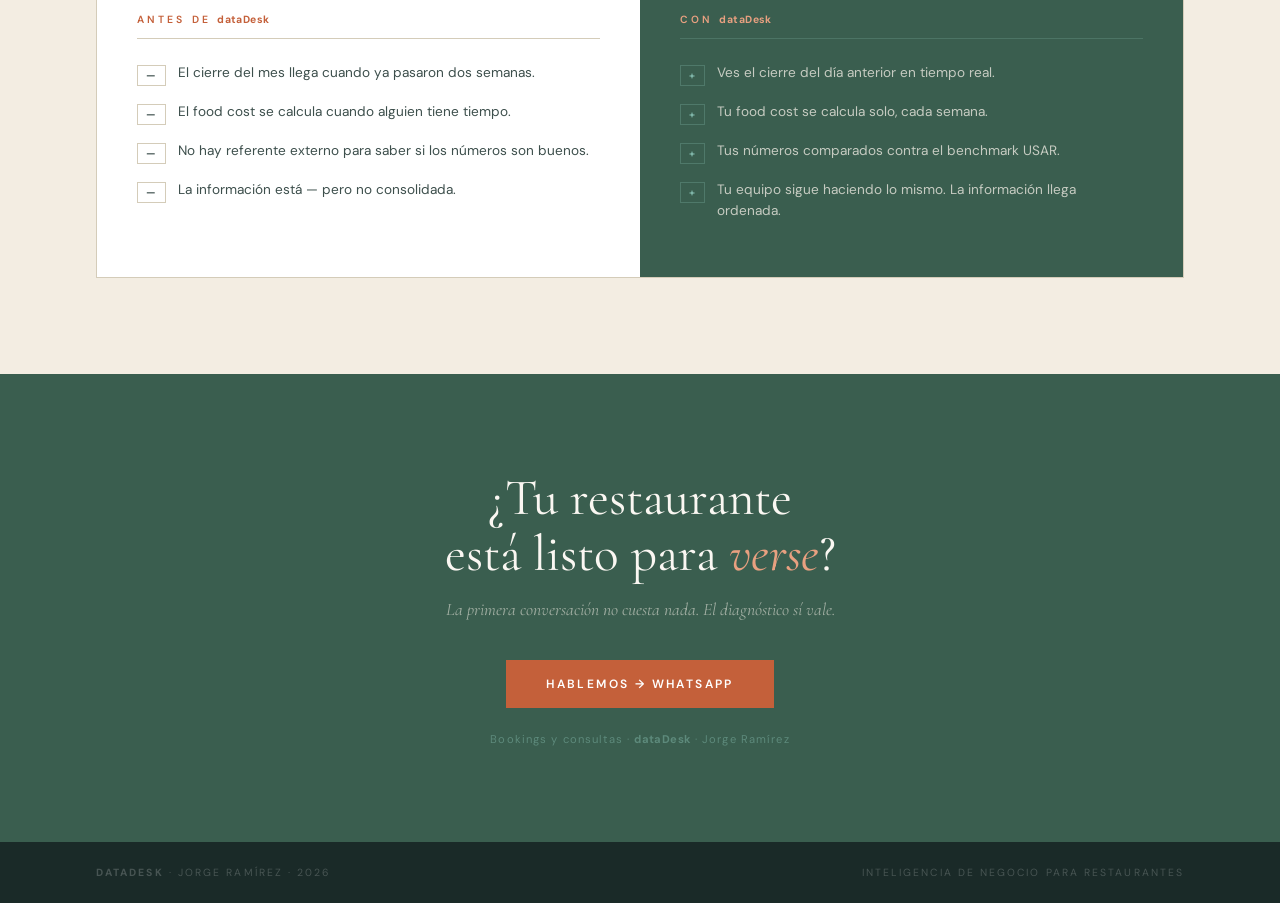
<file: restaurantes.html>
<!DOCTYPE html>
<html lang="es">
<head>
  <meta charset="UTF-8">
  <meta name="viewport" content="width=device-width, initial-scale=1.0">
  <title>dataDesk · Restaurantes</title>
  <link rel="stylesheet" href="styles.css">
  <style>
    body {
      background: var(--paper);
      color: var(--ink);
    }

    /* ===== FADE IN ===== */
    .fade-in {
      opacity: 0;
      transform: translateY(24px);
      transition: opacity 0.7s ease, transform 0.7s ease;
    }
    .fade-in.visible {
      opacity: 1;
      transform: translateY(0);
    }

    /* ===== HERO ===== */
    .hero {
      min-height: 100vh;
      background: var(--green);
      display: flex;
      flex-direction: column;
      justify-content: flex-end;
      padding: 8rem 6rem 5rem;
      position: relative;
      overflow: hidden;
    }

    .hero::before {
      content: '';
      position: absolute;
      inset: 0;
      background:
        radial-gradient(circle at 85% 15%, rgba(196,96,58,0.18) 0%, transparent 45%),
        radial-gradient(circle at 15% 85%, rgba(127,181,168,0.1) 0%, transparent 45%);
    }

    .hero-eyebrow {
      font-size: 0.7rem;
      font-weight: 600;
      letter-spacing: 0.35em;
      text-transform: uppercase;
      color: var(--green-soft);
      margin-bottom: 1.5rem;
      position: relative;
    }

    .hero-title {
      font-family: 'Cormorant Garamond', serif;
      font-size: clamp(3rem, 6vw, 5.5rem);
      font-weight: 300;
      line-height: 1.05;
      color: var(--paper);
      max-width: 900px;
      position: relative;
      margin-bottom: 1rem;
    }

    .hero-title em {
      font-style: italic;
      color: var(--terracotta-soft);
    }

    .hero-sub {
      font-family: 'Cormorant Garamond', serif;
      font-size: 1.25rem;
      font-weight: 300;
      font-style: italic;
      color: rgba(245,240,232,0.6);
      max-width: 560px;
      line-height: 1.5;
      position: relative;
      margin-bottom: 3rem;
    }

    .hero-stats {
      display: grid;
      grid-template-columns: repeat(3, auto);
      gap: 0;
      position: relative;
      border-top: 1px solid rgba(127,181,168,0.25);
      padding-top: 2rem;
      max-width: 680px;
    }

    .hero-stat {
      padding-right: 2.5rem;
      border-right: 1px solid rgba(127,181,168,0.2);
      margin-right: 2.5rem;
    }

    .hero-stat:last-child {
      border-right: none;
      margin-right: 0;
    }

    .stat-num {
      font-family: 'Cormorant Garamond', serif;
      font-size: 3rem;
      font-weight: 400;
      font-style: italic;
      color: var(--terracotta-soft);
      line-height: 1;
      display: block;
    }

    .stat-label {
      font-size: 0.65rem;
      font-weight: 600;
      letter-spacing: 0.2em;
      text-transform: uppercase;
      color: var(--green-soft);
      margin-top: 0.4rem;
      line-height: 1.4;
      display: block;
    }

    .hero-note {
      margin-top: 1.5rem;
      font-size: 0.72rem;
      color: rgba(127,181,168,0.5);
      font-style: italic;
      position: relative;
    }

    /* ===== SECTION BASE ===== */
    section {
      padding: 6rem;
    }

    .section-label {
      font-size: 0.65rem;
      font-weight: 600;
      letter-spacing: 0.35em;
      text-transform: uppercase;
      color: var(--terracotta);
      margin-bottom: 1rem;
      display: block;
    }

    .section-title {
      font-family: 'Cormorant Garamond', serif;
      font-size: clamp(2rem, 4vw, 3.5rem);
      font-weight: 400;
      line-height: 1.1;
      color: var(--green);
      margin-bottom: 1rem;
    }

    .section-title em {
      font-style: italic;
      color: var(--terracotta);
    }

    .section-lead {
      font-family: 'Cormorant Garamond', serif;
      font-size: 1.2rem;
      font-weight: 300;
      font-style: italic;
      color: var(--ink-soft);
      max-width: 640px;
      line-height: 1.6;
      margin-bottom: 3rem;
    }

    .divider {
      width: 40px;
      height: 2px;
      background: var(--terracotta);
      margin: 1.5rem 0 2.5rem;
      border: none;
    }

    /* ===== EL PROBLEMA (comprimido) ===== */
    .problema {
      background: var(--paper);
    }

    .problema-texto {
      max-width: 620px;
    }

    .problema-texto p {
      font-size: 0.95rem;
      line-height: 1.85;
      color: var(--ink-soft);
    }

    .problema-texto p strong {
      color: var(--ink);
      font-weight: 600;
    }

    /* ===== EL SISTEMA (nuevo) ===== */
    .el-sistema {
      background: var(--paper-warm);
    }

    .el-sistema .section-label { color: var(--terracotta); }
    .el-sistema .section-title { color: var(--green); }

    .sistema-subtitle {
      font-family: 'Cormorant Garamond', serif;
      font-size: 1.15rem;
      font-style: italic;
      font-weight: 300;
      color: var(--ink-soft);
      max-width: 580px;
      line-height: 1.6;
      margin-bottom: 3rem;
    }

    .sistema-grid {
      display: grid;
      grid-template-columns: repeat(3, 1fr);
      gap: 1.25rem;
    }

    .sistema-card {
      background: var(--paper);
      border-top: 3px solid var(--terracotta);
      padding: 2rem;
    }

    .sistema-card-tag {
      font-size: 0.6rem;
      font-weight: 700;
      letter-spacing: 0.28em;
      text-transform: uppercase;
      color: var(--terracotta);
      margin-bottom: 0.75rem;
      display: block;
    }

    .sistema-card-title {
      font-family: 'Cormorant Garamond', serif;
      font-size: 1.4rem;
      font-weight: 500;
      color: var(--green);
      margin-bottom: 0.75rem;
      line-height: 1.15;
    }

    .sistema-card-desc {
      font-size: 0.85rem;
      line-height: 1.65;
      color: var(--ink-soft);
    }

    /* ===== METODOLOGÍA (visual mapa) ===== */
    .metodologia {
      background: var(--green);
    }

    .metodologia .section-label { color: var(--green-soft); }
    .metodologia .section-title { color: var(--paper); }
    .metodologia .section-title em { color: var(--terracotta-soft); }
    .metodologia .divider { background: rgba(196,96,58,0.4); }

    .mapa-grid {
      display: grid;
      grid-template-columns: repeat(6, 1fr);
      gap: 0.75rem;
      margin-top: 2.5rem;
    }

    .mapa-bloque {
      border: 1px solid rgba(127,181,168,0.2);
      padding: 1.5rem;
      background: rgba(0,0,0,0.12);
    }

    .mapa-bloque-doble {
      grid-column: span 2;
      border: 1px solid rgba(127,181,168,0.2);
      background: rgba(0,0,0,0.12);
      display: flex;
      flex-direction: column;
    }

    .mapa-bloque-doble-header {
      padding: 0.5rem 1.25rem;
      background: rgba(0,0,0,0.15);
      font-size: 0.58rem;
      font-weight: 600;
      letter-spacing: 0.25em;
      text-transform: uppercase;
      color: rgba(245,240,232,0.4);
      border-bottom: 1px solid rgba(127,181,168,0.1);
    }

    .mapa-bloque-doble-body {
      display: grid;
      grid-template-columns: 1fr 1fr;
      flex: 1;
    }

    .mapa-bloque-sub {
      padding: 1.25rem;
    }

    .mapa-bloque-sub:first-child {
      border-right: 1px solid rgba(127,181,168,0.12);
    }

    .mapa-num {
      font-family: 'Cormorant Garamond', serif;
      font-style: italic;
      font-size: 1.1rem;
      color: var(--terracotta);
      display: block;
      margin-bottom: 0.3rem;
    }

    .mapa-name {
      font-family: 'Cormorant Garamond', serif;
      font-weight: 500;
      font-size: 1.25rem;
      color: var(--paper);
      line-height: 1;
      margin-bottom: 0.4rem;
    }

    .mapa-desc {
      font-size: 0.7rem;
      color: rgba(245,240,232,0.35);
      line-height: 1.4;
    }

    .mapa-arrow {
      grid-column: span 6;
      text-align: center;
      padding: 0.4rem 0;
      color: rgba(196,96,58,0.6);
      font-size: 1.1rem;
      letter-spacing: 0.1em;
    }

    .mapa-resultado {
      grid-column: span 6;
      border: 1px solid rgba(196,96,58,0.4);
      background: rgba(196,96,58,0.08);
      padding: 2rem 2.5rem;
      display: flex;
      align-items: center;
      gap: 2rem;
    }

    .mapa-resultado .mapa-num {
      font-size: 2rem;
      flex-shrink: 0;
    }

    .mapa-resultado .mapa-name {
      font-size: 1.9rem;
      flex-shrink: 0;
    }

    .mapa-resultado .mapa-desc {
      font-size: 0.82rem;
      color: rgba(245,240,232,0.5);
      flex: 1;
    }

    /* ===== ANTES / DESPUÉS (comprimido) ===== */
    .comparacion {
      background: var(--paper-warm);
      padding-top: 0;
    }

    .comp-grid {
      display: grid;
      grid-template-columns: 1fr 1fr;
      gap: 0;
      margin-top: 3rem;
      border: 1px solid var(--line);
    }

    .comp-col {
      padding: 2.5rem;
      background: var(--white);
    }

    .comp-col.despues {
      background: var(--green);
      color: var(--paper);
    }

    .comp-header {
      font-size: 0.65rem;
      font-weight: 600;
      letter-spacing: 0.3em;
      text-transform: uppercase;
      color: var(--terracotta);
      margin-bottom: 1.5rem;
      padding-bottom: 0.75rem;
      border-bottom: 1px solid var(--line);
    }

    .comp-col.despues .comp-header {
      color: var(--terracotta-soft);
      border-bottom-color: rgba(127,181,168,0.25);
    }

    .comp-item {
      display: flex;
      gap: 0.75rem;
      margin-bottom: 1rem;
      align-items: flex-start;
    }

    .comp-icon {
      font-size: 0.65rem;
      font-weight: 700;
      letter-spacing: 0.1em;
      padding: 0.2rem 0.5rem;
      border: 1px solid var(--line);
      color: var(--ink-soft);
      flex-shrink: 0;
      margin-top: 0.1rem;
    }

    .comp-col.despues .comp-icon {
      border-color: rgba(127,181,168,0.3);
      color: var(--green-soft);
    }

    .comp-item-text {
      font-size: 0.85rem;
      color: var(--ink-soft);
      line-height: 1.5;
    }

    .comp-col.despues .comp-item-text {
      color: rgba(245,240,232,0.75);
    }

    /* ===== CTA ===== */
    .cta-section {
      background: var(--green);
      text-align: center;
      padding: 6rem;
    }

    .cta-section .section-title {
      color: var(--paper);
      max-width: 600px;
      margin: 0 auto 1rem;
    }

    .cta-section .section-title em { color: var(--terracotta-soft); }

    .cta-sub {
      font-family: 'Cormorant Garamond', serif;
      font-size: 1.1rem;
      font-style: italic;
      color: rgba(245,240,232,0.55);
      margin-bottom: 2.5rem;
    }

    .cta-btn {
      display: inline-flex;
      align-items: center;
      gap: 0.75rem;
      background: var(--terracotta);
      color: var(--white);
      text-decoration: none;
      padding: 1rem 2.5rem;
      font-size: 0.75rem;
      font-weight: 600;
      letter-spacing: 0.2em;
      text-transform: uppercase;
      transition: background 0.2s;
    }

    .cta-btn:hover { background: var(--terracotta-soft); }

    .cta-note {
      margin-top: 1.5rem;
      font-size: 0.7rem;
      color: rgba(127,181,168,0.5);
      letter-spacing: 0.1em;
    }

    /* PAGE FOOTER */
    .page-footer {
      background: var(--ink);
      padding: 1.5rem 6rem;
      display: flex;
      justify-content: space-between;
      align-items: center;
    }

    .page-footer span {
      font-size: 0.65rem;
      letter-spacing: 0.2em;
      text-transform: uppercase;
      color: rgba(255,255,255,0.2);
    }

    /* ── Tablet ── */
    @media (max-width: 900px) {
      section { padding: 4rem 2rem; }
      .hero { padding: 7rem 2rem 3rem; }
      .hero-stats { max-width: 100%; }
      .hero-stat { padding-right: 1.5rem; margin-right: 1.5rem; }
      .sistema-grid { grid-template-columns: 1fr; }
      .comp-grid { grid-template-columns: 1fr; }
      .kpi-grid { grid-template-columns: 1fr; }
      .kpi.prime { grid-column: span 1; }
      .mapa-grid { grid-template-columns: repeat(3, 1fr); }
      .mapa-bloque-doble { grid-column: span 3; }
      .mapa-arrow, .mapa-resultado { grid-column: span 3; }
      .cta-section { padding: 4rem 2rem; }
      .page-footer { padding: 1.5rem 2rem; flex-direction: column; gap: 0.5rem; }
    }

    /* ── Móvil ── */
    @media (max-width: 560px) {
      section { padding: 3rem 1.25rem; }
      .hero { padding: 5.5rem 1.25rem 2.5rem; }
      .hero-stats { grid-template-columns: 1fr; gap: 0; }
      .hero-stat {
        padding-right: 0; margin-right: 0;
        border-right: none;
        border-bottom: 1px solid rgba(127,181,168,0.2);
        padding-bottom: 1.25rem; margin-bottom: 1.25rem;
      }
      .hero-stat:last-child { border-bottom: none; margin-bottom: 0; padding-bottom: 0; }
      .stat-num { font-size: 2.4rem; }
      .mapa-grid { grid-template-columns: 1fr; }
      .mapa-bloque-doble { grid-column: span 1; }
      .mapa-bloque-doble-body { grid-template-columns: 1fr; }
      .mapa-bloque-sub:first-child { border-right: none; border-bottom: 1px solid rgba(127,181,168,0.12); }
      .mapa-arrow, .mapa-resultado { grid-column: span 1; }
      .mapa-resultado { flex-direction: column; gap: 0.5rem; }
      .comp-col { padding: 1.75rem 1.25rem; }
      .cta-section { padding: 3rem 1.25rem; }
      .page-footer { padding: 1.25rem; }
    }

    .site-nav { background: rgba(30,60,45,0.97) !important; border-bottom-color: rgba(127,181,168,0.2) !important; }
    .nav-brand { text-transform: none !important; letter-spacing: 0.03em !important; }
    .nav-links { display: none; }
    .brand-inline { text-transform: none; letter-spacing: 0.04em; font-weight: 700; }

    :root {
      --green: #3a5e4f;
      --paper: #faf7f2;
      --paper-warm: #f3ede2;
    }

    .hero {
      background: linear-gradient(160deg, #3a5e4f 0%, #2d4a3e 50%, #1e3328 100%);
    }

    .comparacion { padding-top: 6rem; }

    .hero-note-fuente {
      display: block;
      margin-top: 0.4rem;
      font-size: 0.62rem;
      color: rgba(127,181,168,0.3);
      font-style: normal;
      letter-spacing: 0.1em;
    }
  </style>
</head>
<body>

  <nav class="site-nav">
    <a href="index.html" class="nav-brand">Jorge Ramírez <span>by dataDesk</span></a>
    <ul class="nav-links">
      <li><a href="restaurantes.html" class="active">Restaurantes</a></li>
      <li><a href="jorgeramirez/index.html">Mi trabajo</a></li>
      <li><a href="acerca.html">Acerca de mí</a></li>
    </ul>
  </nav>

  <!-- HERO -->
  <section class="hero">
    <h1 class="hero-title">Tu restaurante<br>ya genera<br><em>sus propios datos.</em></h1>
    <p class="hero-sub">Márgenes ajustados, costos que se mueven y decisiones que no pueden esperar dos semanas. Tu operación ya genera los números — la pregunta es si los estás leyendo a tiempo.</p>

    <div class="hero-stats">
      <div class="hero-stat">
        <span class="stat-num">3–5%</span>
        <span class="stat-label">Margen neto promedio<br>restaurante full-service</span>
      </div>
      <div class="hero-stat">
        <span class="stat-num">30–35%</span>
        <span class="stat-label">Peso de nómina<br>sobre ventas totales</span>
      </div>
      <div class="hero-stat">
        <span class="stat-num">&lt;60%</span>
        <span class="stat-label">Umbral de prime cost<br>para ser rentable</span>
      </div>
    </div>
    <p class="hero-note">
      Estos son los indicadores de la industria. ¿Sabes dónde están los tuyos?
      <span class="hero-note-fuente">· Fuente: NRA Restaurant Operations Data Abstract, 2025</span>
    </p>
  </section>

  <!-- EL PROBLEMA (comprimido) -->
  <section class="problema fade-in">
    <span class="section-label">01 · El contexto</span>
    <h2 class="section-title">El operador<br><em>a ciegas.</em></h2>
    <hr class="divider">

    <div class="problema-texto">
      <p>Está en el POS, en las facturas, en la nómina. No falta información — falta que alguien la ponga junta. Cuando llega consolidada, ya es tarde para actuar.<br><br><strong>Eso tiene solución.</strong></p>
    </div>
  </section>

  <!-- EL SISTEMA (nuevo) -->
  <section class="el-sistema fade-in">
    <span class="section-label">02 · El producto</span>
    <h2 class="section-title">Un aplicativo construido<br>para la industria restaurantera.</h2>
    <hr class="divider">
    <p class="sistema-subtitle">No es un dashboard genérico. Es un sistema que habla el lenguaje de tu operación — y la mide contra el estándar internacional.</p>

    <div class="sistema-grid">
      <div class="sistema-card">
        <span class="sistema-card-tag">Captura estructurada</span>
        <h3 class="sistema-card-title">Datos desde la fuente</h3>
        <p class="sistema-card-desc">Formularios diseñados para el equipo de operación. Sin Excel intermediario, sin foto por WhatsApp. La información entra donde debe estar.</p>
      </div>
      <div class="sistema-card">
        <span class="sistema-card-tag">Tiempo real</span>
        <h3 class="sistema-card-title">Indicadores siempre disponibles</h3>
        <p class="sistema-card-desc">Accesible desde cualquier dispositivo. El cierre del día anterior visible hoy — no en dos semanas.</p>
      </div>
      <div class="sistema-card">
        <span class="sistema-card-tag">Estándar USAR</span>
        <h3 class="sistema-card-title">Comparable con la industria</h3>
        <p class="sistema-card-desc">Tus números medidos con el mismo criterio que usa una cadena internacional.</p>
      </div>
    </div>
  </section>

  <!-- LA METODOLOGÍA (visual) -->
  <section class="metodologia fade-in">
    <span class="section-label">03 · La metodología</span>
    <h2 class="section-title">Siete bloques.<br><em>Como ya piensas tu negocio.</em></h2>
    <hr class="divider">

    <div class="mapa-grid">

      <div class="mapa-bloque">
        <span class="mapa-num">01</span>
        <div class="mapa-name">La Venta</div>
        <p class="mapa-desc">El punto de venta como fuente de todo</p>
      </div>

      <div class="mapa-bloque-doble">
        <div class="mapa-bloque-doble-header">La Cocina &amp; La Barra</div>
        <div class="mapa-bloque-doble-body">
          <div class="mapa-bloque-sub">
            <span class="mapa-num">02</span>
            <div class="mapa-name">Cocina</div>
            <p class="mapa-desc">Food cost, recetas, inventario, merma</p>
          </div>
          <div class="mapa-bloque-sub">
            <span class="mapa-num">03</span>
            <div class="mapa-name">Barra</div>
            <p class="mapa-desc">Beverage cost propio</p>
          </div>
        </div>
      </div>

      <div class="mapa-bloque">
        <span class="mapa-num">04</span>
        <div class="mapa-name">Las Compras</div>
        <p class="mapa-desc">Proveedores, facturas, cuentas por pagar</p>
      </div>

      <div class="mapa-bloque">
        <span class="mapa-num">05</span>
        <div class="mapa-name">La Gente</div>
        <p class="mapa-desc">Nómina, turnos, labor cost</p>
      </div>

      <div class="mapa-bloque">
        <span class="mapa-num">06</span>
        <div class="mapa-name">La Caja</div>
        <p class="mapa-desc">Conciliación diaria</p>
      </div>

      <div class="mapa-arrow">↓</div>

      <div class="mapa-resultado">
        <span class="mapa-num">07</span>
        <div class="mapa-name">El Resultado</div>
        <p class="mapa-desc">Los seis bloques en un solo lugar — indicadores en tiempo real, desde cualquier dispositivo, comparados contra el benchmark de la industria.</p>
      </div>

    </div>
  </section>

  <!-- ANTES / DESPUÉS (comprimido) -->
  <section class="comparacion fade-in">
    <span class="section-label">04 · La transformación</span>
    <h2 class="section-title">La operación no cambia.<br><em>La visibilidad sí.</em></h2>
    <hr class="divider">

    <div class="comp-grid">
      <div class="comp-col">
        <div class="comp-header">Antes de <span class="brand-inline">dataDesk</span></div>
        <div class="comp-item">
          <span class="comp-icon">—</span>
          <p class="comp-item-text">El cierre del mes llega cuando ya pasaron dos semanas.</p>
        </div>
        <div class="comp-item">
          <span class="comp-icon">—</span>
          <p class="comp-item-text">El food cost se calcula cuando alguien tiene tiempo.</p>
        </div>
        <div class="comp-item">
          <span class="comp-icon">—</span>
          <p class="comp-item-text">No hay referente externo para saber si los números son buenos.</p>
        </div>
        <div class="comp-item">
          <span class="comp-icon">—</span>
          <p class="comp-item-text">La información está — pero no consolidada.</p>
        </div>
      </div>

      <div class="comp-col despues">
        <div class="comp-header">Con <span class="brand-inline">dataDesk</span></div>
        <div class="comp-item">
          <span class="comp-icon">+</span>
          <p class="comp-item-text">Ves el cierre del día anterior en tiempo real.</p>
        </div>
        <div class="comp-item">
          <span class="comp-icon">+</span>
          <p class="comp-item-text">Tu food cost se calcula solo, cada semana.</p>
        </div>
        <div class="comp-item">
          <span class="comp-icon">+</span>
          <p class="comp-item-text">Tus números comparados contra el benchmark USAR.</p>
        </div>
        <div class="comp-item">
          <span class="comp-icon">+</span>
          <p class="comp-item-text">Tu equipo sigue haciendo lo mismo. La información llega ordenada.</p>
        </div>
      </div>
    </div>
  </section>

  <!-- CTA -->
  <section class="cta-section fade-in">
    <h2 class="section-title">¿Tu restaurante<br>está listo para <em>verse</em>?</h2>
    <p class="cta-sub">La primera conversación no cuesta nada. El diagnóstico sí vale.</p>
    <a href="https://wa.me/525543183792" class="cta-btn">Hablemos → WhatsApp</a>
    <p class="cta-note">Bookings y consultas · <span class="brand-inline">dataDesk</span> · Jorge Ramírez</p>
  </section>

  <footer class="page-footer">
    <span><span class="brand-inline">dataDesk</span> · Jorge Ramírez · 2026</span>
    <span>Inteligencia de negocio para restaurantes</span>
  </footer>

  <a href="https://wa.me/525543183792" class="wa-float" target="_blank" aria-label="WhatsApp">
    <svg viewBox="0 0 24 24" xmlns="http://www.w3.org/2000/svg">
      <path d="M17.472 14.382c-.297-.149-1.758-.867-2.03-.967-.273-.099-.471-.148-.67.15-.197.297-.767.966-.94 1.164-.173.199-.347.223-.644.075-.297-.15-1.255-.463-2.39-1.475-.883-.788-1.48-1.761-1.653-2.059-.173-.297-.018-.458.13-.606.134-.133.298-.347.446-.52.149-.174.198-.298.298-.497.099-.198.05-.371-.025-.52-.075-.149-.669-1.612-.916-2.207-.242-.579-.487-.5-.669-.51-.173-.008-.371-.01-.57-.01-.198 0-.52.074-.792.372-.272.297-1.04 1.016-1.04 2.479 0 1.462 1.065 2.875 1.213 3.074.149.198 2.096 3.2 5.077 4.487.709.306 1.262.489 1.694.625.712.227 1.36.195 1.871.118.571-.085 1.758-.719 2.006-1.413.248-.694.248-1.289.173-1.413-.074-.124-.272-.198-.57-.347z"/>
      <path d="M12 0C5.373 0 0 5.373 0 12c0 2.124.558 4.122 1.535 5.854L.057 23.215a.75.75 0 0 0 .921.921l5.361-1.478A11.945 11.945 0 0 0 12 24c6.627 0 12-5.373 12-12S18.627 0 12 0zm0 21.75a9.714 9.714 0 0 1-5.003-1.384l-.36-.214-3.733 1.028 1.028-3.733-.214-.36A9.714 9.714 0 0 1 2.25 12C2.25 6.615 6.615 2.25 12 2.25S21.75 6.615 21.75 12 17.385 21.75 12 21.75z"/>
    </svg>
  </a>

  <script src="script.js"></script>
</body>
</html>
</file>
<file: styles.css>
@import url('https://fonts.googleapis.com/css2?family=Cormorant+Garamond:ital,wght@0,300;0,400;0,500;0,600;1,300;1,400;1,500&family=DM+Sans:wght@300;400;500;600&display=swap');

:root {
  --ink: #1a2a28;
  --ink-soft: #3d4f4c;
  --paper: #f5f0e8;
  --paper-warm: #ebe4d6;
  --green: #2d4a3e;
  --green-mid: #4a7c6f;
  --green-soft: #7fb5a8;
  --terracotta: #c4603a;
  --terracotta-soft: #e8a080;
  --line: #d4ccb9;
  --blue-deep: #0d1f3c;
  --blue-mid: #1a3a6b;
  --blue-soft: #2e5fa3;
  --blue-accent: #4a90d9;
  --white: #ffffff;
  --off-white: #f0f4f8;
  --orange: #e67e22;
}

* { box-sizing: border-box; margin: 0; padding: 0; }

body {
  font-family: 'DM Sans', sans-serif;
  -webkit-font-smoothing: antialiased;
}

.site-nav {
  position: fixed;
  top: 0; left: 0; right: 0;
  z-index: 100;
  display: flex;
  justify-content: space-between;
  align-items: center;
  padding: 1.2rem 3rem;
  background: rgba(13, 31, 60, 0.95);
  backdrop-filter: blur(8px);
  border-bottom: 1px solid rgba(74, 144, 217, 0.15);
}

.nav-brand {
  font-family: 'DM Sans', sans-serif;
  font-size: 0.8rem;
  font-weight: 600;
  letter-spacing: 0.2em;
  text-transform: uppercase;
  color: var(--white);
  text-decoration: none;
}

.nav-brand span { color: var(--blue-accent); }

.nav-links {
  display: flex;
  gap: 2.5rem;
  list-style: none;
}

.nav-links a {
  font-size: 0.75rem;
  font-weight: 500;
  letter-spacing: 0.15em;
  text-transform: uppercase;
  color: rgba(255,255,255,0.6);
  text-decoration: none;
  transition: color 0.2s;
}

.nav-links a:hover,
.nav-links a.active { color: var(--white); }

.wa-float {
  position: fixed;
  bottom: 1.5rem; right: 1.5rem;
  z-index: 999;
  width: 3rem; height: 3rem;
  background: #25D366;
  border-radius: 50%;
  display: flex;
  align-items: center;
  justify-content: center;
  text-decoration: none;
  opacity: 0;
  transform: scale(0.8);
  transition: opacity 0.3s ease, transform 0.3s ease;
  box-shadow: 0 4px 12px rgba(0,0,0,0.2);
}
.wa-float.visible { opacity: 1; transform: scale(1); }
.wa-float:hover { transform: scale(1.08); background: #20ba5a; }
.wa-float svg { width: 1.4rem; height: 1.4rem; fill: white; }
</file>
